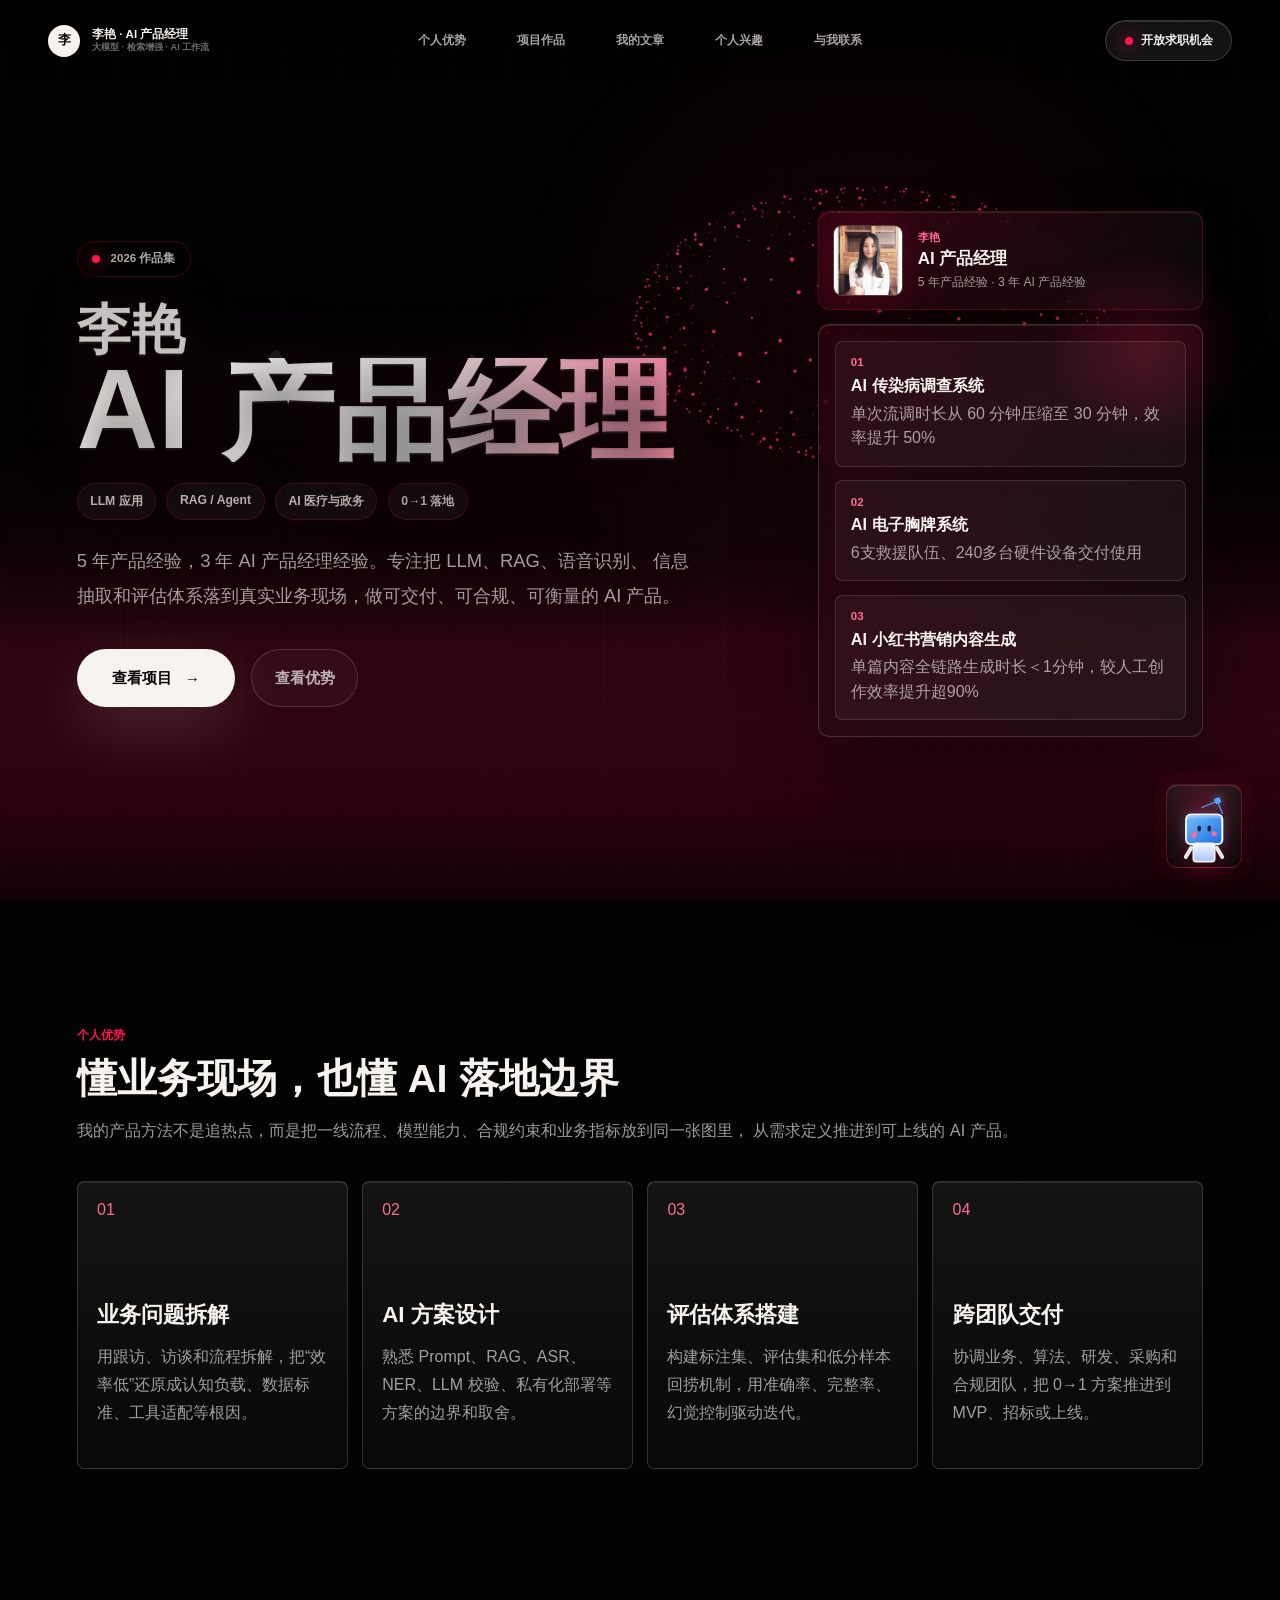
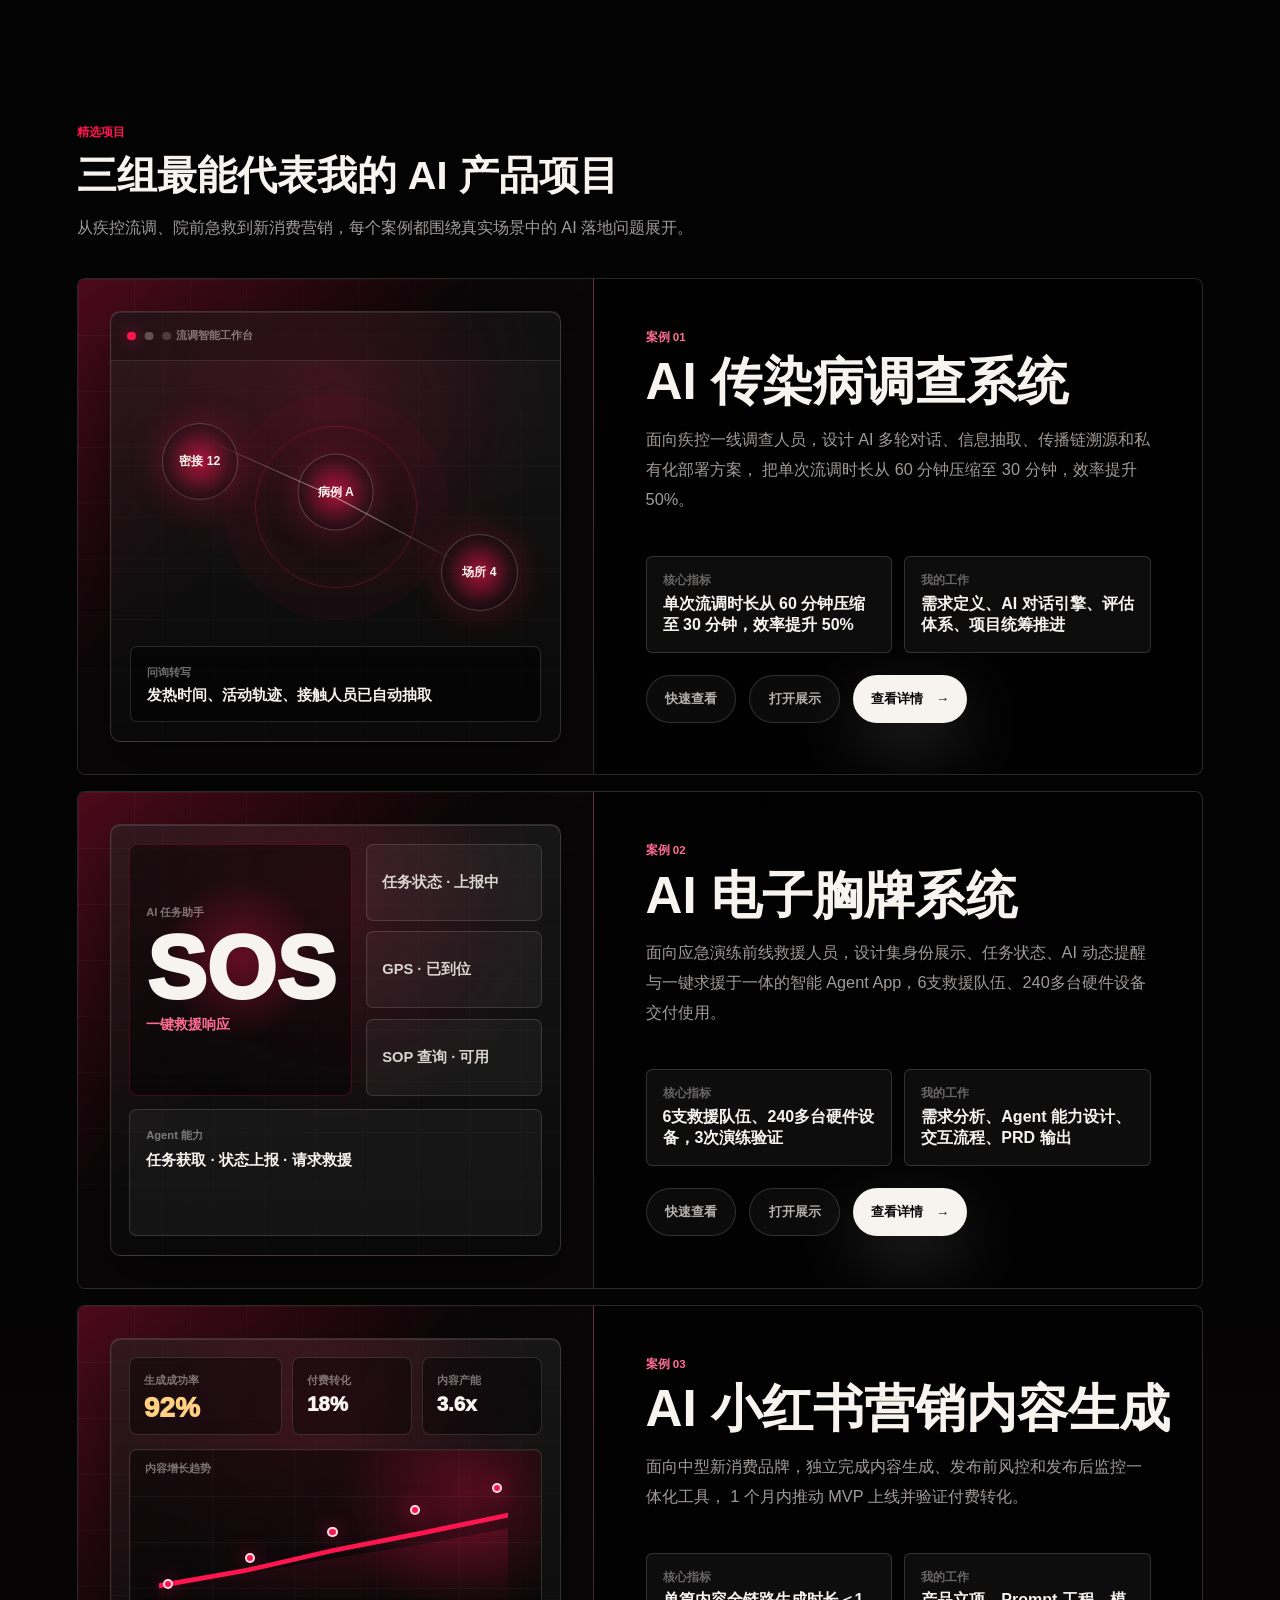
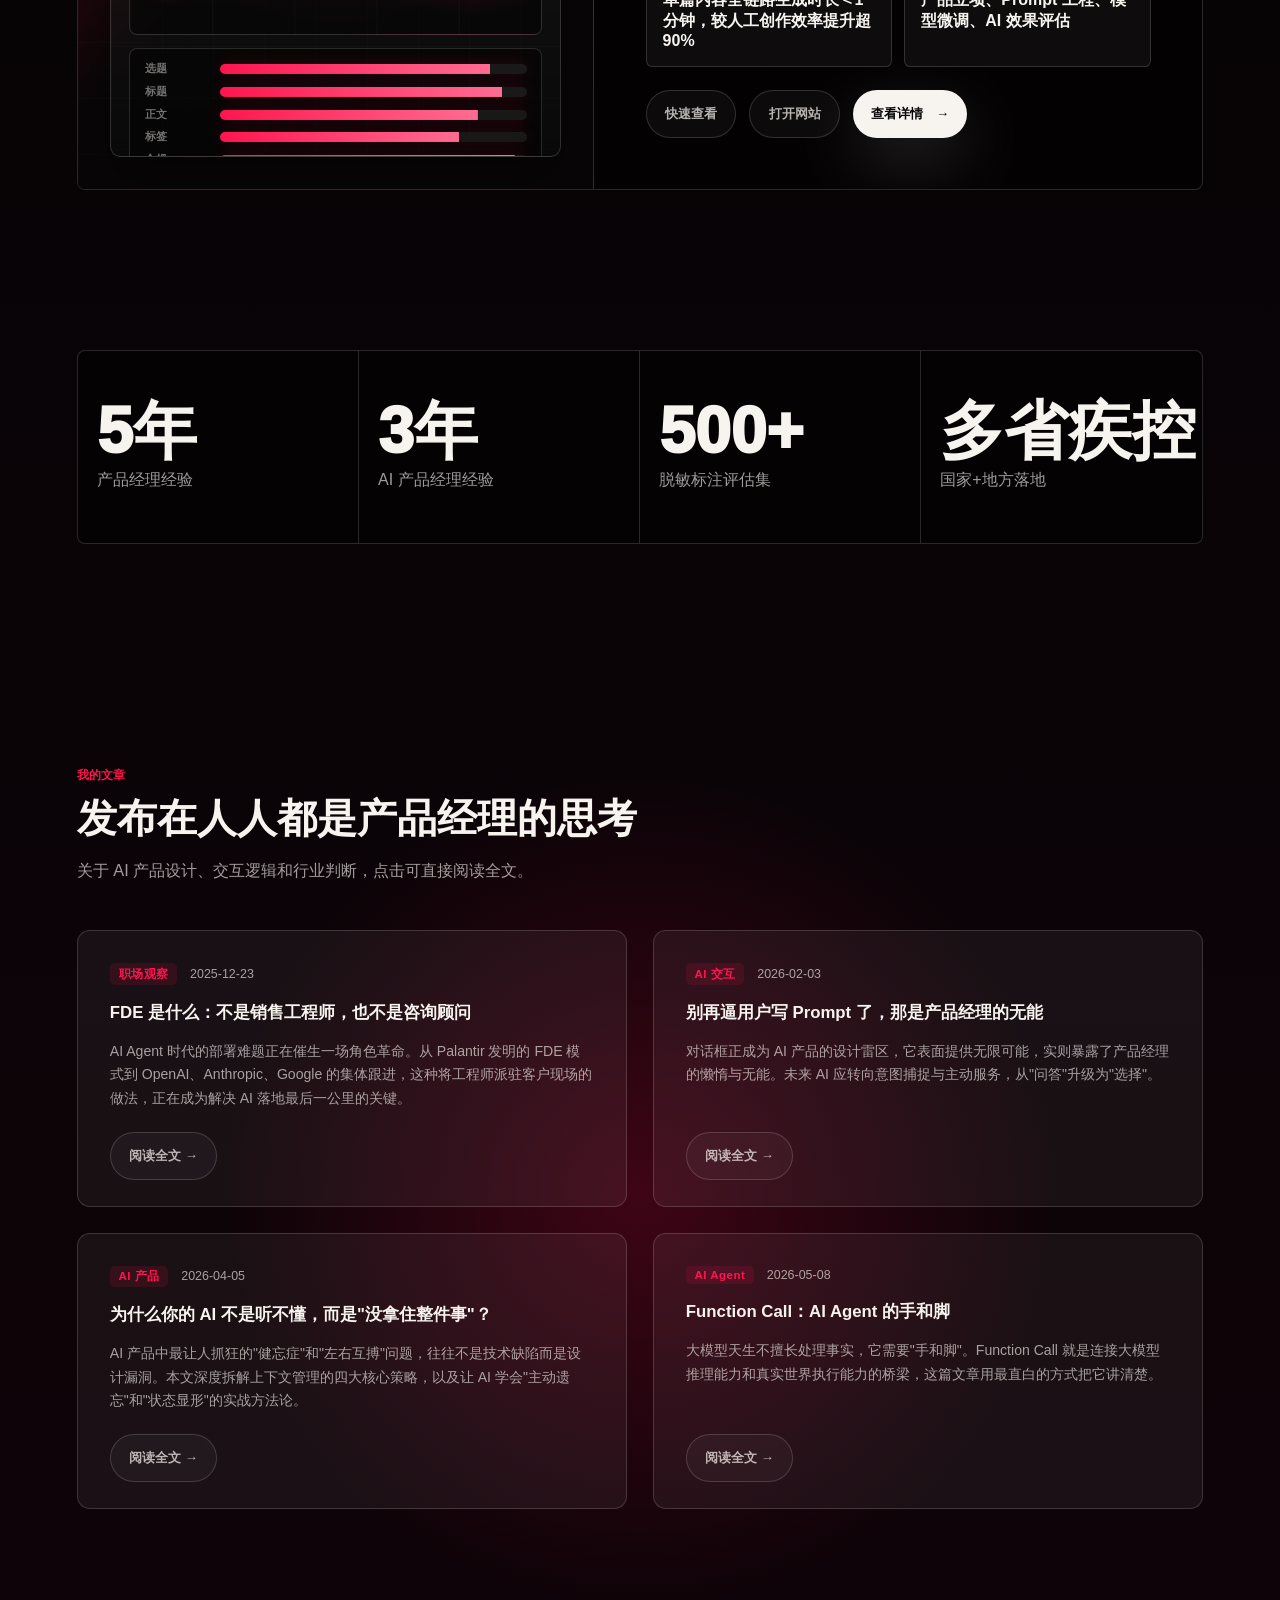
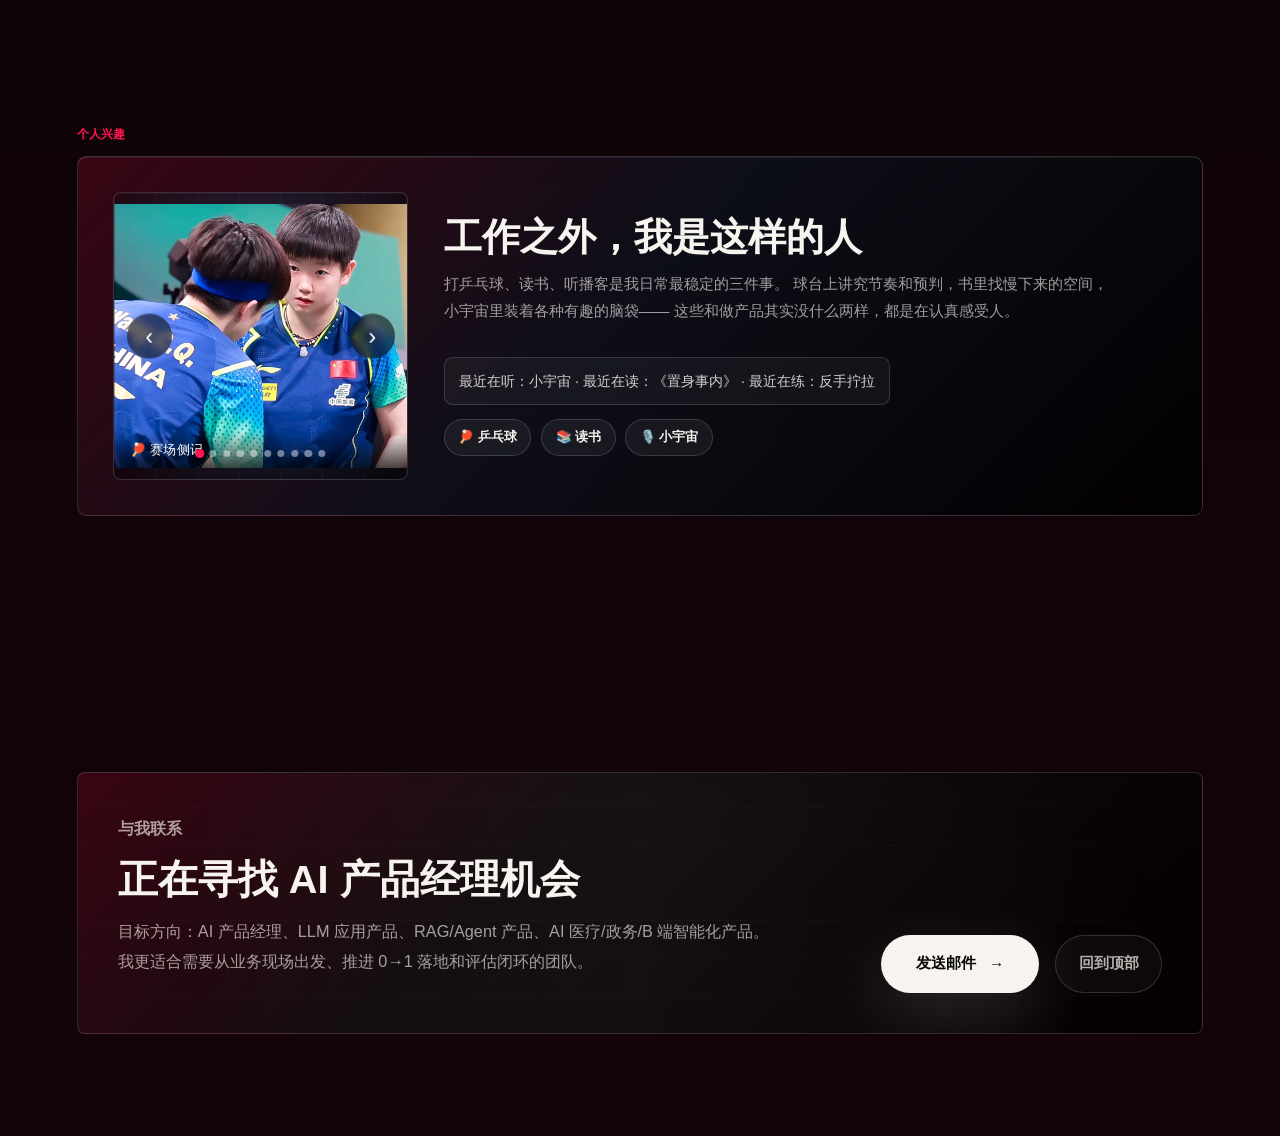
<file: index.html>
<!DOCTYPE html>
<html lang="zh-CN">
  <head>
    <meta charset="UTF-8" />
    <meta name="viewport" content="width=device-width, initial-scale=1.0" />
    <title>李艳 · AI 产品经理作品集</title>
    <meta
      name="description"
      content="李艳 AI 产品经理作品集：LLM 应用、RAG、AI 医疗与政务场景、AIGC 营销工具、产品评估体系。"
    />
    <link rel="stylesheet" href="./styles.css" />
  </head>
  <body>
    <canvas id="particle-field" aria-hidden="true"></canvas>
    <div class="grain" aria-hidden="true"></div>

    <header class="site-header">
      <a class="brand" href="#top" aria-label="返回顶部">
        <span class="brand-mark">李</span>
        <span>
          <strong>李艳 · AI 产品经理</strong>
          <small>大模型 · 检索增强 · AI 工作流</small>
        </span>
      </a>

      <nav class="main-nav" aria-label="主导航">
        <a href="#profile">个人优势</a>
        <a href="#work">项目作品</a>
        <a href="#writing">我的文章</a>
        <a href="#interest">个人兴趣</a>
        <a href="#contact">与我联系</a>
      </nav>

      <button class="availability" type="button" data-contact-modal onclick="openContactModal()">
        <span></span>
        开放求职机会
      </button>
    </header>

    <main id="top">
      <section class="hero" aria-labelledby="hero-title">
        <div class="hero-core">
          <p class="eyebrow"><span></span> 2026 作品集</p>
          <h1 id="hero-title">
            <span>李艳</span>
            <span>AI 产品经理</span>
          </h1>
          <div class="hero-tags" aria-label="核心方向">
            <span>LLM 应用</span>
            <span>RAG / Agent</span>
            <span>AI 医疗与政务</span>
            <span>0→1 落地</span>
          </div>
          <p class="hero-copy">
            5 年产品经验，3 年 AI 产品经理经验。专注把 LLM、RAG、语音识别、
            信息抽取和评估体系落到真实业务现场，做可交付、可合规、可衡量的 AI 产品。
          </p>
          <div class="hero-actions">
            <a class="primary-cta" href="#work">
              查看项目
              <span aria-hidden="true">→</span>
            </a>
            <a class="ghost-cta" href="#profile">查看优势</a>
          </div>
        </div>

        <div class="hero-showcase">
          <aside class="hero-person" aria-label="李艳头像与身份">
            <img src="./assets/liyan-avatar.jpg" alt="李艳头像" />
            <div>
              <span>李艳</span>
              <strong>AI 产品经理</strong>
              <p>5 年产品经验 · 3 年 AI 产品经验</p>
            </div>
          </aside>

          <div class="hero-proof" aria-label="首页项目摘要">
            <div>
              <span>01</span>
              <strong>AI 传染病调查系统</strong>
              <p>单次流调时长从 60 分钟压缩至 30 分钟，效率提升 50%</p>
            </div>
            <div>
              <span>02</span>
              <strong>AI 电子胸牌系统</strong>
              <p>6支救援队伍、240多台硬件设备交付使用</p>
            </div>
            <div>
              <span>03</span>
              <strong>AI 小红书营销内容生成</strong>
              <p>单篇内容全链路生成时长＜1分钟，较人工创作效率提升超90%</p>
            </div>
          </div>
        </div>

        <aside class="hero-panel" aria-label="职业亮点">
          <div class="panel-line">
            <span>方向</span>
            <strong>AI 产品经理 / LLM 应用产品</strong>
          </div>
          <div class="panel-line">
            <span>方法</span>
            <strong>从业务现场到模型评估闭环</strong>
          </div>
          <div class="panel-line">
            <span>价值</span>
            <strong>效率提升 · 合规落地 · 商业验证</strong>
          </div>
        </aside>

      </section>

      <section id="profile" class="section profile-section">
        <div class="section-kicker">个人优势</div>
        <div class="section-head">
          <h2>懂业务现场，也懂 AI 落地边界</h2>
          <p>
            我的产品方法不是追热点，而是把一线流程、模型能力、合规约束和业务指标放到同一张图里，
            从需求定义推进到可上线的 AI 产品。
          </p>
        </div>

        <div class="profile-grid">
          <article class="profile-card reveal">
            <span>01</span>
            <h3>业务问题拆解</h3>
            <p>用跟访、访谈和流程拆解，把“效率低”还原成认知负载、数据标准、工具适配等根因。</p>
          </article>
          <article class="profile-card reveal">
            <span>02</span>
            <h3>AI 方案设计</h3>
            <p>熟悉 Prompt、RAG、ASR、NER、LLM 校验、私有化部署等方案的边界和取舍。</p>
          </article>
          <article class="profile-card reveal">
            <span>03</span>
            <h3>评估体系搭建</h3>
            <p>构建标注集、评估集和低分样本回捞机制，用准确率、完整率、幻觉控制驱动迭代。</p>
          </article>
          <article class="profile-card reveal">
            <span>04</span>
            <h3>跨团队交付</h3>
            <p>协调业务、算法、研发、采购和合规团队，把 0→1 方案推进到 MVP、招标或上线。</p>
          </article>
        </div>
      </section>

      <section id="work" class="section work-section">
        <div class="section-kicker">精选项目</div>
        <div class="section-head">
          <h2>三组最能代表我的 AI 产品项目</h2>
          <p>
            从疾控流调、院前急救到新消费营销，每个案例都围绕真实场景中的 AI 落地问题展开。
          </p>
        </div>

        <div class="work-list">
          <article class="work-item reveal" data-case-card="agent">
            <div class="work-visual visual-agent">
              <div class="case-screen case-screen-agent">
                <div class="case-screen-top">
                  <span></span>
                  <strong>流调智能工作台</strong>
                </div>
                <div class="agent-map">
                  <span class="agent-node node-main">病例 A</span>
                  <span class="agent-node node-b">密接 12</span>
                  <span class="agent-node node-c">场所 4</span>
                  <span class="agent-line line-a"></span>
                  <span class="agent-line line-b"></span>
                </div>
                <div class="agent-transcript">
                  <span>问询转写</span>
                  <strong>发热时间、活动轨迹、接触人员已自动抽取</strong>
                </div>
              </div>
            </div>
            <div class="work-copy">
              <p class="work-index">案例 01</p>
              <h3>AI 传染病调查系统</h3>
              <p>
                面向疾控一线调查人员，设计 AI 多轮对话、信息抽取、传播链溯源和私有化部署方案，
                把单次流调时长从 60 分钟压缩至 30 分钟，效率提升 50%。
              </p>
              <dl>
                <div>
                  <dt>核心指标</dt>
                  <dd>单次流调时长从 60 分钟压缩至 30 分钟，效率提升 50%</dd>
                </div>
                <div>
                  <dt>我的工作</dt>
                  <dd>需求定义、AI 对话引擎、评估体系、项目统筹推进</dd>
                </div>
              </dl>
              <div class="work-actions">
                <button class="ghost-cta mini-cta" type="button" data-case-modal="agent" onclick="openCaseModal('agent')">快速查看</button>
                <a class="ghost-cta mini-cta" href="./demos/ai-liudiao.html" target="_blank" rel="noreferrer">
                  打开展示
                </a>
                <a class="primary-cta mini-cta" href="./cases/agent.html">
                  查看详情
                  <span aria-hidden="true">→</span>
                </a>
              </div>
            </div>
          </article>

          <article class="work-item reveal" data-case-card="rag">
            <div class="work-visual visual-rag">
              <div class="case-screen case-screen-triage">
                <div class="triage-priority">
                  <span>AI 任务助手</span>
                  <strong>SOS</strong>
                  <small>一键救援响应</small>
                </div>
                <div class="triage-vitals">
                  <span>任务状态 · 上报中</span>
                  <span>GPS · 已到位</span>
                  <span>SOP 查询 · 可用</span>
                </div>
                <div class="triage-rules">
                  <span>Agent 能力</span>
                  <strong>任务获取 · 状态上报 · 请求救援</strong>
                </div>
              </div>
            </div>
            <div class="work-copy">
              <p class="work-index">案例 02</p>
              <h3>AI 电子胸牌系统</h3>
              <p>
                面向应急演练前线救援人员，设计集身份展示、任务状态、AI 动态提醒与一键求援于一体的智能 Agent App，6支救援队伍、240多台硬件设备交付使用。
              </p>
              <dl>
                <div>
                  <dt>核心指标</dt>
                  <dd>6支救援队伍、240多台硬件设备，3次演练验证</dd>
                </div>
                <div>
                  <dt>我的工作</dt>
                  <dd>需求分析、Agent 能力设计、交互流程、PRD 输出</dd>
                </div>
              </dl>
              <div class="work-actions">
                <button class="ghost-cta mini-cta" type="button" data-case-modal="rag" onclick="openCaseModal('rag')">快速查看</button>
                <a class="ghost-cta mini-cta" href="./demos/ai-badge.html" target="_blank" rel="noreferrer">
                  打开展示
                </a>
                <a class="primary-cta mini-cta" href="./cases/rag.html">
                  查看详情
                  <span aria-hidden="true">→</span>
                </a>
              </div>
            </div>
          </article>

          <article class="work-item reveal" data-case-card="growth">
            <div class="work-visual visual-growth">
              <div class="case-screen case-screen-growth">
                <div class="growth-metrics">
                  <div>
                    <span>生成成功率</span>
                    <strong>92%</strong>
                  </div>
                  <div>
                    <span>付费转化</span>
                    <strong>18%</strong>
                  </div>
                  <div>
                    <span>内容产能</span>
                    <strong>3.6x</strong>
                  </div>
                </div>
                <div class="growth-chart" aria-hidden="true">
                  <span class="chart-line"></span>
                  <i style="--x: 8%; --y: 70%"></i>
                  <i style="--x: 28%; --y: 56%"></i>
                  <i style="--x: 48%; --y: 42%"></i>
                  <i style="--x: 68%; --y: 30%"></i>
                  <i style="--x: 88%; --y: 18%"></i>
                </div>
                <div class="growth-funnel">
                  <div>
                    <span>选题</span>
                    <strong style="--w: 88%"></strong>
                  </div>
                  <div>
                    <span>标题</span>
                    <strong style="--w: 92%"></strong>
                  </div>
                  <div>
                    <span>正文</span>
                    <strong style="--w: 84%"></strong>
                  </div>
                  <div>
                    <span>标签</span>
                    <strong style="--w: 78%"></strong>
                  </div>
                  <div>
                    <span>合规</span>
                    <strong style="--w: 96%"></strong>
                  </div>
                </div>
              </div>
            </div>
            <div class="work-copy">
              <p class="work-index">案例 03</p>
              <h3>AI 小红书营销内容生成</h3>
              <p>
                面向中型新消费品牌，独立完成内容生成、发布前风控和发布后监控一体化工具，
                1 个月内推动 MVP 上线并验证付费转化。
              </p>
              <dl>
                <div>
                  <dt>核心指标</dt>
                  <dd>单篇内容全链路生成时长＜1分钟，较人工创作效率提升超90%</dd>
                </div>
                <div>
                  <dt>我的工作</dt>
                  <dd>产品立项、Prompt 工程、模型微调、AI 效果评估</dd>
                </div>
              </dl>
              <div class="work-actions">
                <button class="ghost-cta mini-cta" type="button" data-case-modal="growth" onclick="openCaseModal('growth')">快速查看</button>
                <a class="ghost-cta mini-cta" href="https://www.honjing8.top/" target="_blank" rel="noreferrer">
                  打开网站
                </a>
                <a class="primary-cta mini-cta" href="./cases/growth.html">
                  查看详情
                  <span aria-hidden="true">→</span>
                </a>
              </div>
            </div>
          </article>
        </div>
      </section>

      <section class="section signal-section">
        <div class="signal-board reveal">
          <div>
            <span>5年</span>
            <p>产品经理经验</p>
          </div>
          <div>
            <span>3年</span>
            <p>AI 产品经理经验</p>
          </div>
          <div>
            <span>500+</span>
            <p>脱敏标注评估集</p>
          </div>
          <div>
            <span style="white-space:nowrap">多省疾控</span>
            <p>国家+地方落地</p>
          </div>
        </div>
      </section>

      <section id="writing" class="section writing-section">
        <div class="section-kicker">我的文章</div>
        <div class="section-head">
          <h2>发布在人人都是产品经理的思考</h2>
          <p>关于 AI 产品设计、交互逻辑和行业判断，点击可直接阅读全文。</p>
        </div>
        <div class="writing-list">
          <article class="writing-card" data-article="article1">
            <div class="writing-meta">
              <span class="writing-tag">职场观察</span>
              <span class="writing-date">2025-12-23</span>
            </div>
            <h3>FDE 是什么：不是销售工程师，也不是咨询顾问</h3>
            <p>AI Agent 时代的部署难题正在催生一场角色革命。从 Palantir 发明的 FDE 模式到 OpenAI、Anthropic、Google 的集体跟进，这种将工程师派驻客户现场的做法，正在成为解决 AI 落地最后一公里的关键。</p>
            <button class="ghost-cta mini-cta" type="button" data-open-article="article1">阅读全文 →</button>
          </article>

          <article class="writing-card" data-article="article2">
            <div class="writing-meta">
              <span class="writing-tag">AI 交互</span>
              <span class="writing-date">2026-02-03</span>
            </div>
            <h3>别再逼用户写 Prompt 了，那是产品经理的无能</h3>
            <p>对话框正成为 AI 产品的设计雷区，它表面提供无限可能，实则暴露了产品经理的懒惰与无能。未来 AI 应转向意图捕捉与主动服务，从"问答"升级为"选择"。</p>
            <button class="ghost-cta mini-cta" type="button" data-open-article="article2">阅读全文 →</button>
          </article>

          <article class="writing-card" data-article="article3">
            <div class="writing-meta">
              <span class="writing-tag">AI 产品</span>
              <span class="writing-date">2026-04-05</span>
            </div>
            <h3>为什么你的 AI 不是听不懂，而是"没拿住整件事"？</h3>
            <p>AI 产品中最让人抓狂的"健忘症"和"左右互搏"问题，往往不是技术缺陷而是设计漏洞。本文深度拆解上下文管理的四大核心策略，以及让 AI 学会"主动遗忘"和"状态显形"的实战方法论。</p>
            <button class="ghost-cta mini-cta" type="button" data-open-article="article3">阅读全文 →</button>
          </article>

          <article class="writing-card" data-article="article4">
            <div class="writing-meta">
              <span class="writing-tag">AI Agent</span>
              <span class="writing-date">2026-05-08</span>
            </div>
            <h3>Function Call：AI Agent 的手和脚</h3>
            <p>大模型天生不擅长处理事实，它需要"手和脚"。Function Call 就是连接大模型推理能力和真实世界执行能力的桥梁，这篇文章用最直白的方式把它讲清楚。</p>
            <button class="ghost-cta mini-cta" type="button" data-open-article="article4">阅读全文 →</button>
          </article>
        </div>
      </section>

      <!-- 文章弹窗 -->
      <div class="modal-layer" id="article-modal" aria-hidden="true">
        <div class="modal-backdrop" data-close-article-modal></div>
        <section class="case-modal article-modal-inner" role="dialog" aria-modal="true" aria-labelledby="article-modal-title">
          <button class="modal-close" type="button" aria-label="关闭" data-close-article-modal>×</button>
          <p class="section-kicker" id="article-modal-tag"></p>
          <h2 id="article-modal-title"></h2>
          <div class="article-modal-body" id="article-modal-body"></div>
        </section>
      </div>

      <section id="interest" class="section assistant-section">
        <div class="section-kicker">个人兴趣</div>
        <div class="assistant-shell reveal">
          <div class="assistant-visual interest-media-wrap">
            <div class="interest-carousel-inner">
              <div class="carousel-track" id="carousel-track">
                <div class="carousel-slide"><img src="./assets/interest/tt1.jpg" alt="乒乓球赛事" loading="lazy" style="object-position: top center"><div class="slide-caption">🏓 赛场侧记</div></div>
                <div class="carousel-slide"><img src="./assets/interest/tt2.jpg" alt="乒乓球赛事" loading="lazy" style="object-position: top center"><div class="slide-caption">🏓 精彩对决</div></div>
                <div class="carousel-slide"><img src="./assets/interest/tt3.jpg" alt="乒乓球赛场" loading="lazy" style="object-position: top center"><div class="slide-caption">🏓 赛场现场</div></div>
                <div class="carousel-slide"><img src="./assets/interest/tt4.jpg" alt="乒乓球颁奖" loading="lazy" style="object-position: top center"><div class="slide-caption">🏆 澳门2026颁奖</div></div>
                <div class="carousel-slide"><img src="./assets/interest/tt5.jpg" alt="乒乓球" loading="lazy" style="object-position: top center"><div class="slide-caption">🏓 赛场之外</div></div>
                <div class="carousel-slide"><img src="./assets/interest/life1.jpg" alt="灯塔" loading="lazy"><div class="slide-caption">🌊 海边灯塔</div></div>
                <div class="carousel-slide"><img src="./assets/interest/life2.jpg" alt="海边" loading="lazy" style="object-position: center 30%"><div class="slide-caption">🌊 海边记忆</div></div>
                <div class="carousel-slide"><img src="./assets/interest/life3.jpg" alt="旅行" loading="lazy" style="object-position: center center"><div class="slide-caption">✈️ 旅途中</div></div>
                <div class="carousel-slide carousel-slide-video"><video src="./assets/interest/video1.mp4" controls preload="none" playsinline poster="./assets/interest/video1_poster.jpg"></video><div class="slide-caption">🎥 旅行片段</div></div>
                <div class="carousel-slide carousel-slide-video"><video src="./assets/interest/video2.mp4" controls preload="none" playsinline poster="./assets/interest/video2_poster.jpg"></video><div class="slide-caption">🎥 生活日常</div></div>
              </div>
              <button class="carousel-btn carousel-prev" id="carousel-prev" aria-label="上一张">‹</button>
              <button class="carousel-btn carousel-next" id="carousel-next" aria-label="下一张">›</button>
              <div class="carousel-dots" id="carousel-dots"></div>
            </div>
          </div>
          <div class="assistant-copy">
            <h2>工作之外，我是这样的人</h2>
            <p>
              打乒乓球、读书、听播客是我日常最稳定的三件事。
              球台上讲究节奏和预判，书里找慢下来的空间，小宇宙里装着各种有趣的脑袋——
              这些和做产品其实没什么两样，都是在认真感受人。
            </p>
            <div class="assistant-chat" id="assistant-chat" aria-live="polite">
              <div class="chat-line bot">最近在听：小宇宙 · 最近在读：《置身事内》 · 最近在练：反手拧拉</div>
            </div>
            <div class="assistant-prompts" aria-label="兴趣快捷问题">
              <button type="button" data-assistant-q="fit">🏓 乒乓球</button>
              <button type="button" data-assistant-q="projects">📚 读书</button>
              <button type="button" data-assistant-q="stack">🎙️ 小宇宙</button>
            </div>
          </div>
        </div>
      </section>

      <section id="contact" class="section contact-section">
        <div class="contact-shell reveal">
          <div>
            <p class="section-kicker">与我联系</p>
            <h2>正在寻找 AI 产品经理机会</h2>
            <p>
              目标方向：AI 产品经理、LLM 应用产品、RAG/Agent 产品、AI 医疗/政务/B 端智能化产品。
              我更适合需要从业务现场出发、推进 0→1 落地和评估闭环的团队。
            </p>
          </div>
          <div class="contact-actions">
            <button class="primary-cta" type="button" data-contact-modal onclick="openContactModal()">
              发送邮件
              <span aria-hidden="true">→</span>
            </button>
            <a class="ghost-cta" href="#top">回到顶部</a>
          </div>
        </div>
      </section>
    </main>

    <div class="modal-layer" id="case-modal" aria-hidden="true">
      <div class="modal-backdrop" data-close-modal></div>
      <section class="case-modal" role="dialog" aria-modal="true" aria-labelledby="case-modal-title">
        <button class="modal-close" type="button" aria-label="关闭" data-close-modal>×</button>
        <p class="section-kicker" id="case-modal-kicker">案例 01</p>
          <h2 id="case-modal-title">AI 传染病调查系统</h2>
        <p id="case-modal-desc"></p>
        <div class="modal-metrics" id="case-modal-metrics"></div>
        <div class="modal-flow" id="case-modal-flow"></div>
        <div class="modal-actions">
          <a class="primary-cta" id="case-modal-link" href="./cases/agent.html">
            查看详情页
            <span aria-hidden="true">→</span>
          </a>
          <button class="ghost-cta" type="button" data-close-modal>关闭</button>
        </div>
      </section>
    </div>

    <div class="modal-layer" id="contact-modal" aria-hidden="true">
      <div class="modal-backdrop" data-close-modal></div>
      <section class="case-modal contact-modal" role="dialog" aria-modal="true" aria-labelledby="contact-modal-title">
        <button class="modal-close" type="button" aria-label="关闭" data-close-modal>×</button>
        <p class="section-kicker">联系方式</p>
          <h2 id="contact-modal-title">AI 产品经理机会沟通</h2>
          <p>
          目标方向：LLM 应用产品、RAG/Agent、AI 医疗、政务数字化、B 端智能化和 AIGC 工具。
          可以直接把 JD、团队方向或面试邀约发到邮箱。
        </p>
        <div class="modal-metrics">
          <div>
            <span>邮箱</span>
            <strong>1836883018@qq.com</strong>
          </div>
          <div>
            <span>电话</span>
            <strong>182 6217 9881</strong>
          </div>
          <div>
            <span>网站</span>
            <strong>liyanai.com</strong>
          </div>
        </div>
        <div class="modal-actions">
          <a class="primary-cta" href="mailto:1836883018@qq.com">
            发送邮件
            <span aria-hidden="true">→</span>
          </a>
          <button class="ghost-cta" type="button" data-close-modal>关闭</button>
        </div>
      </section>
    </div>

    <section class="ai-version-widget" id="ai-version-widget" aria-label="AI 版我问答助手">
      <button class="ai-version-toggle" type="button" aria-label="打开 AI 版我" aria-expanded="false">
        <span class="robot-bot ai-toggle-bot" aria-hidden="true">
          <span class="robot-antenna"></span>
          <span class="robot-head">
            <i></i>
            <i></i>
          </span>
          <span class="robot-body"></span>
        </span>
      </button>
      <div class="ai-version-panel" aria-hidden="true">
        <div class="ai-version-header">
          <div class="ai-version-avatar" aria-hidden="true">
            <span class="robot-bot ai-panel-bot">
              <span class="robot-antenna"></span>
              <span class="robot-head">
                <i></i>
                <i></i>
              </span>
              <span class="robot-body"></span>
            </span>
          </div>
          <div>
            <h2>AI 版我</h2>
            <p><span></span> 在线 · 随时回答关于我的问题</p>
          </div>
          <button class="ai-version-close" type="button" aria-label="关闭 AI 版我">×</button>
        </div>
        <div class="ai-version-messages" id="ai-version-messages" aria-live="polite">
          <div class="ai-message bot">
            <p>嗨！我是这位产品经理的 AI 分身。你可以问我关于她的工作经历、擅长的领域、做过的案例，或者直接问“你适合我们团队吗”这类问题。</p>
            <time>刚刚</time>
          </div>
        </div>
        <div class="ai-version-quick" aria-label="快捷问题">
          <button type="button" data-ai-chat-q="strength">最擅长什么</button>
          <button type="button" data-ai-chat-q="hardcase">最难的案例</button>
          <button type="button" data-ai-chat-q="method">设计方法论</button>
          <button type="button" data-ai-chat-q="startup">适合创业公司吗</button>
        </div>
        <form class="ai-version-form" id="ai-version-form">
          <input id="ai-version-input" type="text" autocomplete="off" placeholder="问我任何关于这位产品经理的问题..." />
          <button type="submit" aria-label="发送问题">
            <span aria-hidden="true">➤</span>
          </button>
        </form>
      </div>
    </section>

    <script src="./script.js?v=2"></script>
  
  <script>
  // ── 文章数据（内联兜底，确保 Chrome 下 openArticle 可用）──
  (function() {
    var articleData = {
      article1: {
        tag: "职场观察",
        title: "FDE 是什么：不是销售工程师，也不是咨询顾问",
        body: "<p>AI Agent 时代的部署难题正在催生一场角色革命。从 Palantir 发明的 FDE 模式到 OpenAI、Anthropic、Google 的集体跟进，这种将工程师派驻客户现场的做法，正在成为解决 AI 落地最后一公里的关键。</p><h3>FDE 是什么？</h3><p>FDE（Forward Deployed Engineer，前沿部署工程师）是一种介于工程师与咨询顾问之间的新型角色。他们不坐在总部写代码，而是嵌入客户现场，直接面对真实的业务流程、系统环境和使用者。这个角色最早由 Palantir 系统性地实践，让"交付"从"部署完成"变成了"真正跑起来、业务真的在用"。</p><h3>FDE 和销售工程师的区别</h3><p>销售工程师（SE）的核心任务是"帮客户理解产品、促成成交"，在销售漏斗里。FDE 的核心任务是"在客户现场把产品真正跑起来"，在交付链路里。SE 的成功标准是签单，FDE 的成功标准是业务价值。</p><h3>为什么 AI 时代特别需要 FDE？</h3><p>AI 产品落地比传统软件难得多。难点不在于 API 接不上，而在于：数据质量参差不齐、业务流程不标准、用户不知道怎么用、效果验证缺乏标准。这些问题在客户现场才能看见，在总部是看不见的。</p><h3>对 AI 产品经理的启示</h3><p>交付不等于上线。真正的落地，需要有人深入现场，理解一线痛点，把产品能力翻译成业务语言，并建立可持续的反馈闭环。</p>"
      },
      article2: {
        tag: "AI 交互",
        title: "别再逼用户写 Prompt 了，那是产品经理的无能",
        body: "<p>对话框正成为 AI 产品的设计雷区，它表面提供无限可能，实则暴露了产品经理的懒惰与无能。</p><h3>对话框的陷阱</h3><p>很多 AI 产品的核心交互就是一个输入框，告诉用户"你可以问我任何问题"。这听起来很强大，实际上是把所有认知负担都转移给了用户——这不是赋能，这是甩锅。大多数用户并不是 Prompt 工程师，不知道如何描述自己的需求，不会用结构化语言表达上下文。</p><h3>从"问答"到"选择"</h3><p>更好的设计方向是：让 AI 主动捕捉意图，而不是被动等待指令。预填充常见场景、提供结构化引导、根据上下文主动推荐动作、把"输入"变成"选择"。当用户打开营销文案工具，不应该面对空白输入框，而应该看到"选择产品类型""描述核心卖点""选择目标用户"这样的结构化引导。</p><h3>意图捕捉是产品设计的责任</h3><p>Prompt 设计不应该是用户的作业，而是产品经理的作业。好的 AI 产品，应该把最好的 Prompt 藏在产品交互里，让用户在不知不觉中完成最有效的表达。</p>"
      },
      article3: {
        tag: "AI 产品",
        title: "为什么你的 AI 不是听不懂，而是「没拿住整件事」？",
        body: "<p>AI 产品中最让人抓狂的"健忘症"和"左右互搏"问题，往往不是技术缺陷而是设计漏洞。</p><h3>AI 的"没拿住整件事"是什么感受？</h3><p>用户和 AI 聊了十几轮，突然发现 AI 忘了最开始说的约束条件；或者同一个问题，前后得到了两个矛盾的答案；或者用户改了一个细节，AI 把之前所有设定都重置了。这不是 AI 不聪明，而是上下文管理出了问题。</p><h3>四大上下文管理策略</h3><p><strong>1. 关键信息显式锚定</strong>：把用户最重要的约束和目标，在每一轮对话开始时重新注入到 Prompt 里。<strong>2. 状态显形设计</strong>：让用户随时能看到"AI 现在理解的是什么"。<strong>3. 主动遗忘机制</strong>：过期的、被覆盖的信息应该被清除，而不是无差别地塞进上下文窗口。<strong>4. 多轮状态机设计</strong>：把对话过程拆解成有限的状态节点，每个状态明确知道自己在整件事里处于哪一步。</p><h3>结论</h3><p>上下文管理不是纯技术问题，是产品设计问题。解决它，需要产品经理深度参与对话流程设计，而不仅仅是写一段系统 Prompt 然后祈祷模型自己解决。</p>"
      },
      article4: {
        tag: "AI Agent",
        title: "Function Call：AI Agent 的手和脚",
        body: "<p>大模型天生不擅长处理事实，它需要"手和脚"。Function Call 就是连接大模型推理能力和真实世界执行能力的桥梁。</p><h3>大模型的局限：只有脑子没有手</h3><p>大模型非常擅长推理、生成、归纳，但它做不到实时查天气、调数据库、发邮件、调用企业内部系统。Function Call 的出现，就是给大模型装上了"手和脚"——让它能够识别出"我需要调用某个工具"，把参数整理好，交给外部系统执行，再把结果拿回来继续推理。</p><h3>Function Call 的工作原理</h3><p>四步流程：① 用户提问 → ② 模型判断需要调用哪个函数、传什么参数 → ③ 外部系统执行函数并返回结果 → ④ 模型基于结果生成最终回答。关键在于第②步：模型根据系统 Prompt 里定义的函数描述来判断，函数描述写得好不好直接决定 Agent 能不能用对工具。</p><h3>对 AI Agent 产品设计的意义</h3><p>Function Call 是 AI Agent 能力的基础设施。没有它，Agent 只能"说"，不能"做"。设计 Agent 产品时，最重要的工作之一就是定义好工具集合：哪些场景需要哪些工具，工具的描述是否足够清晰，工具调用的边界和权限是否合理。</p>"
      }
    };

    function openLayer(layer) {
      if (!layer) return;
      layer.classList.add('is-open');
      layer.setAttribute('aria-hidden', 'false');
      document.body.classList.add('modal-open');
      var btn = layer.querySelector('.modal-close');
      if (btn) btn.focus();
    }

    function closeArticleModal() {
      var layer = document.querySelector('#article-modal');
      if (!layer) return;
      layer.classList.remove('is-open');
      layer.setAttribute('aria-hidden', 'true');
      document.body.classList.remove('modal-open');
    }

    window.openArticle = function(key) {
      var data = articleData[key];
      var layer = document.querySelector('#article-modal');
      if (!data || !layer) return;
      document.querySelector('#article-modal-tag').textContent = data.tag;
      document.querySelector('#article-modal-title').textContent = data.title;
      document.querySelector('#article-modal-body').innerHTML = data.body;
      openLayer(layer);
    };

    // 绑定按钮（覆盖旧的监听器）
    document.addEventListener('DOMContentLoaded', function() {
      document.querySelectorAll('[data-open-article]').forEach(function(btn) {
        btn.addEventListener('click', function() {
          window.openArticle(btn.dataset.openArticle);
        });
      });
      document.querySelectorAll('[data-close-article-modal]').forEach(function(el) {
        el.addEventListener('click', closeArticleModal);
      });
    });

    // 也立即绑定一次（防止 DOMContentLoaded 已触发）
    document.querySelectorAll('[data-open-article]').forEach(function(btn) {
      btn.addEventListener('click', function() {
        window.openArticle(btn.dataset.openArticle);
      });
    });
    document.querySelectorAll('[data-close-article-modal]').forEach(function(el) {
      el.addEventListener('click', closeArticleModal);
    });
  })();
  </script>

</body>
</html>
</file>
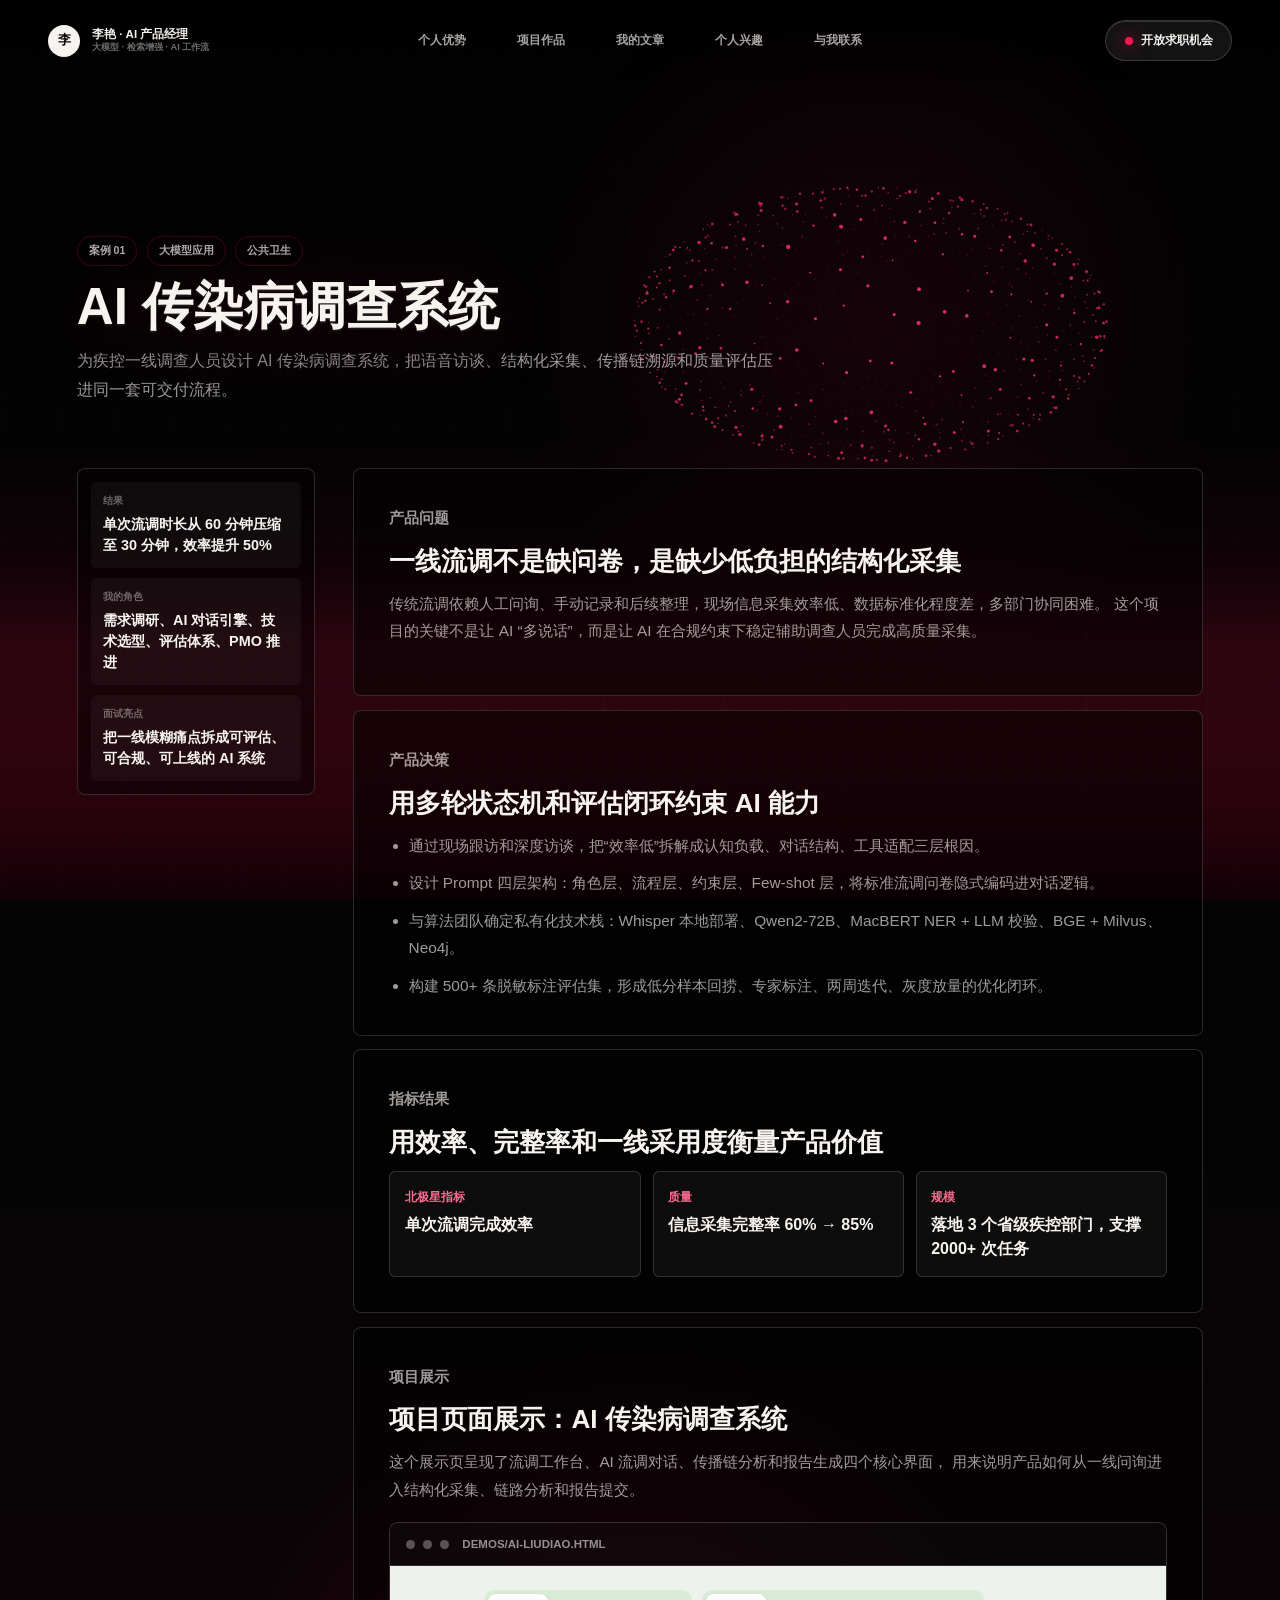
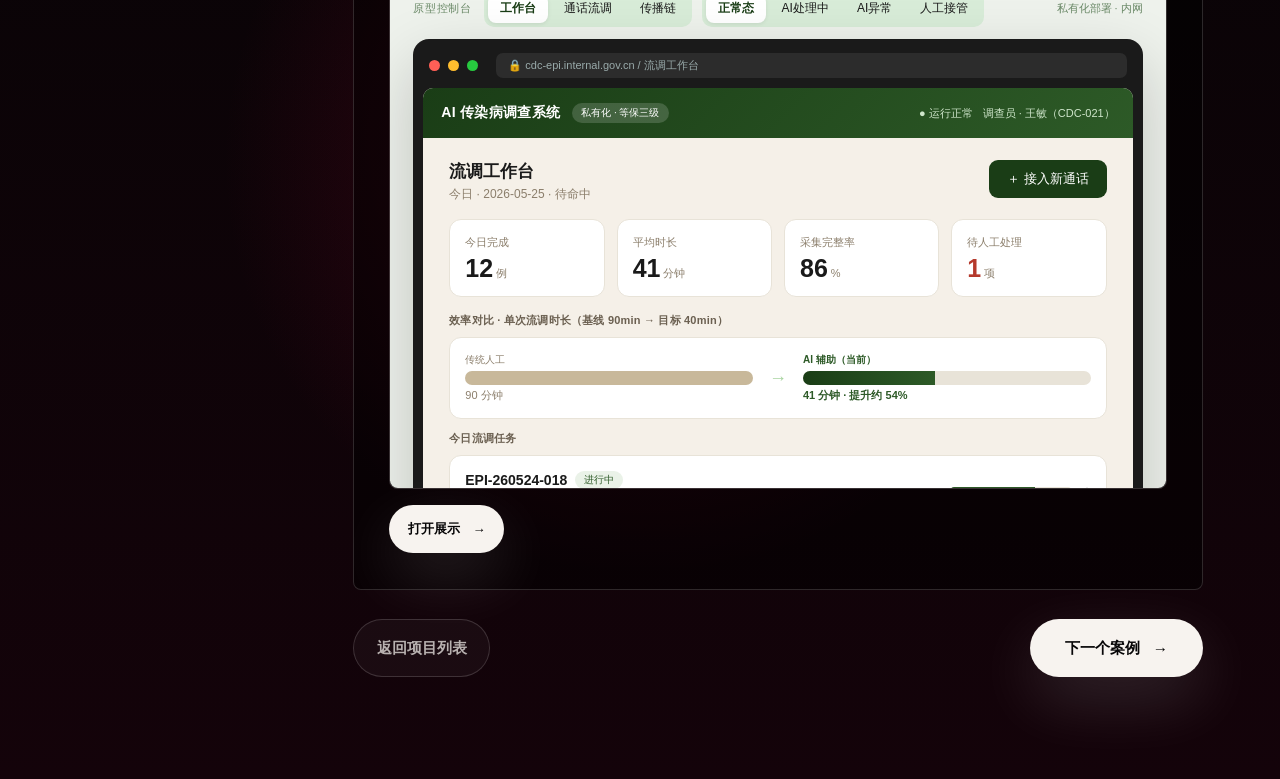
<file: cases/agent.html>
<!DOCTYPE html>
<html lang="zh-CN">
  <head>
    <meta charset="UTF-8" />
    <meta name="viewport" content="width=device-width, initial-scale=1.0" />
    <title>Case 01 · AI 传染病调查系统</title>
    <meta name="description" content="李艳 AI 产品经理作品集案例：AI 传染病调查系统的对话引擎、信息抽取、评估体系和合规落地。" />
    <link rel="stylesheet" href="../styles.css" />
  </head>
  <body class="detail-page">
    <canvas id="particle-field" aria-hidden="true"></canvas>
    <div class="grain" aria-hidden="true"></div>

    <header class="site-header">
      <a class="brand" href="../index.html#top" aria-label="返回首页">
        <span class="brand-mark">李</span>
        <span>
          <strong>李艳 · AI 产品经理</strong>
          <small>大模型 · 检索增强 · AI 工作流</small>
        </span>
      </a>
      <nav class="main-nav" aria-label="主导航">
        <a href="../index.html#profile">个人优势</a>
        <a href="../index.html#work">项目作品</a>
        <a href="../index.html#writing">我的文章</a>
        <a href="../index.html#interest">个人兴趣</a>
        <a href="../index.html#contact">与我联系</a>
      </nav>
      <a class="availability" href="mailto:1836883018@qq.com">
        <span></span>
        开放求职机会
      </a>
    </header>

    <main>
      <section class="detail-hero">
        <div class="detail-hero-inner reveal">
          <div class="detail-meta">
            <span>案例 01</span>
            <span>大模型应用</span>
            <span>公共卫生</span>
          </div>
          <h1>AI 传染病调查系统</h1>
          <p>
            为疾控一线调查人员设计 AI 传染病调查系统，把语音访谈、结构化采集、传播链溯源和质量评估压进同一套可交付流程。
          </p>
        </div>
      </section>

      <section class="detail-shell">
        <aside class="detail-side reveal">
          <div>
            <span>结果</span>
            <strong>单次流调时长从 60 分钟压缩至 30 分钟，效率提升 50%</strong>
          </div>
          <div>
            <span>我的角色</span>
            <strong>需求调研、AI 对话引擎、技术选型、评估体系、PMO 推进</strong>
          </div>
          <div>
            <span>面试亮点</span>
            <strong>把一线模糊痛点拆成可评估、可合规、可上线的 AI 系统</strong>
          </div>
        </aside>

        <div class="detail-content">
          <article class="detail-section reveal">
            <p class="section-kicker">产品问题</p>
            <h2>一线流调不是缺问卷，是缺少低负担的结构化采集</h2>
            <p>
              传统流调依赖人工问询、手动记录和后续整理，现场信息采集效率低、数据标准化程度差，多部门协同困难。
              这个项目的关键不是让 AI “多说话”，而是让 AI 在合规约束下稳定辅助调查人员完成高质量采集。
            </p>
          </article>

          <article class="detail-section reveal">
            <p class="section-kicker">产品决策</p>
            <h2>用多轮状态机和评估闭环约束 AI 能力</h2>
            <ul>
              <li>通过现场跟访和深度访谈，把“效率低”拆解成认知负载、对话结构、工具适配三层根因。</li>
              <li>设计 Prompt 四层架构：角色层、流程层、约束层、Few-shot 层，将标准流调问卷隐式编码进对话逻辑。</li>
              <li>与算法团队确定私有化技术栈：Whisper 本地部署、Qwen2-72B、MacBERT NER + LLM 校验、BGE + Milvus、Neo4j。</li>
              <li>构建 500+ 条脱敏标注评估集，形成低分样本回捞、专家标注、两周迭代、灰度放量的优化闭环。</li>
            </ul>
          </article>

          <article class="detail-section reveal">
            <p class="section-kicker">指标结果</p>
            <h2>用效率、完整率和一线采用度衡量产品价值</h2>
            <div class="detail-grid">
              <div>
                <span>北极星指标</span>
                <strong>单次流调完成效率</strong>
              </div>
              <div>
                <span>质量</span>
                <strong>信息采集完整率 60% → 85%</strong>
              </div>
              <div>
                <span>规模</span>
                <strong>落地 3 个省级疾控部门，支撑 2000+ 次任务</strong>
              </div>
            </div>
          </article>

          <article class="detail-section reveal">
            <p class="section-kicker">项目展示</p>
            <h2>项目页面展示：AI 传染病调查系统</h2>
            <p>
              这个展示页呈现了流调工作台、AI 流调对话、传播链分析和报告生成四个核心界面，
              用来说明产品如何从一线问询进入结构化采集、链路分析和报告提交。
            </p>
            <div class="demo-frame-shell">
              <div class="demo-frame-top">
                <span></span><span></span><span></span>
                <strong>demos/ai-liudiao.html</strong>
              </div>
              <iframe class="demo-frame" src="../demos/ai-liudiao.html" title="AI 传染病调查系统页面展示"></iframe>
            </div>
            <div class="demo-actions">
              <a class="primary-cta mini-cta" href="../demos/ai-liudiao.html" target="_blank" rel="noreferrer">
                打开展示
                <span aria-hidden="true">→</span>
              </a>
            </div>
          </article>

          <div class="detail-nav">
            <a class="ghost-cta" href="../index.html#work">返回项目列表</a>
            <a class="primary-cta" href="./rag.html">
              下一个案例
              <span aria-hidden="true">→</span>
            </a>
          </div>
        </div>
      </section>
    </main>

    <script src="../script.js"></script>
  </body>
</html>
</file>
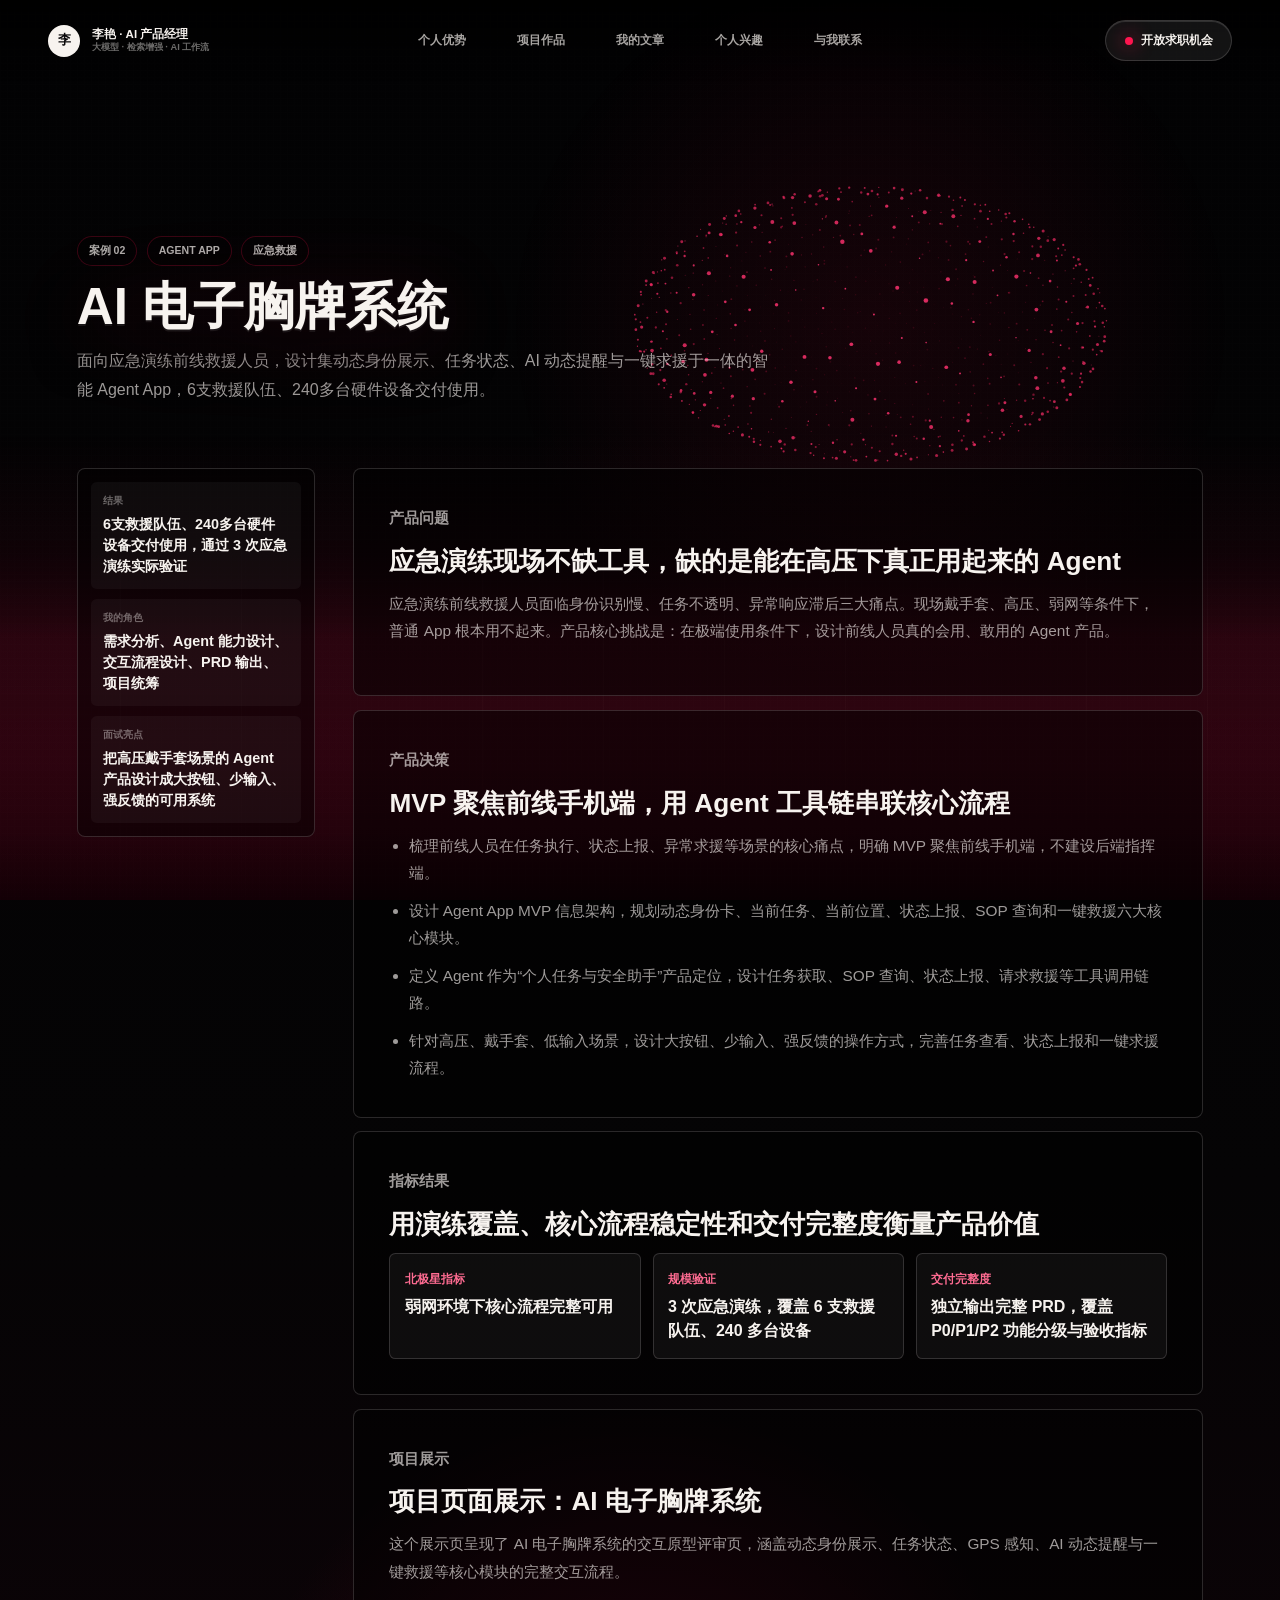
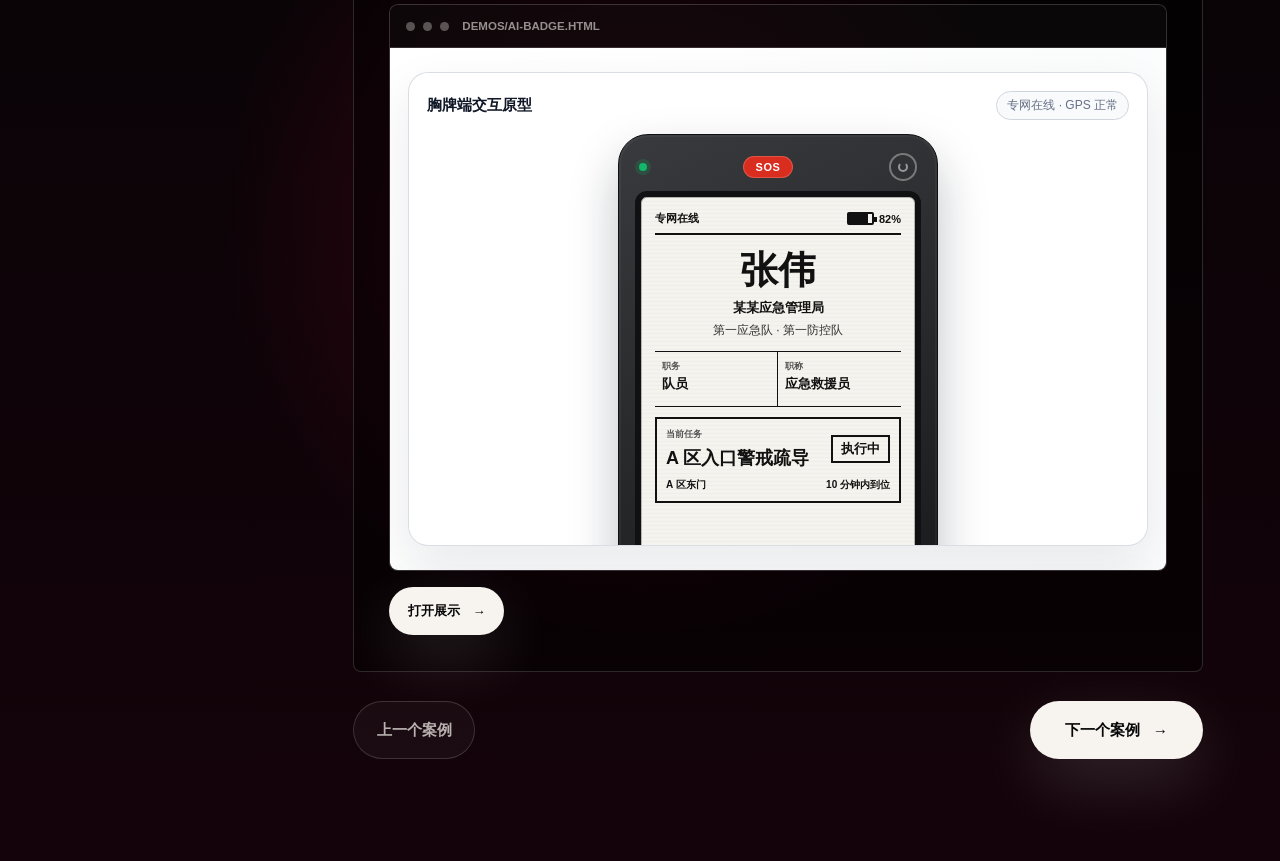
<file: cases/rag.html>
<!DOCTYPE html>
<html lang="zh-CN">
  <head>
    <meta charset="UTF-8" />
    <meta name="viewport" content="width=device-width, initial-scale=1.0" />
    <title>Case 02 · AI 电子胸牌系统</title>
    <meta name="description" content="李艳 AI 产品经理作品集案例：AI 电子胸牌系统的 Agent App 设计、任务管理、一键救援与应急演练验证。" />
    <link rel="stylesheet" href="../styles.css" />
  </head>
  <body class="detail-page">
    <canvas id="particle-field" aria-hidden="true"></canvas>
    <div class="grain" aria-hidden="true"></div>

    <header class="site-header">
      <a class="brand" href="../index.html#top" aria-label="返回首页">
        <span class="brand-mark">李</span>
        <span>
          <strong>李艳 · AI 产品经理</strong>
          <small>大模型 · 检索增强 · AI 工作流</small>
        </span>
      </a>
      <nav class="main-nav" aria-label="主导航">
        <a href="../index.html#profile">个人优势</a>
        <a href="../index.html#work">项目作品</a>
        <a href="../index.html#writing">我的文章</a>
        <a href="../index.html#interest">个人兴趣</a>
        <a href="../index.html#contact">与我联系</a>
      </nav>
      <a class="availability" href="mailto:1836883018@qq.com">
        <span></span>
        开放求职机会
      </a>
    </header>

    <main>
      <section class="detail-hero">
        <div class="detail-hero-inner reveal">
          <div class="detail-meta">
            <span>案例 02</span>
            <span>Agent App</span>
            <span>应急救援</span>
          </div>
          <h1>AI 电子胸牌系统</h1>
          <p>
            面向应急演练前线救援人员，设计集动态身份展示、任务状态、AI 动态提醒与一键求援于一体的智能 Agent App，6支救援队伍、240多台硬件设备交付使用。
          </p>
        </div>
      </section>

      <section class="detail-shell">
        <aside class="detail-side reveal">
          <div>
            <span>结果</span>
            <strong>6支救援队伍、240多台硬件设备交付使用，通过 3 次应急演练实际验证</strong>
          </div>
          <div>
            <span>我的角色</span>
            <strong>需求分析、Agent 能力设计、交互流程设计、PRD 输出、项目统筹</strong>
          </div>
          <div>
            <span>面试亮点</span>
            <strong>把高压戴手套场景的 Agent 产品设计成大按钮、少输入、强反馈的可用系统</strong>
          </div>
        </aside>

        <div class="detail-content">
          <article class="detail-section reveal">
            <p class="section-kicker">产品问题</p>
            <h2>应急演练现场不缺工具，缺的是能在高压下真正用起来的 Agent</h2>
            <p>
              应急演练前线救援人员面临身份识别慢、任务不透明、异常响应滞后三大痛点。现场戴手套、高压、弱网等条件下，
              普通 App 根本用不起来。产品核心挑战是：在极端使用条件下，设计前线人员真的会用、敢用的 Agent 产品。
            </p>
          </article>

          <article class="detail-section reveal">
            <p class="section-kicker">产品决策</p>
            <h2>MVP 聚焦前线手机端，用 Agent 工具链串联核心流程</h2>
            <ul>
              <li>梳理前线人员在任务执行、状态上报、异常求援等场景的核心痛点，明确 MVP 聚焦前线手机端，不建设后端指挥端。</li>
              <li>设计 Agent App MVP 信息架构，规划动态身份卡、当前任务、当前位置、状态上报、SOP 查询和一键救援六大核心模块。</li>
              <li>定义 Agent 作为“个人任务与安全助手”产品定位，设计任务获取、SOP 查询、状态上报、请求救援等工具调用链路。</li>
              <li>针对高压、戴手套、低输入场景，设计大按钮、少输入、强反馈的操作方式，完善任务查看、状态上报和一键求援流程。</li>
            </ul>
          </article>

          <article class="detail-section reveal">
            <p class="section-kicker">指标结果</p>
            <h2>用演练覆盖、核心流程稳定性和交付完整度衡量产品价值</h2>
            <div class="detail-grid">
              <div>
                <span>北极星指标</span>
                <strong>弱网环境下核心流程完整可用</strong>
              </div>
              <div>
                <span>规模验证</span>
                <strong>3 次应急演练，覆盖 6 支救援队伍、240 多台设备</strong>
              </div>
              <div>
                <span>交付完整度</span>
                <strong>独立输出完整 PRD，覆盖 P0/P1/P2 功能分级与验收指标</strong>
              </div>
            </div>
          </article>

          <article class="detail-section reveal">
            <p class="section-kicker">项目展示</p>
            <h2>项目页面展示：AI 电子胸牌系统</h2>
            <p>
              这个展示页呈现了 AI 电子胸牌系统的交互原型评审页，涵盖动态身份展示、任务状态、GPS 感知、AI 动态提醒与一键救援等核心模块的完整交互流程。
            </p>
            <div class="demo-frame-shell">
              <div class="demo-frame-top">
                <span></span><span></span><span></span>
                <strong>demos/ai-badge.html</strong>
              </div>
              <iframe class="demo-frame" src="../demos/ai-badge.html" title="AI 电子胸牌系统交互原型评审页"></iframe>
            </div>
            <div class="demo-actions">
              <a class="primary-cta mini-cta" href="../demos/ai-badge.html" target="_blank" rel="noreferrer">
                打开展示
                <span aria-hidden="true">→</span>
              </a>
            </div>
          </article>

          <div class="detail-nav">
            <a class="ghost-cta" href="./agent.html">上一个案例</a>
            <a class="primary-cta" href="./growth.html">
              下一个案例
              <span aria-hidden="true">→</span>
            </a>
          </div>
        </div>
      </section>
    </main>

    <script src="../script.js"></script>
  </body>
</html>
</file>
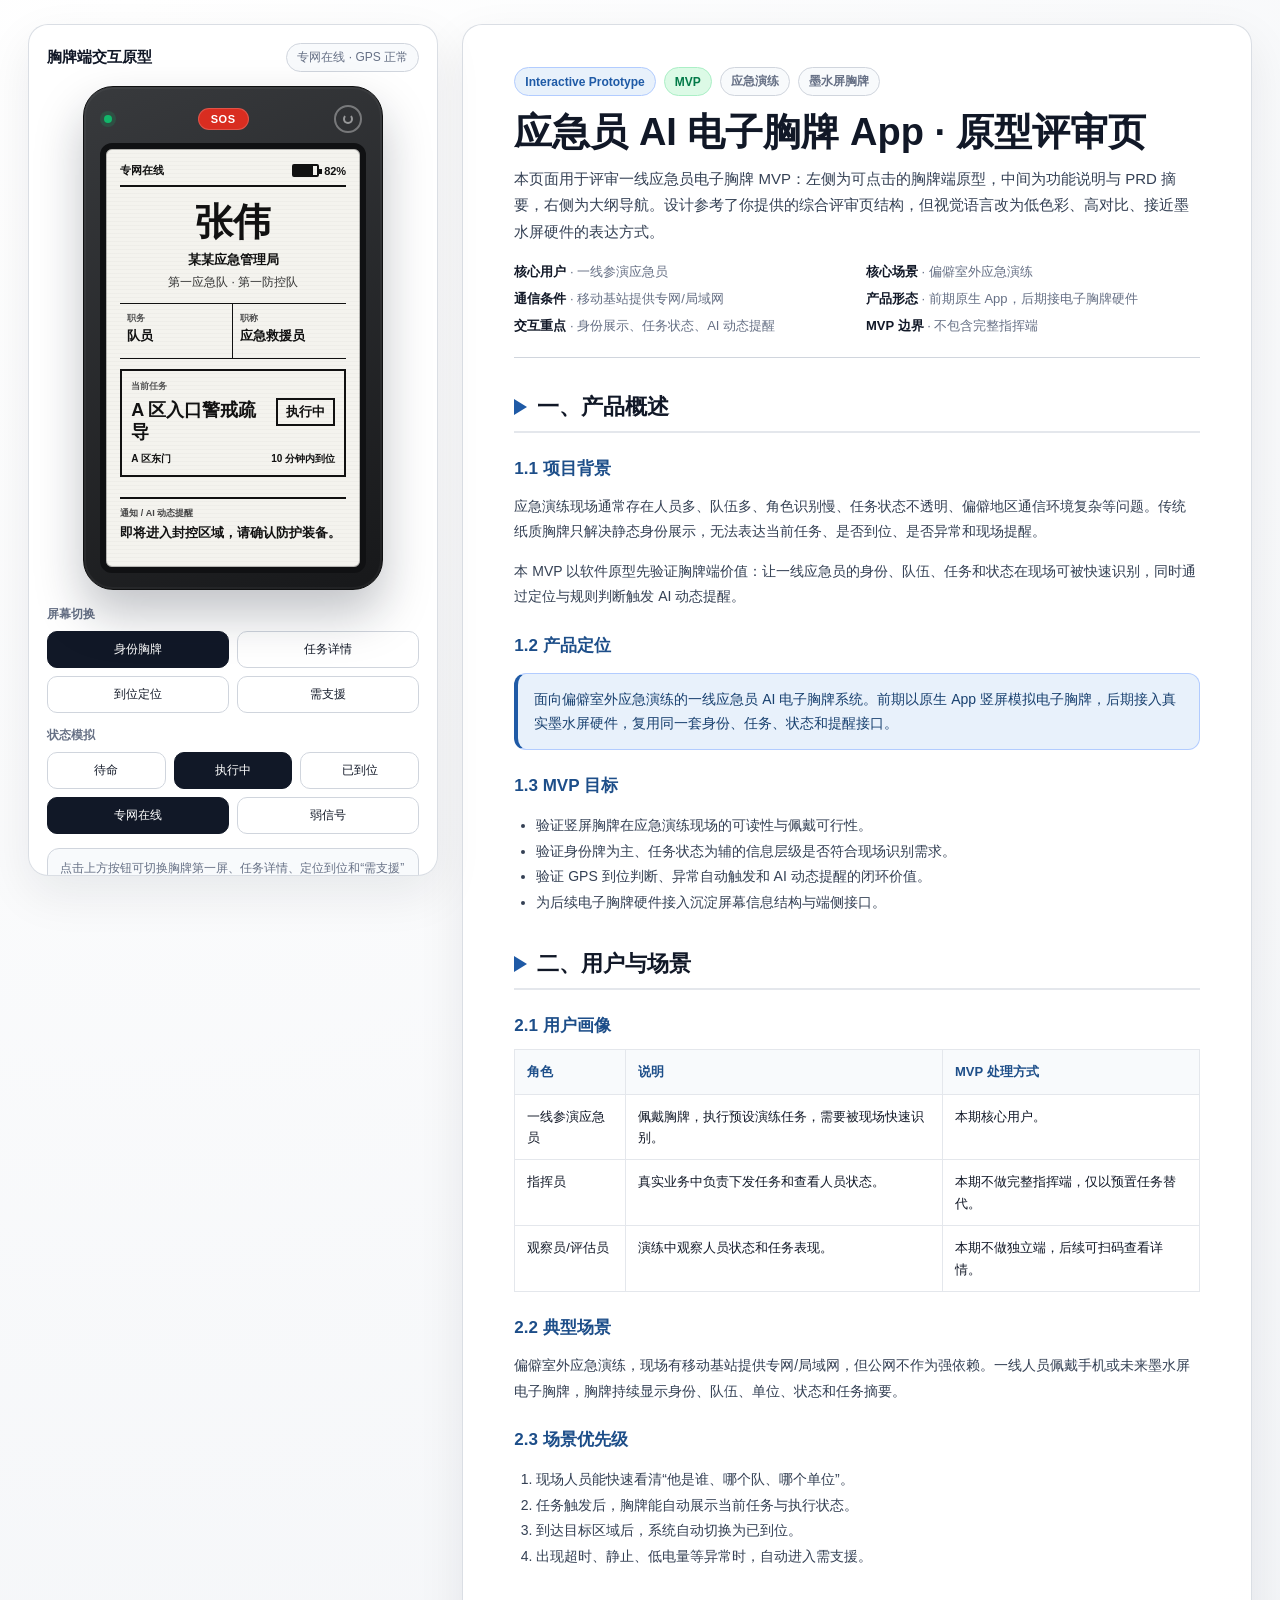
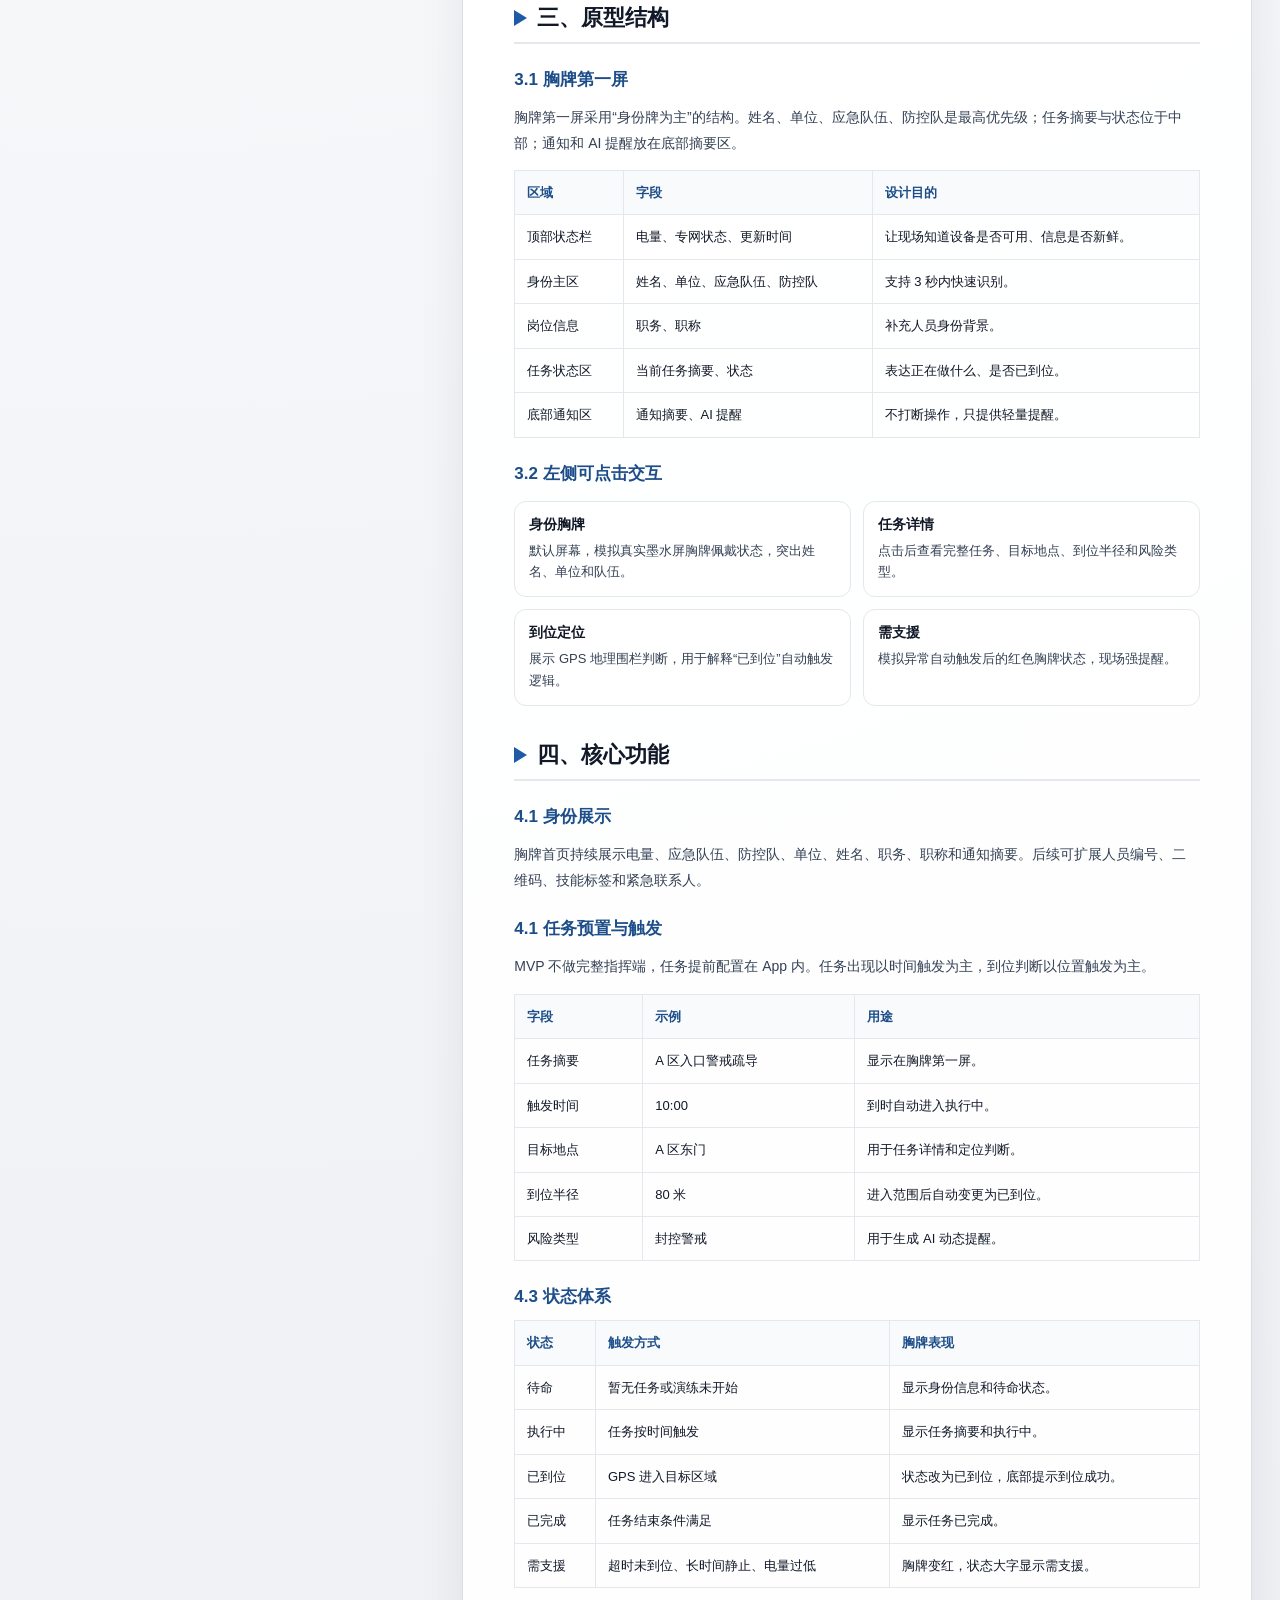
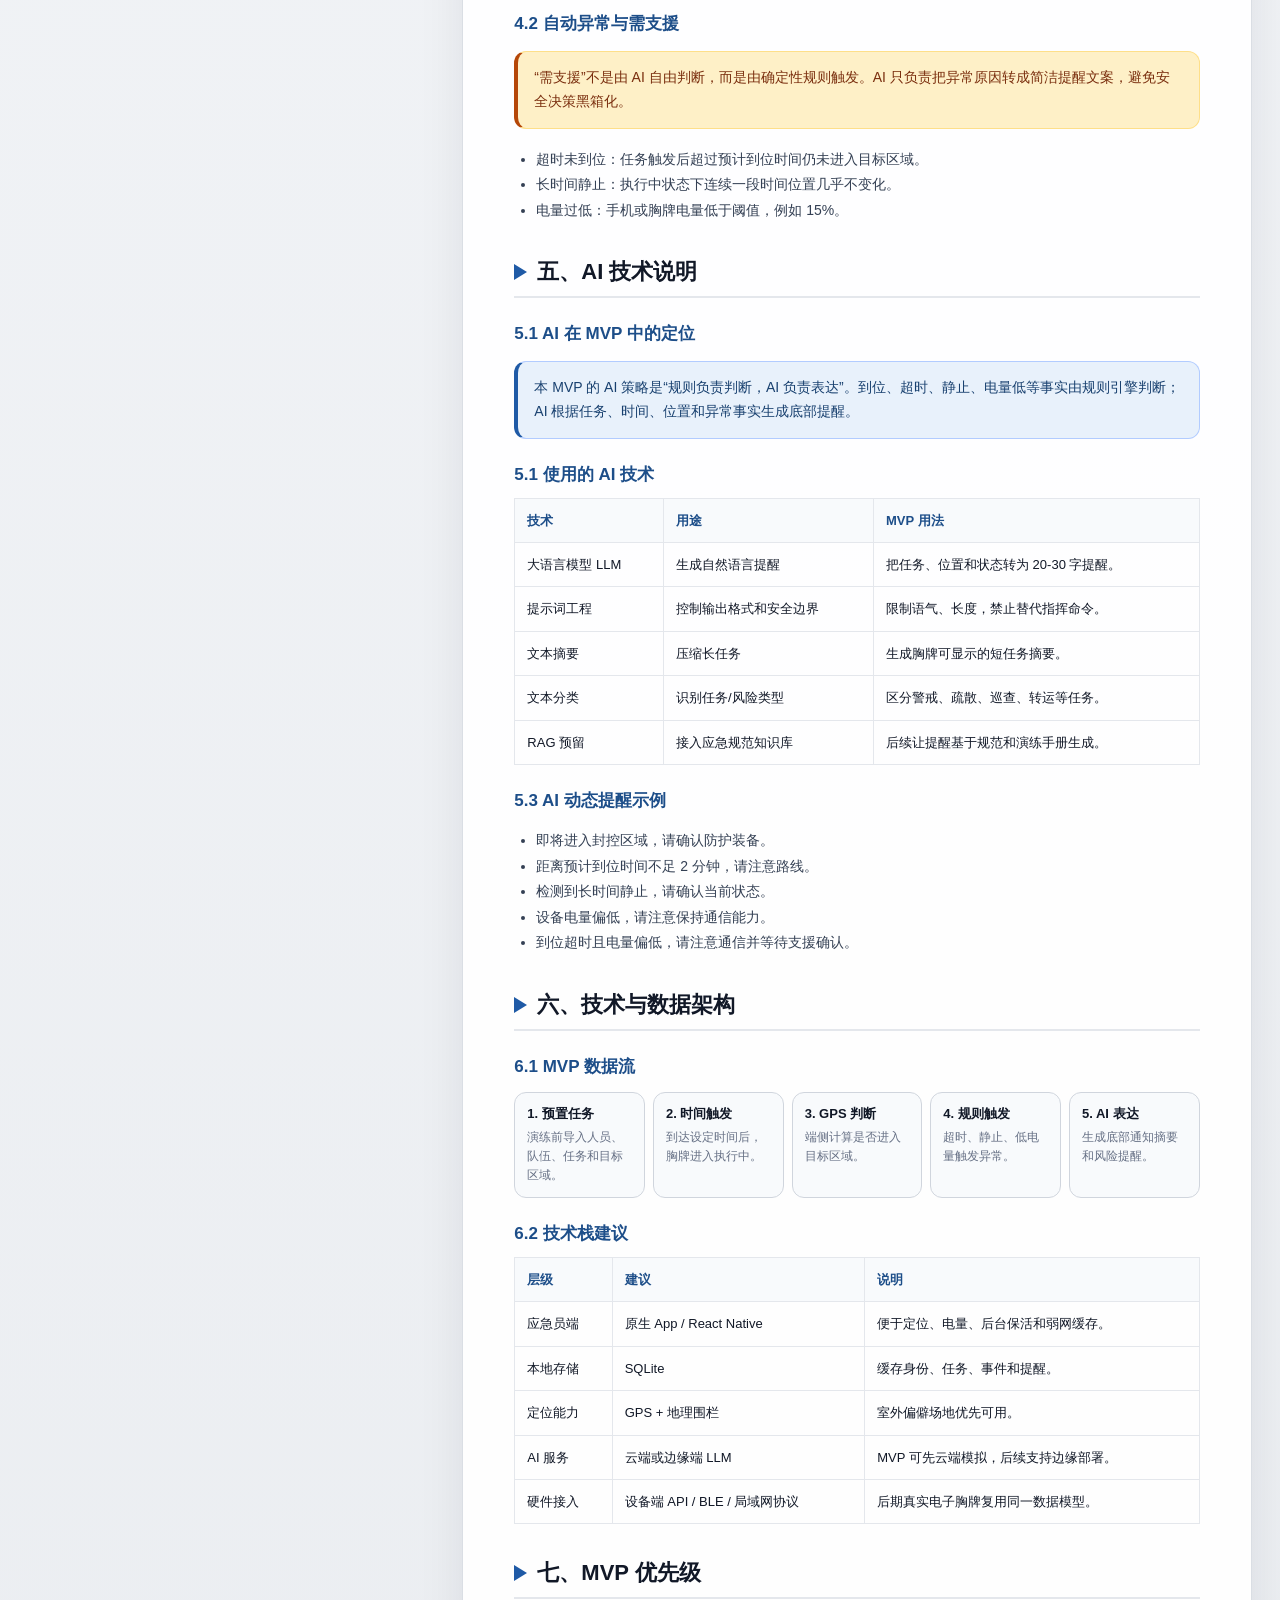
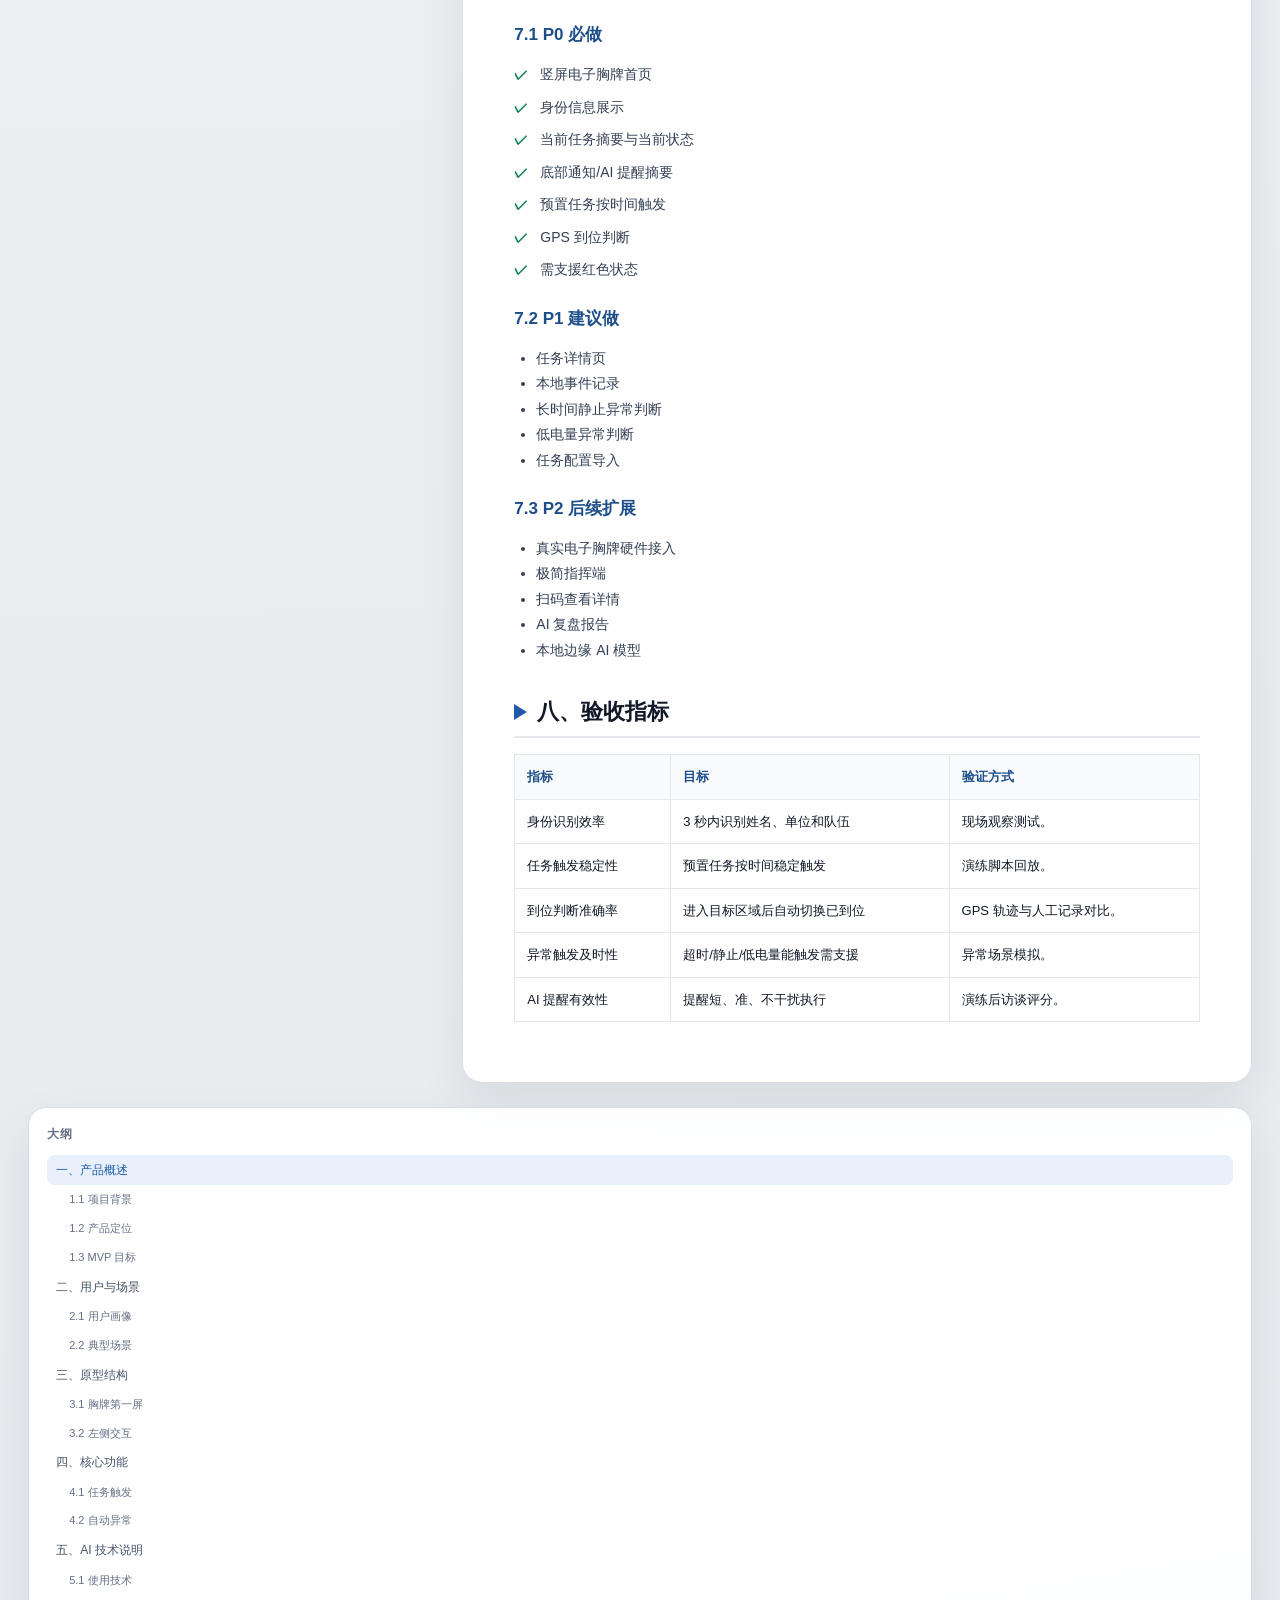
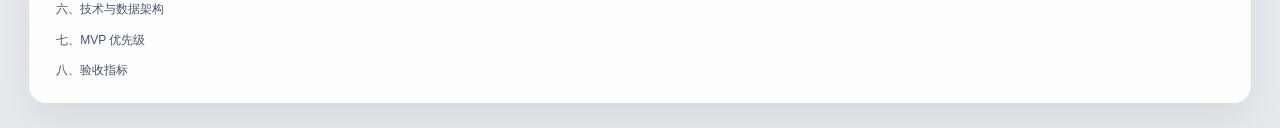
<file: demos/ai-badge.html>
<!DOCTYPE html>
<html lang="zh-CN">
<head>
<meta charset="UTF-8" />
<meta name="viewport" content="width=device-width, initial-scale=1.0" />
<title>应急员 AI 电子胸牌 · 交互原型评审页 · MVP</title>
<style>
  :root {
    --page: #f2f4f7;
    --paper: #ffffff;
    --ink: #111827;
    --muted: #667085;
    --line: #d0d5dd;
    --soft: #f8fafc;
    --blue: #1f5aa6;
    --blue-weak: #e8f1fb;
    --red: #b42318;
    --red-weak: #fee4e2;
    --amber: #b54708;
    --amber-weak: #fef0c7;
    --green: #027a48;
    --green-weak: #dcfae6;
    --device: #202225;
  }

  * { box-sizing: border-box; }
  html { scroll-behavior: smooth; }
  body {
    margin: 0;
    background: radial-gradient(circle at 10% 0%, #ffffff 0%, var(--page) 34%, #e7eaee 100%);
    color: var(--ink);
    font-family: -apple-system, BlinkMacSystemFont, "PingFang SC", "Microsoft YaHei", "Segoe UI", sans-serif;
  }
  button, select { font: inherit; }

  .review-shell {
    max-width: 1780px;
    margin: 0 auto;
    padding: 24px clamp(18px, 2.2vw, 40px);
    display: grid;
    grid-template-columns: 430px minmax(0, 1fr) 240px;
    gap: 24px;
    align-items: start;
  }

  .prototype-panel,
  .doc-content,
  .toc {
    background: rgba(255,255,255,0.92);
    border: 1px solid rgba(208,213,221,0.78);
    box-shadow: 0 18px 48px rgba(16,24,40,0.08);
  }

  .prototype-panel {
    position: sticky;
    top: 24px;
    min-height: calc(100vh - 48px);
    max-height: calc(100vh - 48px);
    overflow-y: auto;
    border-radius: 20px;
    padding: 18px;
  }

  .panel-kicker {
    display: flex;
    justify-content: space-between;
    align-items: center;
    gap: 10px;
    margin-bottom: 14px;
  }
  .panel-kicker strong { font-size: 15px; }
  .network-pill {
    border: 1px solid var(--line);
    background: var(--soft);
    border-radius: 999px;
    padding: 5px 10px;
    font-size: 12px;
    color: var(--muted);
  }

  .device-frame {
    width: 300px;
    margin: 0 auto;
    background: linear-gradient(155deg, #383a3d, #17181a);
    border-radius: 30px;
    padding: 18px 16px 16px;
    border: 1px solid #0f1011;
    box-shadow: inset 0 0 0 2px rgba(255,255,255,0.04), 0 24px 48px rgba(17,24,39,0.26);
    position: relative;
  }
  .device-top {
    display: flex;
    align-items: center;
    justify-content: space-between;
    gap: 10px;
    margin-bottom: 10px;
    padding: 0 4px;
  }
  .device-led {
    width: 8px;
    height: 8px;
    border-radius: 50%;
    background: #12b76a;
    box-shadow: 0 0 0 4px rgba(18,183,106,0.18);
  }
  .device-led.warn {
    background: #f79009;
    box-shadow: 0 0 0 4px rgba(247,144,9,0.2);
  }
  .device-led.danger {
    background: #f04438;
    box-shadow: 0 0 0 5px rgba(240,68,56,0.24);
  }
  .sos-button {
    border: 1px solid rgba(255,255,255,0.18);
    background: #d92d20;
    color: #fff;
    border-radius: 999px;
    padding: 4px 12px;
    font-size: 11px;
    font-weight: 800;
    letter-spacing: 0.05em;
  }
  .power-dot {
    width: 28px;
    height: 28px;
    border-radius: 50%;
    border: 2px solid rgba(255,255,255,0.35);
    position: relative;
  }
  .power-dot::after {
    content: "";
    position: absolute;
    inset: 7px;
    border: 2px solid rgba(255,255,255,0.5);
    border-top-color: transparent;
    border-radius: 50%;
  }

  .eink-screen {
    height: 430px;
    border-radius: 12px;
    background:
      linear-gradient(rgba(17,24,39,0.025) 1px, transparent 1px),
      #f4f3ee;
    background-size: 100% 4px;
    border: 6px solid #101113;
    box-shadow: inset 0 0 0 1px rgba(0,0,0,0.25);
    overflow: hidden;
    position: relative;
  }
  .eink-screen.danger { background: linear-gradient(rgba(180,35,24,0.035) 1px, transparent 1px), #fff1ef; background-size: 100% 4px; }
  .screen-page {
    height: 100%;
    padding: 14px 14px 12px;
    display: flex;
    flex-direction: column;
    color: #111;
  }
  .screen-top {
    display: flex;
    justify-content: space-between;
    align-items: center;
    border-bottom: 2px solid #111;
    padding-bottom: 7px;
    font-size: 11px;
    font-weight: 700;
  }
  .battery {
    display: inline-flex;
    align-items: center;
    gap: 5px;
  }
  .battery-icon {
    width: 27px;
    height: 13px;
    border: 2px solid #111;
    border-radius: 2px;
    position: relative;
  }
  .battery-icon::after {
    content: "";
    position: absolute;
    right: -5px;
    top: 3px;
    width: 3px;
    height: 5px;
    background: #111;
  }
  .battery-level {
    display: block;
    height: 100%;
    background: #111;
  }
  .identity-block {
    text-align: center;
    padding: 16px 0 12px;
    border-bottom: 1.5px solid #111;
  }
  .name {
    font-size: 38px;
    line-height: 1.05;
    font-weight: 900;
    letter-spacing: 0;
  }
  .unit {
    margin-top: 8px;
    font-size: 13px;
    font-weight: 800;
  }
  .team {
    margin-top: 5px;
    font-size: 12px;
    color: #333;
  }
  .role-grid {
    display: grid;
    grid-template-columns: 1fr 1fr;
    border-bottom: 1.5px solid #111;
  }
  .role-cell {
    padding: 8px 7px;
    min-height: 54px;
    border-right: 1.5px solid #111;
  }
  .role-cell:last-child { border-right: 0; }
  .screen-label {
    font-size: 9px;
    color: #555;
    margin-bottom: 3px;
    font-weight: 700;
  }
  .screen-value {
    font-size: 13px;
    font-weight: 900;
    line-height: 1.25;
  }
  .task-card {
    margin-top: 10px;
    border: 2px solid #111;
    padding: 9px;
  }
  .task-row {
    display: flex;
    justify-content: space-between;
    gap: 8px;
    align-items: center;
  }
  .status-stamp {
    border: 2px solid #111;
    padding: 3px 8px;
    font-size: 13px;
    font-weight: 900;
    white-space: nowrap;
  }
  .status-stamp.danger {
    border-color: var(--red);
    color: var(--red);
    transform: rotate(-2deg);
  }
  .task-title {
    margin-top: 7px;
    font-size: 18px;
    line-height: 1.22;
    font-weight: 900;
  }
  .task-meta {
    display: flex;
    justify-content: space-between;
    gap: 8px;
    margin-top: 8px;
    font-size: 10px;
    font-weight: 800;
  }
  .notice {
    margin-top: auto;
    border-top: 2px solid #111;
    padding-top: 8px;
    min-height: 58px;
  }
  .notice-title {
    font-size: 9px;
    font-weight: 900;
    color: #444;
    margin-bottom: 4px;
  }
  .notice-text {
    font-size: 13px;
    line-height: 1.35;
    font-weight: 800;
  }
  .qrcode {
    width: 72px;
    height: 72px;
    background:
      linear-gradient(90deg, #111 10px, transparent 10px 14px, #111 14px 18px, transparent 18px 26px, #111 26px 34px, transparent 34px 42px, #111 42px 46px, transparent 46px),
      linear-gradient(#111 10px, transparent 10px 14px, #111 14px 18px, transparent 18px 26px, #111 26px 34px, transparent 34px 42px, #111 42px 46px, transparent 46px);
    background-blend-mode: multiply;
    border: 4px solid #111;
  }
  .detail-list {
    margin-top: 12px;
    display: grid;
    gap: 8px;
  }
  .detail-item {
    display: grid;
    grid-template-columns: 72px 1fr;
    border-bottom: 1px solid #111;
    padding-bottom: 7px;
    font-size: 13px;
  }
  .detail-item strong { font-weight: 900; }
  .screen-map {
    height: 132px;
    margin-top: 10px;
    border: 2px solid #111;
    position: relative;
    background:
      linear-gradient(90deg, transparent 47%, #111 48%, transparent 49%),
      linear-gradient(transparent 48%, #111 49%, transparent 50%),
      repeating-linear-gradient(45deg, rgba(0,0,0,0.08) 0 7px, transparent 7px 18px),
      #f4f3ee;
  }
  .target-ring {
    position: absolute;
    width: 76px;
    height: 76px;
    border: 3px solid #111;
    border-radius: 50%;
    left: 118px;
    top: 25px;
  }
  .person-dot {
    position: absolute;
    width: 14px;
    height: 14px;
    border-radius: 50%;
    background: #111;
    left: var(--x);
    top: var(--y);
  }

  .control-area { margin-top: 16px; }
  .control-title {
    font-size: 12px;
    color: var(--muted);
    font-weight: 700;
    margin: 14px 0 8px;
  }
  .control-grid {
    display: grid;
    grid-template-columns: 1fr 1fr;
    gap: 8px;
  }
  .control-grid.three { grid-template-columns: repeat(3, 1fr); }
  .control-btn {
    border: 1px solid var(--line);
    background: var(--paper);
    border-radius: 10px;
    padding: 9px 6px;
    color: var(--ink);
    font-size: 12px;
    cursor: pointer;
    transition: 0.15s ease;
  }
  .control-btn:hover { border-color: var(--blue); box-shadow: 0 0 0 3px var(--blue-weak); }
  .control-btn.active {
    background: var(--ink);
    color: #fff;
    border-color: var(--ink);
  }
  .control-btn.danger.active {
    background: var(--red);
    border-color: var(--red);
  }
  .prototype-note {
    margin-top: 14px;
    padding: 10px 12px;
    background: var(--soft);
    border: 1px solid var(--line);
    border-radius: 12px;
    color: var(--muted);
    font-size: 12px;
    line-height: 1.55;
  }

  .doc-content {
    border-radius: 20px;
    padding: 42px clamp(32px, 4vw, 64px);
    min-width: 0;
  }
  .doc-header {
    border-bottom: 1px solid var(--line);
    padding-bottom: 22px;
    margin-bottom: 26px;
  }
  .pills {
    display: flex;
    flex-wrap: wrap;
    gap: 8px;
    margin-bottom: 14px;
  }
  .pill {
    display: inline-flex;
    align-items: center;
    border: 1px solid var(--line);
    background: var(--soft);
    border-radius: 999px;
    padding: 5px 10px;
    font-size: 12px;
    color: var(--muted);
    font-weight: 700;
  }
  .pill.blue { color: var(--blue); background: var(--blue-weak); border-color: #b2ccff; }
  .pill.green { color: var(--green); background: var(--green-weak); border-color: #abefc6; }
  .pill.red { color: var(--red); background: var(--red-weak); border-color: #fecdca; }
  h1 {
    font-size: clamp(28px, 3vw, 38px);
    line-height: 1.16;
    margin: 0 0 12px;
    letter-spacing: 0;
  }
  .desc {
    color: #344054;
    font-size: 15px;
    line-height: 1.75;
    max-width: 900px;
  }
  .doc-meta {
    margin-top: 18px;
    display: grid;
    grid-template-columns: repeat(2, minmax(0, 1fr));
    gap: 9px 18px;
    color: var(--muted);
    font-size: 13px;
  }
  .doc-meta b { color: var(--ink); }
  .section-title {
    display: flex;
    align-items: center;
    gap: 10px;
    margin: 34px 0 16px;
    padding-bottom: 9px;
    border-bottom: 2px solid #e4e7ec;
    font-size: 22px;
  }
  .section-title::before {
    content: "";
    width: 0;
    height: 0;
    border-top: 8px solid transparent;
    border-bottom: 8px solid transparent;
    border-left: 13px solid var(--blue);
  }
  h3 {
    margin: 24px 0 10px;
    color: #1d4e89;
    font-size: 17px;
  }
  h4 {
    margin: 18px 0 8px;
    color: #344054;
    font-size: 14px;
  }
  p, li {
    color: #344054;
    font-size: 14px;
    line-height: 1.82;
  }
  ul, ol { padding-left: 22px; }
  .lead-callout {
    margin: 16px 0 18px;
    background: var(--blue-weak);
    border: 1px solid #b2ccff;
    border-left: 4px solid var(--blue);
    border-radius: 12px;
    padding: 14px 16px;
    color: #18406f;
    font-size: 14px;
    line-height: 1.7;
  }
  .warning-callout {
    background: var(--amber-weak);
    border-color: #fedf89;
    border-left-color: var(--amber);
    color: #7a2e0e;
  }
  table {
    width: 100%;
    border-collapse: collapse;
    margin: 12px 0 18px;
    font-size: 13px;
  }
  th, td {
    border: 1px solid #e4e7ec;
    padding: 11px 12px;
    text-align: left;
    vertical-align: top;
    line-height: 1.65;
  }
  th {
    background: #f8fafc;
    color: #1d4e89;
    font-weight: 800;
  }
  .feature-grid {
    display: grid;
    grid-template-columns: repeat(2, minmax(0, 1fr));
    gap: 12px;
    margin: 16px 0 18px;
  }
  .feature-card {
    border: 1px solid #e4e7ec;
    background: #fff;
    border-radius: 12px;
    padding: 14px;
  }
  .feature-card strong {
    display: block;
    margin-bottom: 6px;
    font-size: 14px;
  }
  .feature-card p {
    margin: 0;
    font-size: 13px;
    line-height: 1.65;
  }
  .flow {
    display: grid;
    grid-template-columns: repeat(5, 1fr);
    gap: 8px;
    margin: 14px 0;
  }
  .flow-step {
    min-height: 88px;
    border: 1px solid var(--line);
    background: var(--soft);
    border-radius: 12px;
    padding: 12px;
    position: relative;
  }
  .flow-step b { display: block; font-size: 13px; margin-bottom: 4px; }
  .flow-step span { color: var(--muted); font-size: 12px; line-height: 1.45; }
  .checklist { list-style: none; padding-left: 0; }
  .checklist li {
    position: relative;
    padding-left: 26px;
    margin: 7px 0;
  }
  .checklist li::before {
    content: "✓";
    position: absolute;
    left: 0;
    top: 0;
    color: var(--green);
    font-weight: 900;
  }

  .toc {
    position: sticky;
    top: 24px;
    max-height: calc(100vh - 48px);
    overflow-y: auto;
    border-radius: 18px;
    padding: 18px;
  }
  .toc h4 {
    margin: 0 0 12px;
    color: var(--muted);
    font-size: 12px;
    letter-spacing: 0.06em;
    text-transform: uppercase;
  }
  .toc a {
    display: block;
    color: #475467;
    text-decoration: none;
    border-radius: 8px;
    padding: 7px 9px;
    font-size: 12px;
    line-height: 1.35;
  }
  .toc a:hover,
  .toc a.active {
    color: var(--blue);
    background: var(--blue-weak);
  }
  .toc .sub {
    padding-left: 22px;
    color: var(--muted);
    font-size: 11px;
  }

  @media (max-width: 1280px) {
    .review-shell { grid-template-columns: 410px minmax(0, 1fr); }
    .toc { position: relative; top: 0; max-height: none; grid-column: 1 / -1; }
  }
  @media (max-width: 980px) {
    .review-shell { grid-template-columns: 1fr; }
    .prototype-panel { position: relative; top: 0; min-height: auto; }
    .doc-meta, .feature-grid, .flow { grid-template-columns: 1fr; }
    .device-frame { width: min(320px, 100%); }
    .doc-content { padding: 30px 22px; }
  }
</style>
</head>
<body>
<main class="review-shell">
  <section class="prototype-panel" aria-label="左侧交互原型">
    <div class="panel-kicker">
      <strong>胸牌端交互原型</strong>
      <span class="network-pill" id="networkPill">专网在线 · GPS 正常</span>
    </div>

    <div class="device-frame">
      <div class="device-top">
        <span class="device-led" id="deviceLed"></span>
        <button class="sos-button" type="button" data-view="support">SOS</button>
        <span class="power-dot"></span>
      </div>
      <div class="eink-screen" id="einkScreen"></div>
    </div>

    <div class="control-area">
      <div class="control-title">屏幕切换</div>
      <div class="control-grid">
        <button class="control-btn active" type="button" data-view="badge">身份胸牌</button>
        <button class="control-btn" type="button" data-view="task">任务详情</button>
        <button class="control-btn" type="button" data-view="location">到位定位</button>
        <button class="control-btn danger" type="button" data-view="support">需支援</button>
      </div>

      <div class="control-title">状态模拟</div>
      <div class="control-grid three">
        <button class="control-btn" type="button" data-status="standby">待命</button>
        <button class="control-btn active" type="button" data-status="active">执行中</button>
        <button class="control-btn" type="button" data-status="arrived">已到位</button>
      </div>
      <div class="control-grid" style="margin-top:8px;">
        <button class="control-btn" type="button" data-signal="normal">专网在线</button>
        <button class="control-btn" type="button" data-signal="weak">弱信号</button>
      </div>
    </div>

    <div class="prototype-note">
      点击上方按钮可切换胸牌第一屏、任务详情、定位到位和“需支援”状态。MVP 重点验证竖屏墨水屏信息层级，而不是完整指挥端。
    </div>
  </section>

  <article class="doc-content">
    <header class="doc-header">
      <div class="pills">
        <span class="pill blue">Interactive Prototype</span>
        <span class="pill green">MVP</span>
        <span class="pill">应急演练</span>
        <span class="pill">墨水屏胸牌</span>
      </div>
      <h1>应急员 AI 电子胸牌 App · 原型评审页</h1>
      <div class="desc">
        本页面用于评审一线应急员电子胸牌 MVP：左侧为可点击的胸牌端原型，中间为功能说明与 PRD 摘要，右侧为大纲导航。设计参考了你提供的综合评审页结构，但视觉语言改为低色彩、高对比、接近墨水屏硬件的表达方式。
      </div>
      <div class="doc-meta">
        <div><b>核心用户</b> · 一线参演应急员</div>
        <div><b>核心场景</b> · 偏僻室外应急演练</div>
        <div><b>通信条件</b> · 移动基站提供专网/局域网</div>
        <div><b>产品形态</b> · 前期原生 App，后期接电子胸牌硬件</div>
        <div><b>交互重点</b> · 身份展示、任务状态、AI 动态提醒</div>
        <div><b>MVP 边界</b> · 不包含完整指挥端</div>
      </div>
    </header>

    <section id="overview">
      <h2 class="section-title">一、产品概述</h2>
      <h3 id="overview-bg">1.1 项目背景</h3>
      <p>应急演练现场通常存在人员多、队伍多、角色识别慢、任务状态不透明、偏僻地区通信环境复杂等问题。传统纸质胸牌只解决静态身份展示，无法表达当前任务、是否到位、是否异常和现场提醒。</p>
      <p>本 MVP 以软件原型先验证胸牌端价值：让一线应急员的身份、队伍、任务和状态在现场可被快速识别，同时通过定位与规则判断触发 AI 动态提醒。</p>

      <h3 id="overview-position">1.2 产品定位</h3>
      <div class="lead-callout">
        面向偏僻室外应急演练的一线应急员 AI 电子胸牌系统。前期以原生 App 竖屏模拟电子胸牌，后期接入真实墨水屏硬件，复用同一套身份、任务、状态和提醒接口。
      </div>

      <h3 id="overview-goal">1.3 MVP 目标</h3>
      <ul>
        <li>验证竖屏胸牌在应急演练现场的可读性与佩戴可行性。</li>
        <li>验证身份牌为主、任务状态为辅的信息层级是否符合现场识别需求。</li>
        <li>验证 GPS 到位判断、异常自动触发和 AI 动态提醒的闭环价值。</li>
        <li>为后续电子胸牌硬件接入沉淀屏幕信息结构与端侧接口。</li>
      </ul>
    </section>

    <section id="users">
      <h2 class="section-title">二、用户与场景</h2>
      <h3 id="users-role">2.1 用户画像</h3>
      <table>
        <thead><tr><th>角色</th><th>说明</th><th>MVP 处理方式</th></tr></thead>
        <tbody>
          <tr><td>一线参演应急员</td><td>佩戴胸牌，执行预设演练任务，需要被现场快速识别。</td><td>本期核心用户。</td></tr>
          <tr><td>指挥员</td><td>真实业务中负责下发任务和查看人员状态。</td><td>本期不做完整指挥端，仅以预置任务替代。</td></tr>
          <tr><td>观察员/评估员</td><td>演练中观察人员状态和任务表现。</td><td>本期不做独立端，后续可扫码查看详情。</td></tr>
        </tbody>
      </table>

      <h3 id="users-scene">2.2 典型场景</h3>
      <p>偏僻室外应急演练，现场有移动基站提供专网/局域网，但公网不作为强依赖。一线人员佩戴手机或未来墨水屏电子胸牌，胸牌持续显示身份、队伍、单位、状态和任务摘要。</p>

      <h3 id="users-priority">2.3 场景优先级</h3>
      <ol>
        <li>现场人员能快速看清“他是谁、哪个队、哪个单位”。</li>
        <li>任务触发后，胸牌能自动展示当前任务与执行状态。</li>
        <li>到达目标区域后，系统自动切换为已到位。</li>
        <li>出现超时、静止、低电量等异常时，自动进入需支援。</li>
      </ol>
    </section>

    <section id="prototype">
      <h2 class="section-title">三、原型结构</h2>
      <h3 id="prototype-screen">3.1 胸牌第一屏</h3>
      <p>胸牌第一屏采用“身份牌为主”的结构。姓名、单位、应急队伍、防控队是最高优先级；任务摘要与状态位于中部；通知和 AI 提醒放在底部摘要区。</p>
      <table>
        <thead><tr><th>区域</th><th>字段</th><th>设计目的</th></tr></thead>
        <tbody>
          <tr><td>顶部状态栏</td><td>电量、专网状态、更新时间</td><td>让现场知道设备是否可用、信息是否新鲜。</td></tr>
          <tr><td>身份主区</td><td>姓名、单位、应急队伍、防控队</td><td>支持 3 秒内快速识别。</td></tr>
          <tr><td>岗位信息</td><td>职务、职称</td><td>补充人员身份背景。</td></tr>
          <tr><td>任务状态区</td><td>当前任务摘要、状态</td><td>表达正在做什么、是否已到位。</td></tr>
          <tr><td>底部通知区</td><td>通知摘要、AI 提醒</td><td>不打断操作，只提供轻量提醒。</td></tr>
        </tbody>
      </table>

      <h3 id="prototype-interaction">3.2 左侧可点击交互</h3>
      <div class="feature-grid">
        <div class="feature-card">
          <strong>身份胸牌</strong>
          <p>默认屏幕，模拟真实墨水屏胸牌佩戴状态，突出姓名、单位和队伍。</p>
        </div>
        <div class="feature-card">
          <strong>任务详情</strong>
          <p>点击后查看完整任务、目标地点、到位半径和风险类型。</p>
        </div>
        <div class="feature-card">
          <strong>到位定位</strong>
          <p>展示 GPS 地理围栏判断，用于解释“已到位”自动触发逻辑。</p>
        </div>
        <div class="feature-card">
          <strong>需支援</strong>
          <p>模拟异常自动触发后的红色胸牌状态，现场强提醒。</p>
        </div>
      </div>
    </section>

    <section id="functions">
      <h2 class="section-title">四、核心功能</h2>
      <h3 id="functions-identity">4.1 身份展示</h3>
      <p>胸牌首页持续展示电量、应急队伍、防控队、单位、姓名、职务、职称和通知摘要。后续可扩展人员编号、二维码、技能标签和紧急联系人。</p>

      <h3 id="functions-task">4.1 任务预置与触发</h3>
      <p>MVP 不做完整指挥端，任务提前配置在 App 内。任务出现以时间触发为主，到位判断以位置触发为主。</p>
      <table>
        <thead><tr><th>字段</th><th>示例</th><th>用途</th></tr></thead>
        <tbody>
          <tr><td>任务摘要</td><td>A 区入口警戒疏导</td><td>显示在胸牌第一屏。</td></tr>
          <tr><td>触发时间</td><td>10:00</td><td>到时自动进入执行中。</td></tr>
          <tr><td>目标地点</td><td>A 区东门</td><td>用于任务详情和定位判断。</td></tr>
          <tr><td>到位半径</td><td>80 米</td><td>进入范围后自动变更为已到位。</td></tr>
          <tr><td>风险类型</td><td>封控警戒</td><td>用于生成 AI 动态提醒。</td></tr>
        </tbody>
      </table>

      <h3 id="functions-status">4.3 状态体系</h3>
      <table>
        <thead><tr><th>状态</th><th>触发方式</th><th>胸牌表现</th></tr></thead>
        <tbody>
          <tr><td>待命</td><td>暂无任务或演练未开始</td><td>显示身份信息和待命状态。</td></tr>
          <tr><td>执行中</td><td>任务按时间触发</td><td>显示任务摘要和执行中。</td></tr>
          <tr><td>已到位</td><td>GPS 进入目标区域</td><td>状态改为已到位，底部提示到位成功。</td></tr>
          <tr><td>已完成</td><td>任务结束条件满足</td><td>显示任务已完成。</td></tr>
          <tr><td>需支援</td><td>超时未到位、长时间静止、电量过低</td><td>胸牌变红，状态大字显示需支援。</td></tr>
        </tbody>
      </table>

      <h3 id="functions-alert">4.2 自动异常与需支援</h3>
      <div class="lead-callout warning-callout">
        “需支援”不是由 AI 自由判断，而是由确定性规则触发。AI 只负责把异常原因转成简洁提醒文案，避免安全决策黑箱化。
      </div>
      <ul>
        <li>超时未到位：任务触发后超过预计到位时间仍未进入目标区域。</li>
        <li>长时间静止：执行中状态下连续一段时间位置几乎不变化。</li>
        <li>电量过低：手机或胸牌电量低于阈值，例如 15%。</li>
      </ul>
    </section>

    <section id="ai">
      <h2 class="section-title">五、AI 技术说明</h2>
      <h3 id="ai-position">5.1 AI 在 MVP 中的定位</h3>
      <div class="lead-callout">
        本 MVP 的 AI 策略是“规则负责判断，AI 负责表达”。到位、超时、静止、电量低等事实由规则引擎判断；AI 根据任务、时间、位置和异常事实生成底部提醒。
      </div>

      <h3 id="ai-tech">5.1 使用的 AI 技术</h3>
      <table>
        <thead><tr><th>技术</th><th>用途</th><th>MVP 用法</th></tr></thead>
        <tbody>
          <tr><td>大语言模型 LLM</td><td>生成自然语言提醒</td><td>把任务、位置和状态转为 20-30 字提醒。</td></tr>
          <tr><td>提示词工程</td><td>控制输出格式和安全边界</td><td>限制语气、长度，禁止替代指挥命令。</td></tr>
          <tr><td>文本摘要</td><td>压缩长任务</td><td>生成胸牌可显示的短任务摘要。</td></tr>
          <tr><td>文本分类</td><td>识别任务/风险类型</td><td>区分警戒、疏散、巡查、转运等任务。</td></tr>
          <tr><td>RAG 预留</td><td>接入应急规范知识库</td><td>后续让提醒基于规范和演练手册生成。</td></tr>
        </tbody>
      </table>

      <h3 id="ai-examples">5.3 AI 动态提醒示例</h3>
      <ul>
        <li>即将进入封控区域，请确认防护装备。</li>
        <li>距离预计到位时间不足 2 分钟，请注意路线。</li>
        <li>检测到长时间静止，请确认当前状态。</li>
        <li>设备电量偏低，请注意保持通信能力。</li>
        <li>到位超时且电量偏低，请注意通信并等待支援确认。</li>
      </ul>
    </section>

    <section id="architecture">
      <h2 class="section-title">六、技术与数据架构</h2>
      <h3 id="architecture-flow">6.1 MVP 数据流</h3>
      <div class="flow">
        <div class="flow-step"><b>1. 预置任务</b><span>演练前导入人员、队伍、任务和目标区域。</span></div>
        <div class="flow-step"><b>2. 时间触发</b><span>到达设定时间后，胸牌进入执行中。</span></div>
        <div class="flow-step"><b>3. GPS 判断</b><span>端侧计算是否进入目标区域。</span></div>
        <div class="flow-step"><b>4. 规则触发</b><span>超时、静止、低电量触发异常。</span></div>
        <div class="flow-step"><b>5. AI 表达</b><span>生成底部通知摘要和风险提醒。</span></div>
      </div>

      <h3 id="architecture-stack">6.2 技术栈建议</h3>
      <table>
        <thead><tr><th>层级</th><th>建议</th><th>说明</th></tr></thead>
        <tbody>
          <tr><td>应急员端</td><td>原生 App / React Native</td><td>便于定位、电量、后台保活和弱网缓存。</td></tr>
          <tr><td>本地存储</td><td>SQLite</td><td>缓存身份、任务、事件和提醒。</td></tr>
          <tr><td>定位能力</td><td>GPS + 地理围栏</td><td>室外偏僻场地优先可用。</td></tr>
          <tr><td>AI 服务</td><td>云端或边缘端 LLM</td><td>MVP 可先云端模拟，后续支持边缘部署。</td></tr>
          <tr><td>硬件接入</td><td>设备端 API / BLE / 局域网协议</td><td>后期真实电子胸牌复用同一数据模型。</td></tr>
        </tbody>
      </table>
    </section>

    <section id="mvp">
      <h2 class="section-title">七、MVP 优先级</h2>
      <h3 id="mvp-p0">7.1 P0 必做</h3>
      <ul class="checklist">
        <li>竖屏电子胸牌首页</li>
        <li>身份信息展示</li>
        <li>当前任务摘要与当前状态</li>
        <li>底部通知/AI 提醒摘要</li>
        <li>预置任务按时间触发</li>
        <li>GPS 到位判断</li>
        <li>需支援红色状态</li>
      </ul>

      <h3 id="mvp-p1">7.2 P1 建议做</h3>
      <ul>
        <li>任务详情页</li>
        <li>本地事件记录</li>
        <li>长时间静止异常判断</li>
        <li>低电量异常判断</li>
        <li>任务配置导入</li>
      </ul>

      <h3 id="mvp-p2">7.3 P2 后续扩展</h3>
      <ul>
        <li>真实电子胸牌硬件接入</li>
        <li>极简指挥端</li>
        <li>扫码查看详情</li>
        <li>AI 复盘报告</li>
        <li>本地边缘 AI 模型</li>
      </ul>
    </section>

    <section id="metrics">
      <h2 class="section-title">八、验收指标</h2>
      <table>
        <thead><tr><th>指标</th><th>目标</th><th>验证方式</th></tr></thead>
        <tbody>
          <tr><td>身份识别效率</td><td>3 秒内识别姓名、单位和队伍</td><td>现场观察测试。</td></tr>
          <tr><td>任务触发稳定性</td><td>预置任务按时间稳定触发</td><td>演练脚本回放。</td></tr>
          <tr><td>到位判断准确率</td><td>进入目标区域后自动切换已到位</td><td>GPS 轨迹与人工记录对比。</td></tr>
          <tr><td>异常触发及时性</td><td>超时/静止/低电量能触发需支援</td><td>异常场景模拟。</td></tr>
          <tr><td>AI 提醒有效性</td><td>提醒短、准、不干扰执行</td><td>演练后访谈评分。</td></tr>
        </tbody>
      </table>
    </section>
  </article>

  <nav class="toc" aria-label="右侧大纲">
    <h4>大纲</h4>
    <a href="#overview">一、产品概述</a>
    <a class="sub" href="#overview-bg">1.1 项目背景</a>
    <a class="sub" href="#overview-position">1.2 产品定位</a>
    <a class="sub" href="#overview-goal">1.3 MVP 目标</a>
    <a href="#users">二、用户与场景</a>
    <a class="sub" href="#users-role">2.1 用户画像</a>
    <a class="sub" href="#users-scene">2.2 典型场景</a>
    <a href="#prototype">三、原型结构</a>
    <a class="sub" href="#prototype-screen">3.1 胸牌第一屏</a>
    <a class="sub" href="#prototype-interaction">3.2 左侧交互</a>
    <a href="#functions">四、核心功能</a>
    <a class="sub" href="#functions-task">4.1 任务触发</a>
    <a class="sub" href="#functions-alert">4.2 自动异常</a>
    <a href="#ai">五、AI 技术说明</a>
    <a class="sub" href="#ai-tech">5.1 使用技术</a>
    <a href="#architecture">六、技术与数据架构</a>
    <a href="#mvp">七、MVP 优先级</a>
    <a href="#metrics">八、验收指标</a>
  </nav>
</main>

<script>
const state = {
  view: 'badge',
  status: 'active',
  signal: 'normal',
  battery: 82,
  task: {
    title: 'A 区入口警戒疏导',
    full: '前往 A 区东门，负责人员疏导与区域警戒，防止无关人员进入封控范围。',
    place: 'A 区东门',
    radius: '80 米',
    eta: '10 分钟内到位',
    risk: '封控警戒'
  }
};

const statusMap = {
  standby: { label: '待命', notice: '当前暂无任务，请保持胸牌亮屏并等待演练触发。' },
  active: { label: '执行中', notice: '即将进入封控区域，请确认防护装备。' },
  arrived: { label: '已到位', notice: '已进入 A 区东门 80 米范围，到位状态已自动更新。' },
  support: { label: '需支援', notice: '到位超时且位置长时间静止，请等待支援确认。' }
};

function batteryWidth() {
  return Math.max(12, Math.min(100, state.battery)) + '%';
}

function topBar() {
  const signal = state.signal === 'weak' ? '专网弱信号' : '专网在线';
  return `
    <div class="screen-top">
      <span>${signal}</span>
      <span class="battery"><span class="battery-icon"><i class="battery-level" style="width:${batteryWidth()}"></i></span>${state.battery}%</span>
    </div>
  `;
}

function renderBadge() {
  const s = state.view === 'support' ? statusMap.support : statusMap[state.status];
  return `
    <div class="screen-page">
      ${topBar()}
      <div class="identity-block">
        <div class="name">张伟</div>
        <div class="unit">某某应急管理局</div>
        <div class="team">第一应急队 · 第一防控队</div>
      </div>
      <div class="role-grid">
        <div class="role-cell"><div class="screen-label">职务</div><div class="screen-value">队员</div></div>
        <div class="role-cell"><div class="screen-label">职称</div><div class="screen-value">应急救援员</div></div>
      </div>
      <div class="task-card">
        <div class="task-row">
          <div>
            <div class="screen-label">当前任务</div>
            <div class="task-title">${state.task.title}</div>
          </div>
          <div class="status-stamp ${state.view === 'support' ? 'danger' : ''}">${s.label}</div>
        </div>
        <div class="task-meta">
          <span>${state.task.place}</span>
          <span>${state.task.eta}</span>
        </div>
      </div>
      <div class="notice">
        <div class="notice-title">通知 / AI 动态提醒</div>
        <div class="notice-text">${s.notice}</div>
      </div>
    </div>
  `;
}

function renderTask() {
  return `
    <div class="screen-page">
      ${topBar()}
      <div style="padding:14px 0 8px;border-bottom:2px solid #111;">
        <div class="screen-label">任务详情</div>
        <div class="task-title">${state.task.title}</div>
      </div>
      <div class="detail-list">
        <div class="detail-item"><strong>说明</strong><span>${state.task.full}</span></div>
        <div class="detail-item"><strong>地点</strong><span>${state.task.place}</span></div>
        <div class="detail-item"><strong>范围</strong><span>目标点 ${state.task.radius}</span></div>
        <div class="detail-item"><strong>时限</strong><span>${state.task.eta}</span></div>
        <div class="detail-item"><strong>风险</strong><span>${state.task.risk}</span></div>
      </div>
      <div style="margin-top:auto;display:flex;justify-content:space-between;align-items:end;gap:12px;">
        <div>
          <div class="screen-label">扫码核验</div>
          <div style="font-size:12px;font-weight:800;line-height:1.45;">查看人员档案<br>与任务详情</div>
        </div>
        <div class="qrcode"></div>
      </div>
    </div>
  `;
}

function renderLocation() {
  const arrived = state.status === 'arrived';
  return `
    <div class="screen-page">
      ${topBar()}
      <div style="padding:14px 0 6px;">
        <div class="screen-label">GPS 到位判断</div>
        <div class="task-title">${arrived ? '已进入目标区域' : '正在前往目标区域'}</div>
      </div>
      <div class="screen-map">
        <div class="target-ring"></div>
        <div class="person-dot" style="--x:${arrived ? '150px' : '66px'};--y:${arrived ? '56px' : '84px'};"></div>
      </div>
      <div class="detail-list">
        <div class="detail-item"><strong>目标</strong><span>A 区东门</span></div>
        <div class="detail-item"><strong>半径</strong><span>80 米</span></div>
        <div class="detail-item"><strong>距离</strong><span>${arrived ? '32 米' : '186 米'}</span></div>
        <div class="detail-item"><strong>状态</strong><span>${arrived ? '自动切换为已到位' : '保持执行中'}</span></div>
      </div>
      <div class="notice">
        <div class="notice-title">AI 动态提醒</div>
        <div class="notice-text">${arrived ? '已到位，请保持警戒边界并等待下一步通知。' : '距离目标点尚远，请注意路线与通信状态。'}</div>
      </div>
    </div>
  `;
}

function renderSupport() {
  return `
    <div class="screen-page">
      ${topBar()}
      <div style="text-align:center;padding:22px 0 12px;border-bottom:3px solid #b42318;color:#b42318;">
        <div style="font-size:50px;font-weight:950;line-height:1;">需支援</div>
        <div style="font-size:13px;font-weight:900;margin-top:7px;">异常自动触发 · 等待确认</div>
      </div>
      <div class="detail-list" style="margin-top:18px;">
        <div class="detail-item"><strong>人员</strong><span>张伟 · 第一防控队</span></div>
        <div class="detail-item"><strong>任务</strong><span>A 区入口警戒疏导</span></div>
        <div class="detail-item"><strong>原因</strong><span>超时未到位 + 位置长时间静止</span></div>
        <div class="detail-item"><strong>电量</strong><span>12%，可能影响通信</span></div>
      </div>
      <div class="notice" style="border-top-color:#b42318;color:#b42318;">
        <div class="notice-title" style="color:#b42318;">AI 异常解释</div>
        <div class="notice-text">到位超时且电量偏低，请保持原地可见并等待支援确认。</div>
      </div>
    </div>
  `;
}

function render() {
  const screen = document.getElementById('einkScreen');
  const led = document.getElementById('deviceLed');
  const network = document.getElementById('networkPill');
  const support = state.view === 'support';
  screen.classList.toggle('danger', support);
  led.className = 'device-led' + (support ? ' danger' : state.signal === 'weak' ? ' warn' : '');
  network.textContent = state.signal === 'weak' ? '专网弱信号 · GPS 正常' : '专网在线 · GPS 正常';
  if (support) {
    screen.innerHTML = renderSupport();
  } else if (state.view === 'task') {
    screen.innerHTML = renderTask();
  } else if (state.view === 'location') {
    screen.innerHTML = renderLocation();
  } else {
    screen.innerHTML = renderBadge();
  }
}

function setActive(selector, attr, value) {
  document.querySelectorAll(selector).forEach(btn => {
    btn.classList.toggle('active', btn.dataset[attr] === value);
  });
}

document.querySelectorAll('[data-view]').forEach(btn => {
  btn.addEventListener('click', () => {
    state.view = btn.dataset.view;
    if (state.view === 'support') {
      state.battery = 12;
    } else if (state.battery < 20) {
      state.battery = 82;
    }
    setActive('[data-view]', 'view', state.view);
    render();
  });
});

document.querySelectorAll('[data-status]').forEach(btn => {
  btn.addEventListener('click', () => {
    state.status = btn.dataset.status;
    if (state.view === 'support') state.view = 'badge';
    setActive('[data-status]', 'status', state.status);
    setActive('[data-view]', 'view', state.view);
    render();
  });
});

document.querySelectorAll('[data-signal]').forEach(btn => {
  btn.addEventListener('click', () => {
    state.signal = btn.dataset.signal;
    setActive('[data-signal]', 'signal', state.signal);
    render();
  });
});

const tocLinks = Array.from(document.querySelectorAll('.toc a'));
const sections = tocLinks
  .map(a => document.querySelector(a.getAttribute('href')))
  .filter(Boolean);

window.addEventListener('scroll', () => {
  let current = sections[0];
  for (const section of sections) {
    if (section.getBoundingClientRect().top < 140) current = section;
  }
  tocLinks.forEach(a => a.classList.toggle('active', a.getAttribute('href') === '#' + current.id));
});

render();
setActive('[data-signal]', 'signal', state.signal);
</script>
</body>
</html>
</file>
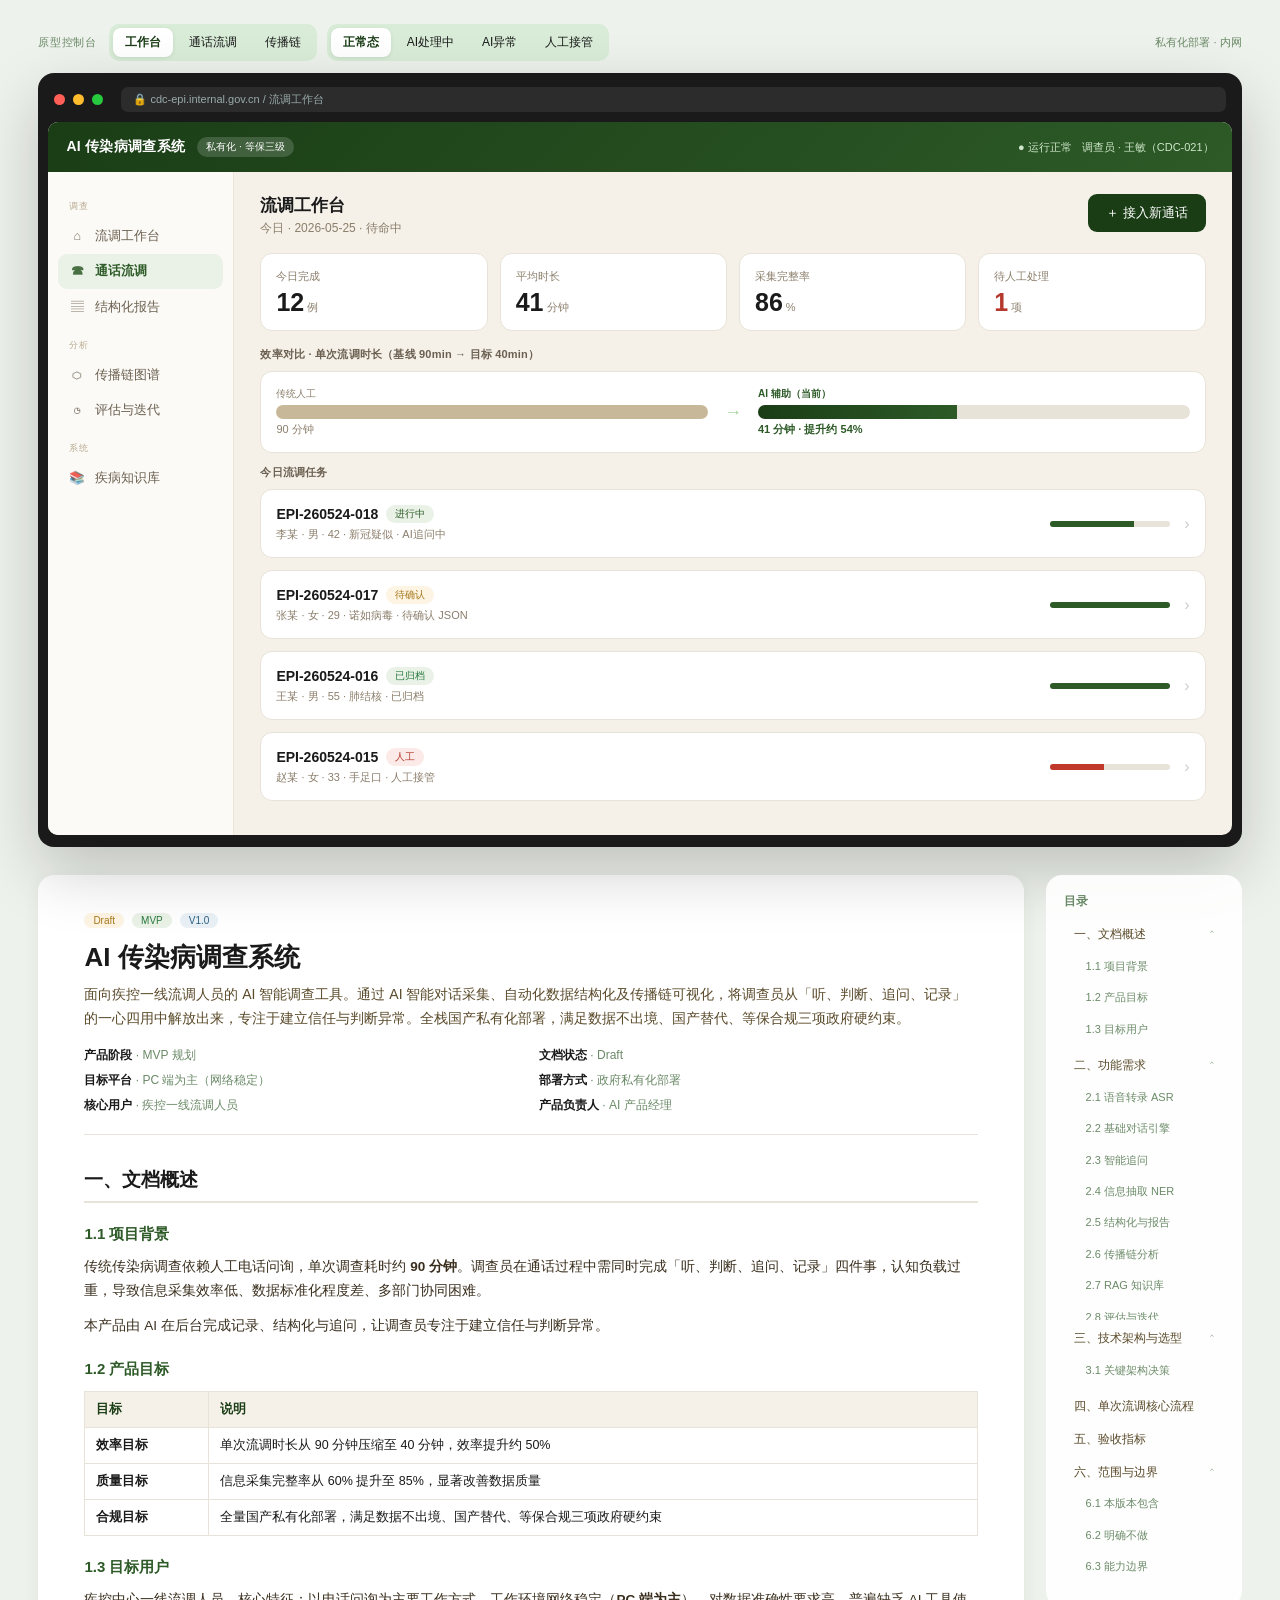
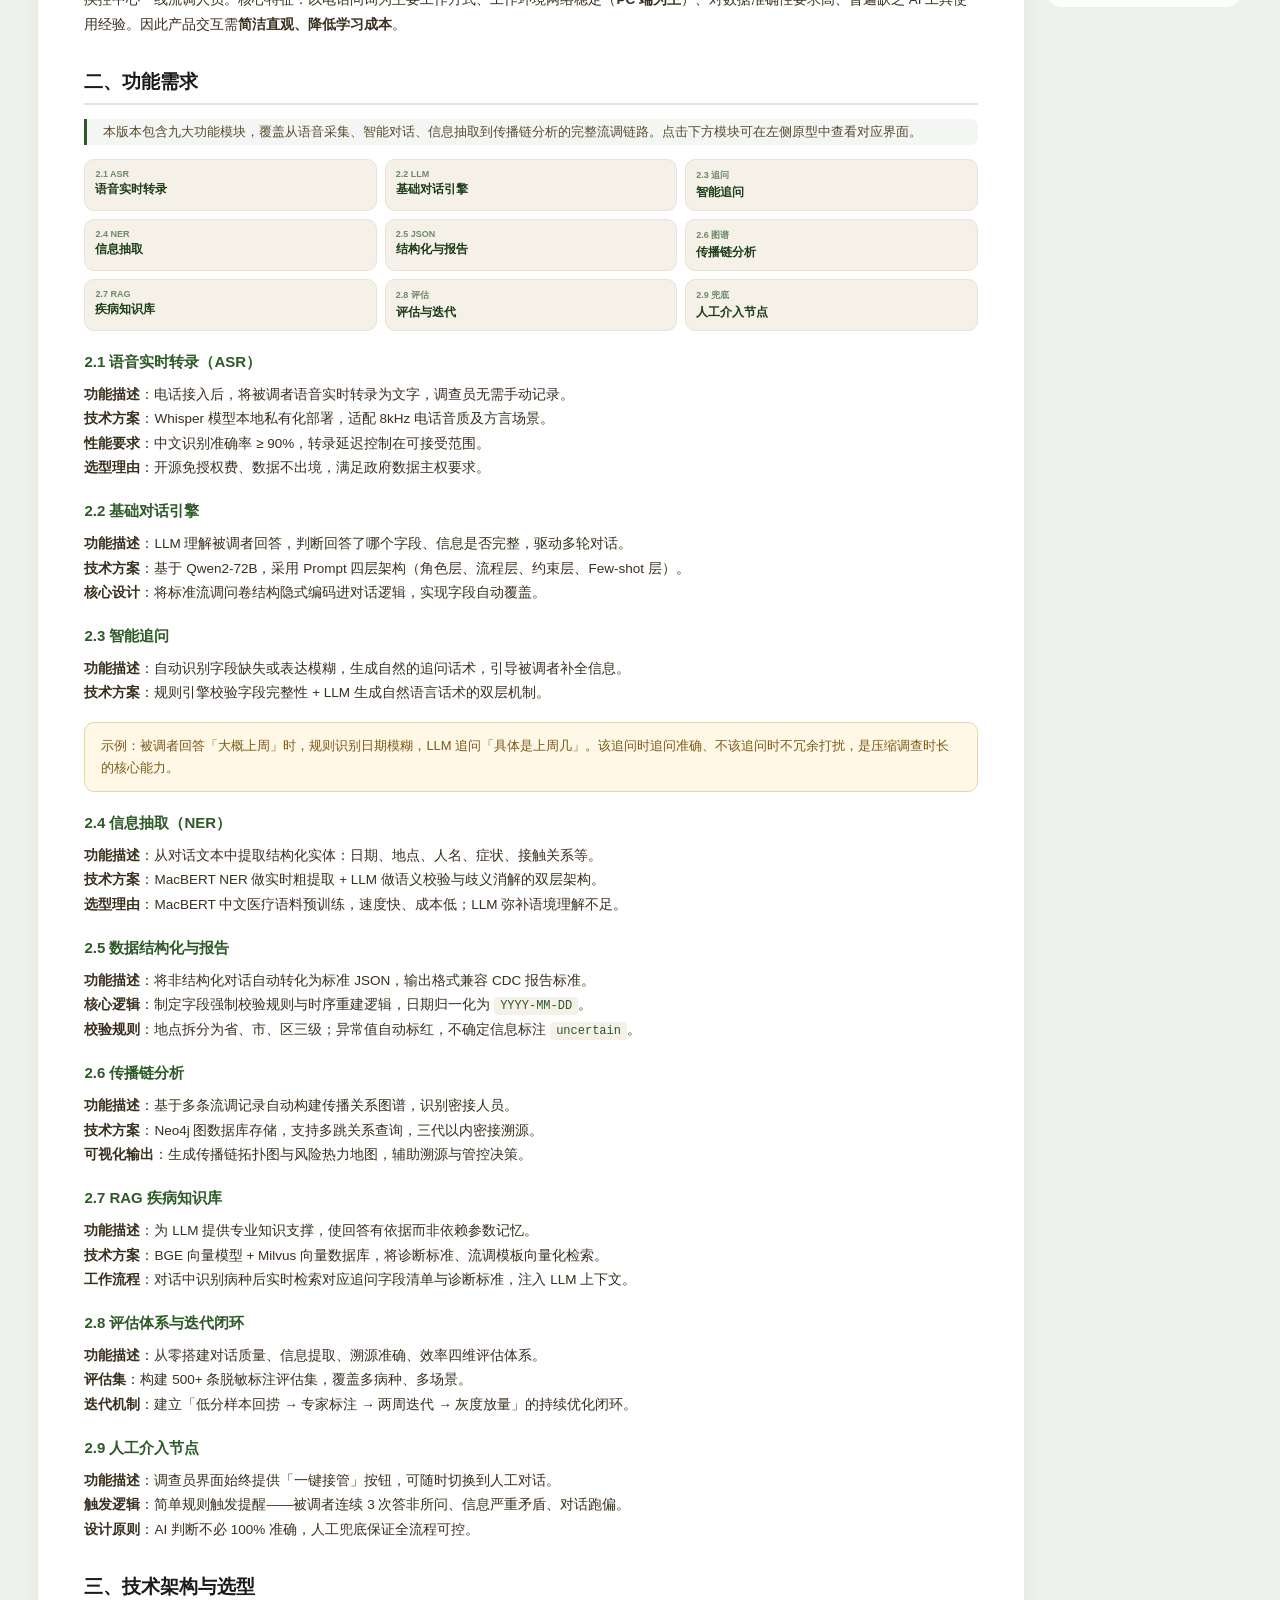
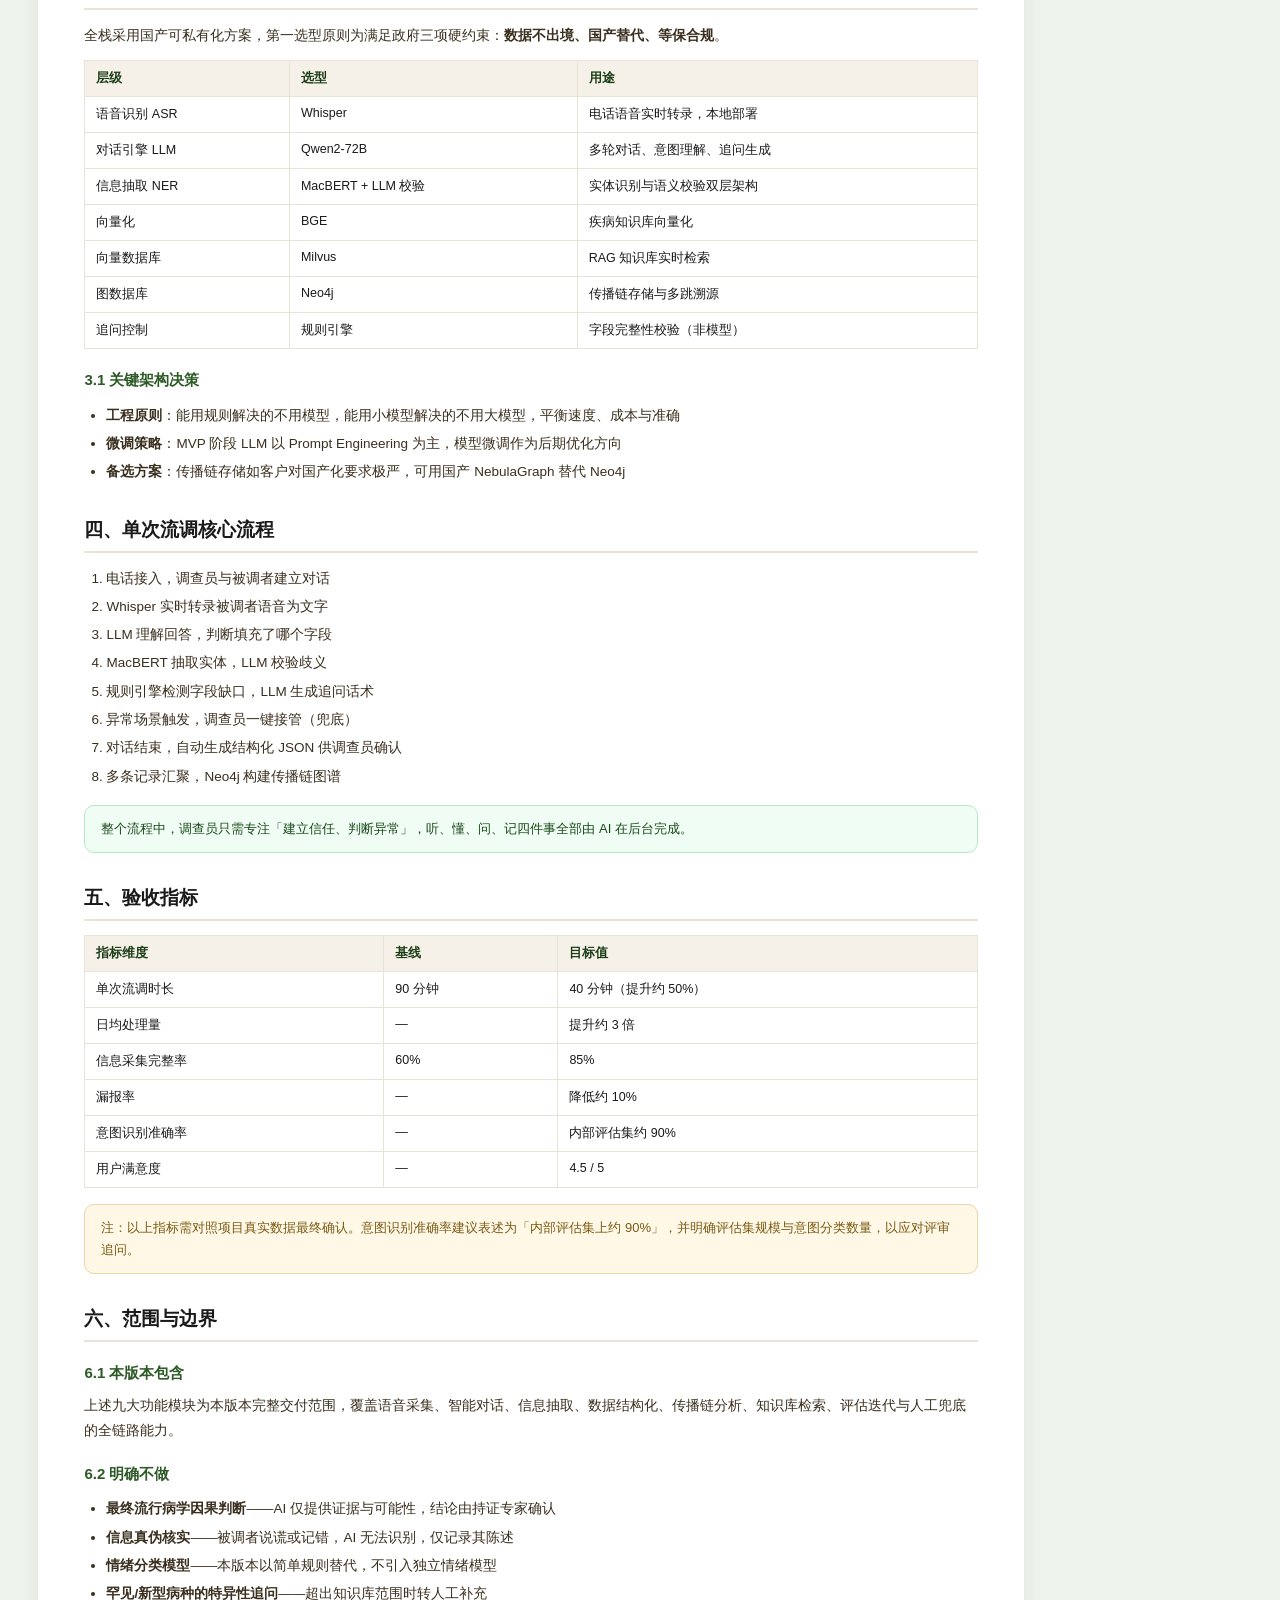
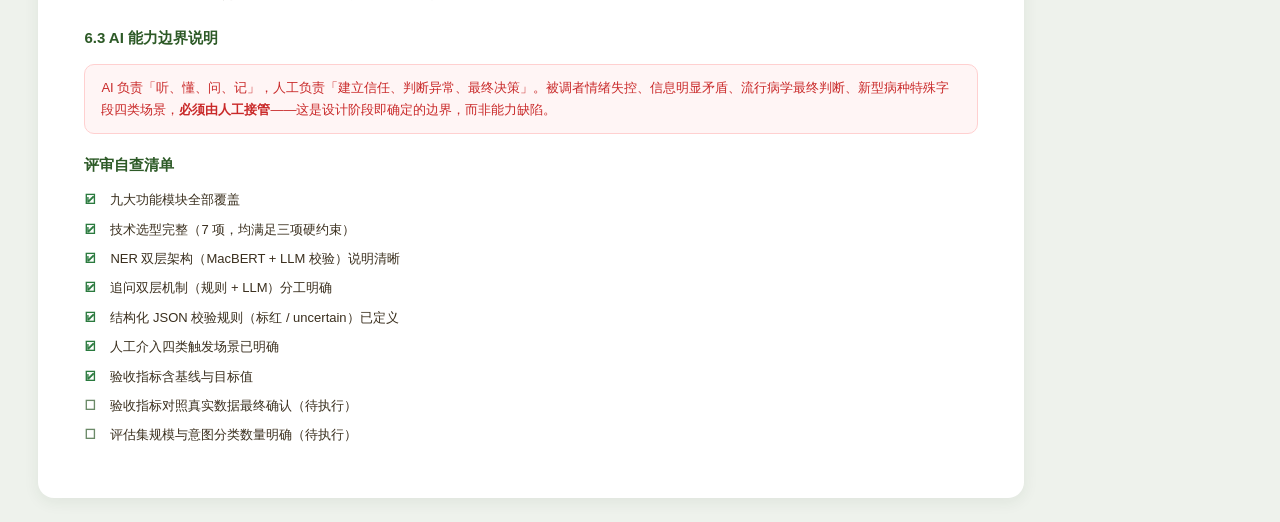
<file: demos/ai-liudiao.html>
<!DOCTYPE html>
<html lang="zh-CN">
<head>
<meta charset="UTF-8" />
<meta name="viewport" content="width=device-width, initial-scale=1.0" />
<title>AI 传染病调查系统 · 综合评审页 · MVP</title>
<style>
  :root { --bg: #eef2ec; --ink: #1a3d16; --muted: #6b8a68; --accent: #2d5a27; --cream: #f5f0e8; }
  * { box-sizing: border-box; }
  body { background: var(--bg); font-family: -apple-system, BlinkMacSystemFont, "PingFang SC", "Microsoft YaHei", sans-serif; color: #1a1a1a; margin: 0; }

  /* 页面外壳：左原型 + 右文档 */
  .review-shell { display: grid; grid-template-columns: minmax(0, 1.15fr) minmax(0, 0.85fr); gap: 28px; padding: 24px clamp(20px, 3vw, 44px); min-height: 100vh; align-items: start; max-width: 1880px; margin: 0 auto; }

  /* ===== 左栏：桌面端工作台原型 ===== */
  .app-panel { position: sticky; top: 24px; max-height: calc(100vh - 48px); display: flex; flex-direction: column; }
  .app-toolbar { display: flex; align-items: center; gap: 10px; flex-wrap: wrap; margin-bottom: 12px; }
  .app-toolbar .tb-label { font-size: 11px; color: var(--muted); text-transform: uppercase; letter-spacing: 0.06em; margin-right: 2px; }
  .seg { display: inline-flex; gap: 4px; background: #d8ecd8; padding: 4px; border-radius: 10px; }
  .seg button { padding: 6px 12px; font-size: 12px; border-radius: 8px; cursor: pointer; border: none; background: transparent; font-family: inherit; color: #1a1a1a; white-space: nowrap; }
  .seg button.active { background: #fff; box-shadow: 0 1px 4px rgba(0,0,0,0.08); color: var(--ink); font-weight: 600; }
  .tb-spacer { flex: 1; }
  .tb-net { font-size: 11px; color: var(--muted); }

  /* 桌面浏览器外框 */
  .desktop { background: #1a1a1a; border-radius: 16px; padding: 10px 10px 12px; box-shadow: 0 24px 64px rgba(0,0,0,0.20); flex: 1; min-height: 0; display: flex; flex-direction: column; }
  .desktop-bar { display: flex; align-items: center; gap: 8px; padding: 4px 6px 10px; flex-shrink: 0; }
  .dot-mac { width: 11px; height: 11px; border-radius: 50%; }
  .dot-r { background: #ff5f56; } .dot-y { background: #ffbd2e; } .dot-g { background: #27c93f; }
  .desktop-url { flex: 1; margin-left: 10px; background: #2c2c2c; color: #9aa; font-size: 11px; border-radius: 7px; padding: 5px 12px; }
  .screen { flex: 1; min-height: 0; background: var(--cream); border-radius: 10px; overflow: hidden; position: relative; display: flex; flex-direction: column; }

  /* 应用内布局：顶栏 + 侧边导航 + 内容区 */
  .app-topbar { height: 50px; flex-shrink: 0; background: linear-gradient(135deg,#1a3d16 0%,#2d5a27 100%); color: #fff; display: flex; align-items: center; padding: 0 18px; gap: 12px; }
  .app-logo { font-size: 14px; font-weight: 600; letter-spacing: .3px; }
  .app-topbar .pill { font-size: 10px; background: rgba(255,255,255,0.16); padding: 3px 9px; border-radius: 20px; font-weight: 400; }
  .app-topbar-right { margin-left: auto; display: flex; align-items: center; gap: 10px; font-size: 11px; color: #cfe6cb; }
  .app-main { flex: 1; min-height: 0; display: grid; grid-template-columns: 186px minmax(0,1fr); }
  .app-side { background: #fcfaf6; border-right: 0.5px solid #ece5d8; padding: 14px 10px; overflow-y: auto; }
  .side-item { display: flex; align-items: center; gap: 10px; padding: 9px 11px; border-radius: 9px; font-size: 12.5px; color: #6b6051; cursor: pointer; margin-bottom: 1px; line-height: 1.3; transition: background .15s, color .15s; }
  .side-item .ic { width: 16px; text-align: center; flex-shrink: 0; opacity: .85; }
  .side-item:hover { background: #f2ede3; color: #3a3024; }
  .side-item.on { background: #eaf2e8; color: var(--accent); font-weight: 600; }
  .side-sep { font-size: 9px; color: #b8ab92; text-transform: uppercase; letter-spacing: .1em; padding: 14px 11px 6px; }
  .app-content { overflow-y: auto; padding: 22px 26px; position: relative; }

  /* 通用组件 */
  .card { background: #fff; border: 0.5px solid #e8e3d8; border-radius: 12px; padding: 15px; margin-bottom: 12px; }
  .card-cream { background: #faf7f1; border: 0.5px solid #ece5d8; border-radius: 12px; padding: 15px; margin-bottom: 12px; }
  .card-title { font-size: 14px; font-weight: 600; color: #1a1a1a; }
  .sec-label { font-size: 11px; font-weight: 600; color: #6b6051; margin: 4px 0 9px; letter-spacing: .2px; }
  .badge { display: inline-block; padding: 2px 9px; font-size: 10px; border-radius: 999px; font-weight: 500; }
  .badge-ai { background: #eaf2e8; color: #2d5a27; }
  .badge-warn { background: #fdf4e3; color: #a87a1e; }
  .badge-error { background: #fbeae7; color: #b5392c; }
  .badge-ok { background: #eaf2e8; color: #2a7a3e; }
  .badge-gray { background: #f2efe8; color: #6b6051; }
  .badge-blue { background: #e9f1f6; color: #2e6285; }
  .field { margin-bottom: 12px; }
  .field label { display: block; font-size: 12px; color: #6b6051; margin-bottom: 4px; }
  .field input, .field textarea, .field select { width: 100%; padding: 9px 10px; font-size: 13px; border: 0.5px solid #e0dbd0; border-radius: 9px; background: #fff; font-family: inherit; color: #1a1a1a; }
  .field input.error, .field textarea.error { border-color: #d8a59c; background: #fdf6f4; }
  .field-hint { font-size: 11px; color: #b5392c; margin-top: 4px; }
  .primary-btn { padding: 10px 18px; background: var(--ink); color: #fff; font-size: 13px; font-weight: 500; border-radius: 9px; cursor: pointer; border: none; font-family: inherit; transition: background .15s; }
  .primary-btn:hover { background: #143010; }
  .btn-sec { background: #f2ede3; color: #2d5a27; border: none; border-radius: 9px; padding: 10px 16px; font-size: 12px; font-weight: 500; cursor: pointer; font-family: inherit; }
  .btn-sec:hover { background: #eae3d6; }
  .skeleton { background: linear-gradient(90deg, #ece7dc 0%, #f7f3ec 50%, #ece7dc 100%); background-size: 200% 100%; animation: shimmer 1.4s infinite; border-radius: 6px; }
  @keyframes shimmer { 0% { background-position: -200% 0; } 100% { background-position: 200% 0; } }
  .empty-state { text-align: center; padding: 40px 24px; color: var(--muted); }
  .empty-state .icon { font-size: 44px; margin-bottom: 12px; }
  .error-banner { background: #fdf6f4; border: 0.5px solid #ecc9c1; color: #b5392c; padding: 12px 14px; border-radius: 10px; margin-bottom: 12px; font-size: 13px; line-height: 1.55; }
  .warn-banner { background: #fdf8ef; border: 0.5px solid #ebd9b3; color: #8a6518; padding: 11px 14px; border-radius: 10px; margin-bottom: 12px; font-size: 12px; line-height: 1.55; }
  .toast { position: absolute; bottom: 22px; left: 50%; transform: translateX(-50%); background: rgba(26,61,22,0.94); color: #fff; padding: 10px 18px; border-radius: 12px; font-size: 13px; z-index: 100; opacity: 0; transition: opacity 0.2s; max-width: 80%; text-align: center; }
  .toast.show { opacity: 1; }

  /* 页面标题条 */
  .page-bar { display: flex; justify-content: space-between; align-items: center; margin-bottom: 16px; }
  .page-h1 { font-size: 16px; font-weight: 600; color: #1a1a1a; }
  .page-h2 { font-size: 11px; color: #8b7e6b; margin-top: 3px; }
  .col-head { font-size: 12px; font-weight: 600; color: #4a4031; margin-bottom: 10px; }
  .col-sub { font-weight: 400; color: #a99c84; font-size: 11px; }

  /* 对话气泡 */
  .chat-wrap { display: flex; flex-direction: column; gap: 12px; }
  .bubble { max-width: 88%; padding: 10px 13px; border-radius: 14px; font-size: 13px; line-height: 1.6; }
  .bubble-them { background: #fff; border: 0.5px solid #e8e3d8; align-self: flex-start; border-bottom-left-radius: 4px; }
  .bubble-ai { background: var(--ink); color: #fff; align-self: flex-end; border-bottom-right-radius: 4px; }
  .bubble-meta { font-size: 9px; margin-bottom: 5px; opacity: .75; }
  .bubble-ai .bubble-meta { color: #a8d4a0; }
  .bubble-them .bubble-meta { color: #8b7e6b; }
  .field-tag { display: inline-block; background: #d8ecd8; color: #1a4a1a; font-size: 9px; font-weight: 600; padding: 2px 8px; border-radius: 20px; margin-top: 7px; }

  /* 通话状态条（计时器固定不重叠） */
  .callbar { display: flex; align-items: center; gap: 12px; background: #fff; border: 0.5px solid #e8e3d8; border-radius: 12px; padding: 10px 14px; margin-bottom: 16px; }
  .callbar-rec { color: #8b7e6b; font-size: 13px; flex-shrink: 0; }
  .callbar-live .callbar-rec { color: #c0392b; }
  .callbar-wave { flex: 1; min-width: 0; display: flex; align-items: center; gap: 3px; height: 26px; overflow: hidden; }
  .wv { width: 3px; background: #cdbfa8; border-radius: 2px; flex-shrink: 0; }
  .wv.live { background: #c0392b; animation: wave 0.85s infinite ease-in-out; }
  @keyframes wave { 0%,100% { transform: scaleY(0.45); } 50% { transform: scaleY(1); } }
  .callbar-time { font-size: 12px; font-weight: 700; color: #8b7e6b; flex-shrink: 0; white-space: nowrap; }
  .callbar-live .callbar-time { color: #c0392b; }
  .callbar-eng { font-size: 10px; color: #a99c84; flex-shrink: 0; white-space: nowrap; padding-left: 4px; border-left: 1px solid #e8e3d8; }

  /* 字段抽取网格（两列、清爽） */
  .field-grid { display: grid; grid-template-columns: 1fr 1fr; gap: 8px; margin-bottom: 12px; }
  .fb { background: #fff; border: 0.5px solid #e8e3d8; border-radius: 10px; padding: 8px 11px; }
  .fb-l { display: block; font-size: 10px; color: #8b7e6b; margin-bottom: 3px; }
  .fb-v { font-size: 13px; font-weight: 600; color: #1a1a1a; }
  .fb.unsure { background: #fdf8ef; border-color: #ebd9b3; }
  .fb.unsure .fb-l { color: #b07a14; }

  /* 字段进度卡（深绿，克制） */
  .progress-card { background: var(--ink); border-radius: 12px; padding: 12px 14px; margin-bottom: 12px; }
  .pc-head { display: flex; justify-content: space-between; align-items: center; font-size: 11px; color: #a8d4a0; margin-bottom: 8px; }
  .pc-head b { color: #fff; font-size: 13px; }
  .pc-track { height: 6px; background: rgba(255,255,255,0.15); border-radius: 4px; overflow: hidden; }
  .pc-track span { display: block; height: 100%; background: #a8d4a0; border-radius: 4px; }
  .pc-note { font-size: 10px; color: rgba(168,212,160,0.7); margin-top: 8px; line-height: 1.5; }

  /* RAG 卡（浅绿，克制） */
  .rag-card { background: #f3f7f1; border: 0.5px solid #dde9da; border-radius: 12px; padding: 11px 13px; }
  .rag-head { font-size: 10px; font-weight: 700; color: #2d5a27; margin-bottom: 5px; }
  .rag-body { font-size: 11.5px; color: #3d5a37; line-height: 1.6; }

  /* 通用面板 */
  .panel { background: #fff; border: 0.5px solid #e8e3d8; border-radius: 12px; padding: 14px; }

  /* 进度步骤条 */
  .stepper { display: flex; align-items: center; gap: 4px; margin-bottom: 16px; font-size: 10px; }
  .step { flex: 1; text-align: center; color: #b3a68c; display: flex; flex-direction: column; align-items: center; gap: 4px; }
  .step .num { width: 22px; height: 22px; border-radius: 50%; background: #e0dbd0; color: #8b7e6b; display: inline-flex; align-items: center; justify-content: center; font-size: 10px; font-weight: 700; }
  .step .step-t { font-size: 10px; }
  .step.on .num { background: var(--ink); color: #fff; }
  .step.done .num { background: #a8d4a0; color: #1a4a1a; }
  .step.on { color: var(--ink); font-weight: 700; }

  /* 通话两栏布局 */
  .call-grid { display: grid; grid-template-columns: 1fr 1fr; gap: 20px; align-items: start; }
  .call-col { min-width: 0; }

  /* JSON 视图 */
  .json-view { background: #1c2b1a; border-radius: 12px; padding: 14px 16px; font-family: 'SF Mono','Consolas',monospace; font-size: 11.5px; line-height: 1.7; color: #c8d8c4; overflow-x: auto; white-space: pre; }
  .j-key { color: #8fd49a; } .j-str { color: #e6c98a; } .j-num { color: #9ec5ff; }
  .j-flag { background: rgba(192,57,43,0.3); border-radius: 3px; padding: 0 3px; color: #ffb3b3; }
  .j-unsure { background: rgba(212,160,23,0.25); border-radius: 3px; padding: 0 3px; color: #f0d090; }

  /* 底部操作条 */
  .footer-bar { position: sticky; bottom: 0; background: linear-gradient(to top, var(--cream) 70%, rgba(245,240,232,0)); padding: 14px 0 4px; margin-top: 18px; display: flex; gap: 10px; align-items: center; }
  .footer-note { font-size: 11px; color: #8b7e6b; }
  .takeover-btn { background: #fff; border: 1.5px solid #c0392b; color: #c0392b; border-radius: 11px; padding: 10px 16px; font-size: 12px; font-weight: 700; cursor: pointer; font-family: inherit; display: inline-flex; align-items: center; gap: 6px; }
  .takeover-btn:hover { background: #fff0f0; }

  /* 传播链图谱 */
  .graph-stage { background: #fff; border: 0.5px solid #e8e3d8; border-radius: 14px; padding: 8px; margin-bottom: 12px; }
  .legend { display: flex; gap: 14px; font-size: 11px; color: #5a4a2a; margin-bottom: 8px; flex-wrap: wrap; }
  .legend span { display: inline-flex; align-items: center; gap: 5px; }
  .lg-dot { width: 10px; height: 10px; border-radius: 50%; display: inline-block; }

  /* ===== 右栏：PRD 文档 + TOC ===== */
  .doc-panel { display: grid; grid-template-columns: minmax(0, 1fr) 196px; gap: 22px; width: 100%; }
  .doc-content { background: #fff; border-radius: 16px; box-shadow: 0 4px 16px rgba(26,61,22,0.07); padding: 38px 46px; min-width: 0; }
  .doc-header { border-bottom: 1px solid #e8e3d8; padding-bottom: 20px; margin-bottom: 24px; }
  .doc-header .pills { display: flex; gap: 8px; flex-wrap: wrap; margin-bottom: 12px; }
  .doc-header h1 { font-size: 26px; font-weight: 700; margin: 0 0 8px; color: #1a1a1a; }
  .doc-header .desc { color: #5a4a2a; font-size: 14px; line-height: 1.7; }
  .doc-meta { display: grid; grid-template-columns: repeat(2, 1fr); gap: 8px 16px; font-size: 12px; color: var(--muted); margin-top: 16px; }
  .doc-meta div b { color: #1a1a1a; font-weight: 600; }
  .doc-content h2 { font-size: 19px; font-weight: 700; margin: 32px 0 14px; padding-bottom: 8px; border-bottom: 2px solid #e8e3d8; color: #1a1a1a; }
  .doc-content h3 { font-size: 15px; font-weight: 600; margin: 22px 0 10px; color: #2d5a27; }
  .doc-content h4 { font-size: 13.5px; font-weight: 600; margin: 16px 0 8px; color: #1a3d16; }
  .doc-content p { font-size: 13.5px; line-height: 1.8; color: #3a2f1e; margin: 11px 0; }
  .doc-content ul, .doc-content ol { font-size: 13.5px; line-height: 1.8; color: #3a2f1e; padding-left: 22px; }
  .doc-content li { margin: 4px 0; }
  .doc-content table { width: 100%; border-collapse: collapse; margin: 12px 0; font-size: 12.5px; }
  .doc-content table th, .doc-content table td { border: 1px solid #e8e3d8; padding: 9px 11px; text-align: left; vertical-align: top; }
  .doc-content table th { background: #f5f0e8; font-weight: 600; color: #1a3d16; }
  .doc-content blockquote { border-left: 3px solid var(--accent); padding: 4px 16px; color: #5a4a2a; background: rgba(45,90,39,0.05); border-radius: 0 8px 8px 0; margin: 12px 0; font-size: 13px; }
  .doc-content code { background: #f5f0e8; padding: 2px 6px; border-radius: 4px; font-size: 12px; font-family: 'SF Mono', monospace; color: #2d5a27; }
  .doc-content .callout { background: #f0fdf4; border: 1px solid #b8e6c9; padding: 12px 16px; border-radius: 10px; margin: 16px 0; font-size: 13px; color: #1a4a1a; line-height: 1.7; }
  .doc-content .callout.warn { background: #fff5f5; border-color: #ffd0d0; color: #c92929; }
  .doc-content .callout.info { background: #fff8e7; border-color: #e8d6a8; color: #7a5a14; }
  .doc-content .checklist { list-style: none; padding-left: 0; }
  .doc-content .checklist li { padding-left: 26px; position: relative; margin: 6px 0; font-size: 13px; color: #3a2f1e; }
  .doc-content .checklist li::before { content: "☑"; position: absolute; left: 0; color: #2a7a3e; font-weight: 700; }
  .doc-content .checklist li.unchecked::before { content: "☐"; color: var(--muted); }
  .module-map { display: grid; grid-template-columns: repeat(3, 1fr); gap: 8px; margin: 14px 0; }
  .mm { background: #f5f0e8; border: 1px solid #e8e3d8; border-radius: 10px; padding: 9px 10px; cursor: pointer; transition: all .15s; }
  .mm:hover { border-color: var(--accent); background: #ecf3eb; }
  .mm .mm-n { font-size: 9px; color: var(--muted); font-weight: 700; }
  .mm .mm-t { font-size: 12px; font-weight: 600; color: #1a3d16; margin-top: 2px; }

  /* TOC */
  .doc-toc { position: sticky; top: 24px; max-height: calc(100vh - 48px); overflow-y: auto; background: rgba(255,255,255,0.88); backdrop-filter: blur(8px); border-radius: 16px; padding: 18px; align-self: start; }
  .doc-toc h4 { font-size: 12px; color: var(--muted); text-transform: uppercase; letter-spacing: 0.06em; margin: 0 0 10px; }
  .doc-toc ol { padding-left: 0; list-style: none; margin: 0; }
  .doc-toc li { margin: 4px 0; }
  .doc-toc a, .doc-toc button { display: flex; align-items: center; justify-content: space-between; width: 100%; padding: 6px 10px; font-size: 12px; color: #5a4a2a; text-decoration: none; border-radius: 6px; line-height: 1.4; border: 0; background: transparent; cursor: pointer; font-family: inherit; text-align: left; }
  .doc-toc a:hover, .doc-toc button:hover { background: rgba(45,90,39,0.08); color: var(--ink); }
  .doc-toc a.l2 { display: block; padding-left: 22px; font-size: 11px; color: var(--muted); }
  .doc-toc .toc-toggle::after { content: "⌃"; color: var(--muted); font-size: 10px; transition: transform 0.16s ease; }
  .doc-toc .toc-group.collapsed .toc-toggle::after { transform: rotate(180deg); }
  .doc-toc .toc-children { overflow: hidden; max-height: 240px; transition: max-height 0.18s ease, opacity 0.18s ease; }
  .doc-toc .toc-group.collapsed .toc-children { max-height: 0; opacity: 0; }

  @media (max-width: 1500px) { .review-shell { grid-template-columns: 1fr; } .app-panel { position: relative; top: 0; max-height: none; } .desktop { min-height: 760px; } .doc-toc { position: relative; top: 0; max-height: none; } }
  @media (max-width: 900px) { .doc-panel { grid-template-columns: 1fr; } .doc-content { padding: 28px 22px; } .app-main { grid-template-columns: 1fr; } .app-side { display: none; } }
</style>
</head>
<body>

<main class="review-shell">

  <!-- ===== 左栏：桌面端工作台原型 ===== -->
  <section class="app-panel">
    <div class="app-toolbar">
      <span class="tb-label">原型控制台</span>
      <div class="seg" id="ctrl-jump">
        <button data-v="home" class="active">工作台</button>
        <button data-v="call">通话流调</button>
        <button data-v="graph">传播链</button>
      </div>
      <div class="seg" id="ctrl-state">
        <button data-v="normal" class="active">正常态</button>
        <button data-v="loading">AI处理中</button>
        <button data-v="error">AI异常</button>
        <button data-v="takeover">人工接管</button>
      </div>
      <div class="tb-spacer"></div>
      <span class="tb-net">私有化部署 · 内网</span>
    </div>

    <div class="desktop">
      <div class="desktop-bar">
        <span class="dot-mac dot-r"></span><span class="dot-mac dot-y"></span><span class="dot-mac dot-g"></span>
        <div class="desktop-url">🔒 cdc-epi.internal.gov.cn / 流调工作台</div>
      </div>
      <div class="screen" id="screen">
        <div class="toast" id="toast"></div>
      </div>
    </div>
  </section>

  <!-- ===== 右栏：PRD 文档 + TOC ===== -->
  <article class="doc-panel">
    <div class="doc-content">
      <div class="doc-header">
        <div class="pills">
          <span class="badge badge-warn">Draft</span>
          <span class="badge badge-ok">MVP</span>
          <span class="badge badge-blue">V1.0</span>
        </div>
        <h1>AI 传染病调查系统</h1>
        <div class="desc">面向疾控一线流调人员的 AI 智能调查工具。通过 AI 智能对话采集、自动化数据结构化及传播链可视化，将调查员从「听、判断、追问、记录」的一心四用中解放出来，专注于建立信任与判断异常。全栈国产私有化部署，满足数据不出境、国产替代、等保合规三项政府硬约束。</div>
        <div class="doc-meta">
          <div><b>产品阶段</b> · MVP 规划</div>
          <div><b>文档状态</b> · Draft</div>
          <div><b>目标平台</b> · PC 端为主（网络稳定）</div>
          <div><b>部署方式</b> · 政府私有化部署</div>
          <div><b>核心用户</b> · 疾控一线流调人员</div>
          <div><b>产品负责人</b> · AI 产品经理</div>
        </div>
      </div>

      <h2 id="ch1">一、文档概述</h2>
      <h3 id="ch1-1">1.1 项目背景</h3>
      <p>传统传染病调查依赖人工电话问询，单次调查耗时约 <b>90 分钟</b>。调查员在通话过程中需同时完成「听、判断、追问、记录」四件事，认知负载过重，导致信息采集效率低、数据标准化程度差、多部门协同困难。</p>
      <p>本产品由 AI 在后台完成记录、结构化与追问，让调查员专注于建立信任与判断异常。</p>

      <h3 id="ch1-2">1.2 产品目标</h3>
      <table>
        <thead><tr><th>目标</th><th>说明</th></tr></thead>
        <tbody>
          <tr><td><b>效率目标</b></td><td>单次流调时长从 90 分钟压缩至 40 分钟，效率提升约 50%</td></tr>
          <tr><td><b>质量目标</b></td><td>信息采集完整率从 60% 提升至 85%，显著改善数据质量</td></tr>
          <tr><td><b>合规目标</b></td><td>全量国产私有化部署，满足数据不出境、国产替代、等保合规三项政府硬约束</td></tr>
        </tbody>
      </table>

      <h3 id="ch1-3">1.3 目标用户</h3>
      <p>疾控中心一线流调人员。核心特征：以电话问询为主要工作方式、工作环境网络稳定（<b>PC 端为主</b>）、对数据准确性要求高、普遍缺乏 AI 工具使用经验。因此产品交互需<b>简洁直观、降低学习成本</b>。</p>

      <h2 id="ch2">二、功能需求</h2>
      <blockquote>本版本包含九大功能模块，覆盖从语音采集、智能对话、信息抽取到传播链分析的完整流调链路。点击下方模块可在左侧原型中查看对应界面。</blockquote>
      <div class="module-map">
        <div class="mm" data-jump="call"><div class="mm-n">2.1 ASR</div><div class="mm-t">语音实时转录</div></div>
        <div class="mm" data-jump="call"><div class="mm-n">2.2 LLM</div><div class="mm-t">基础对话引擎</div></div>
        <div class="mm" data-jump="call"><div class="mm-n">2.3 追问</div><div class="mm-t">智能追问</div></div>
        <div class="mm" data-jump="call"><div class="mm-n">2.4 NER</div><div class="mm-t">信息抽取</div></div>
        <div class="mm" data-jump="report"><div class="mm-n">2.5 JSON</div><div class="mm-t">结构化与报告</div></div>
        <div class="mm" data-jump="graph"><div class="mm-n">2.6 图谱</div><div class="mm-t">传播链分析</div></div>
        <div class="mm" data-jump="call"><div class="mm-n">2.7 RAG</div><div class="mm-t">疾病知识库</div></div>
        <div class="mm" data-jump="home"><div class="mm-n">2.8 评估</div><div class="mm-t">评估与迭代</div></div>
        <div class="mm" data-jump="takeover"><div class="mm-n">2.9 兜底</div><div class="mm-t">人工介入节点</div></div>
      </div>

      <h3 id="ch2-1">2.1 语音实时转录（ASR）</h3>
      <p><b>功能描述</b>：电话接入后，将被调者语音实时转录为文字，调查员无需手动记录。<br><b>技术方案</b>：Whisper 模型本地私有化部署，适配 8kHz 电话音质及方言场景。<br><b>性能要求</b>：中文识别准确率 ≥ 90%，转录延迟控制在可接受范围。<br><b>选型理由</b>：开源免授权费、数据不出境，满足政府数据主权要求。</p>

      <h3 id="ch2-2">2.2 基础对话引擎</h3>
      <p><b>功能描述</b>：LLM 理解被调者回答，判断回答了哪个字段、信息是否完整，驱动多轮对话。<br><b>技术方案</b>：基于 Qwen2-72B，采用 Prompt 四层架构（角色层、流程层、约束层、Few-shot 层）。<br><b>核心设计</b>：将标准流调问卷结构隐式编码进对话逻辑，实现字段自动覆盖。</p>

      <h3 id="ch2-3">2.3 智能追问</h3>
      <p><b>功能描述</b>：自动识别字段缺失或表达模糊，生成自然的追问话术，引导被调者补全信息。<br><b>技术方案</b>：规则引擎校验字段完整性 + LLM 生成自然语言话术的双层机制。</p>
      <div class="callout info">示例：被调者回答「大概上周」时，规则识别日期模糊，LLM 追问「具体是上周几」。该追问时追问准确、不该追问时不冗余打扰，是压缩调查时长的核心能力。</div>

      <h3 id="ch2-4">2.4 信息抽取（NER）</h3>
      <p><b>功能描述</b>：从对话文本中提取结构化实体：日期、地点、人名、症状、接触关系等。<br><b>技术方案</b>：MacBERT NER 做实时粗提取 + LLM 做语义校验与歧义消解的双层架构。<br><b>选型理由</b>：MacBERT 中文医疗语料预训练，速度快、成本低；LLM 弥补语境理解不足。</p>

      <h3 id="ch2-5">2.5 数据结构化与报告</h3>
      <p><b>功能描述</b>：将非结构化对话自动转化为标准 JSON，输出格式兼容 CDC 报告标准。<br><b>核心逻辑</b>：制定字段强制校验规则与时序重建逻辑，日期归一化为 <code>YYYY-MM-DD</code>。<br><b>校验规则</b>：地点拆分为省、市、区三级；异常值自动标红，不确定信息标注 <code>uncertain</code>。</p>

      <h3 id="ch2-6">2.6 传播链分析</h3>
      <p><b>功能描述</b>：基于多条流调记录自动构建传播关系图谱，识别密接人员。<br><b>技术方案</b>：Neo4j 图数据库存储，支持多跳关系查询，三代以内密接溯源。<br><b>可视化输出</b>：生成传播链拓扑图与风险热力地图，辅助溯源与管控决策。</p>

      <h3 id="ch2-7">2.7 RAG 疾病知识库</h3>
      <p><b>功能描述</b>：为 LLM 提供专业知识支撑，使回答有依据而非依赖参数记忆。<br><b>技术方案</b>：BGE 向量模型 + Milvus 向量数据库，将诊断标准、流调模板向量化检索。<br><b>工作流程</b>：对话中识别病种后实时检索对应追问字段清单与诊断标准，注入 LLM 上下文。</p>

      <h3 id="ch2-8">2.8 评估体系与迭代闭环</h3>
      <p><b>功能描述</b>：从零搭建对话质量、信息提取、溯源准确、效率四维评估体系。<br><b>评估集</b>：构建 500+ 条脱敏标注评估集，覆盖多病种、多场景。<br><b>迭代机制</b>：建立「低分样本回捞 → 专家标注 → 两周迭代 → 灰度放量」的持续优化闭环。</p>

      <h3 id="ch2-9">2.9 人工介入节点</h3>
      <p><b>功能描述</b>：调查员界面始终提供「一键接管」按钮，可随时切换到人工对话。<br><b>触发逻辑</b>：简单规则触发提醒——被调者连续 3 次答非所问、信息严重矛盾、对话跑偏。<br><b>设计原则</b>：AI 判断不必 100% 准确，人工兜底保证全流程可控。</p>

      <h2 id="ch3">三、技术架构与选型</h2>
      <p>全栈采用国产可私有化方案，第一选型原则为满足政府三项硬约束：<b>数据不出境、国产替代、等保合规</b>。</p>
      <table>
        <thead><tr><th>层级</th><th>选型</th><th>用途</th></tr></thead>
        <tbody>
          <tr><td>语音识别 ASR</td><td>Whisper</td><td>电话语音实时转录，本地部署</td></tr>
          <tr><td>对话引擎 LLM</td><td>Qwen2-72B</td><td>多轮对话、意图理解、追问生成</td></tr>
          <tr><td>信息抽取 NER</td><td>MacBERT + LLM 校验</td><td>实体识别与语义校验双层架构</td></tr>
          <tr><td>向量化</td><td>BGE</td><td>疾病知识库向量化</td></tr>
          <tr><td>向量数据库</td><td>Milvus</td><td>RAG 知识库实时检索</td></tr>
          <tr><td>图数据库</td><td>Neo4j</td><td>传播链存储与多跳溯源</td></tr>
          <tr><td>追问控制</td><td>规则引擎</td><td>字段完整性校验（非模型）</td></tr>
        </tbody>
      </table>
      <h3 id="ch3-1">3.1 关键架构决策</h3>
      <ul>
        <li><b>工程原则</b>：能用规则解决的不用模型，能用小模型解决的不用大模型，平衡速度、成本与准确</li>
        <li><b>微调策略</b>：MVP 阶段 LLM 以 Prompt Engineering 为主，模型微调作为后期优化方向</li>
        <li><b>备选方案</b>：传播链存储如客户对国产化要求极严，可用国产 NebulaGraph 替代 Neo4j</li>
      </ul>

      <h2 id="ch4">四、单次流调核心流程</h2>
      <ol>
        <li>电话接入，调查员与被调者建立对话</li>
        <li>Whisper 实时转录被调者语音为文字</li>
        <li>LLM 理解回答，判断填充了哪个字段</li>
        <li>MacBERT 抽取实体，LLM 校验歧义</li>
        <li>规则引擎检测字段缺口，LLM 生成追问话术</li>
        <li>异常场景触发，调查员一键接管（兜底）</li>
        <li>对话结束，自动生成结构化 JSON 供调查员确认</li>
        <li>多条记录汇聚，Neo4j 构建传播链图谱</li>
      </ol>
      <div class="callout">整个流程中，调查员只需专注「建立信任、判断异常」，听、懂、问、记四件事全部由 AI 在后台完成。</div>

      <h2 id="ch5">五、验收指标</h2>
      <table>
        <thead><tr><th>指标维度</th><th>基线</th><th>目标值</th></tr></thead>
        <tbody>
          <tr><td>单次流调时长</td><td>90 分钟</td><td>40 分钟（提升约 50%）</td></tr>
          <tr><td>日均处理量</td><td>—</td><td>提升约 3 倍</td></tr>
          <tr><td>信息采集完整率</td><td>60%</td><td>85%</td></tr>
          <tr><td>漏报率</td><td>—</td><td>降低约 10%</td></tr>
          <tr><td>意图识别准确率</td><td>—</td><td>内部评估集约 90%</td></tr>
          <tr><td>用户满意度</td><td>—</td><td>4.5 / 5</td></tr>
        </tbody>
      </table>
      <div class="callout info">注：以上指标需对照项目真实数据最终确认。意图识别准确率建议表述为「内部评估集上约 90%」，并明确评估集规模与意图分类数量，以应对评审追问。</div>

      <h2 id="ch6">六、范围与边界</h2>
      <h3 id="ch6-1">6.1 本版本包含</h3>
      <p>上述九大功能模块为本版本完整交付范围，覆盖语音采集、智能对话、信息抽取、数据结构化、传播链分析、知识库检索、评估迭代与人工兜底的全链路能力。</p>
      <h3 id="ch6-2">6.2 明确不做</h3>
      <ul>
        <li><b>最终流行病学因果判断</b>——AI 仅提供证据与可能性，结论由持证专家确认</li>
        <li><b>信息真伪核实</b>——被调者说谎或记错，AI 无法识别，仅记录其陈述</li>
        <li><b>情绪分类模型</b>——本版本以简单规则替代，不引入独立情绪模型</li>
        <li><b>罕见/新型病种的特异性追问</b>——超出知识库范围时转人工补充</li>
      </ul>
      <h3 id="ch6-3">6.3 AI 能力边界说明</h3>
      <div class="callout warn">AI 负责「听、懂、问、记」，人工负责「建立信任、判断异常、最终决策」。被调者情绪失控、信息明显矛盾、流行病学最终判断、新型病种特殊字段四类场景，<b>必须由人工接管</b>——这是设计阶段即确定的边界，而非能力缺陷。</div>

      <h3>评审自查清单</h3>
      <ul class="checklist">
        <li>九大功能模块全部覆盖</li>
        <li>技术选型完整（7 项，均满足三项硬约束）</li>
        <li>NER 双层架构（MacBERT + LLM 校验）说明清晰</li>
        <li>追问双层机制（规则 + LLM）分工明确</li>
        <li>结构化 JSON 校验规则（标红 / uncertain）已定义</li>
        <li>人工介入四类触发场景已明确</li>
        <li>验收指标含基线与目标值</li>
        <li class="unchecked">验收指标对照真实数据最终确认（待执行）</li>
        <li class="unchecked">评估集规模与意图分类数量明确（待执行）</li>
      </ul>
    </div>

    <!-- TOC -->
    <nav class="doc-toc">
      <h4>目录</h4>
      <ol>
        <li class="toc-group">
          <button class="toc-toggle" type="button" data-target="ch1" aria-expanded="true">一、文档概述</button>
          <ol class="toc-children">
            <li><a href="#ch1-1" class="l2">1.1 项目背景</a></li>
            <li><a href="#ch1-2" class="l2">1.2 产品目标</a></li>
            <li><a href="#ch1-3" class="l2">1.3 目标用户</a></li>
          </ol>
        </li>
        <li class="toc-group">
          <button class="toc-toggle" type="button" data-target="ch2" aria-expanded="true">二、功能需求</button>
          <ol class="toc-children">
            <li><a href="#ch2-1" class="l2">2.1 语音转录 ASR</a></li>
            <li><a href="#ch2-2" class="l2">2.2 基础对话引擎</a></li>
            <li><a href="#ch2-3" class="l2">2.3 智能追问</a></li>
            <li><a href="#ch2-4" class="l2">2.4 信息抽取 NER</a></li>
            <li><a href="#ch2-5" class="l2">2.5 结构化与报告</a></li>
            <li><a href="#ch2-6" class="l2">2.6 传播链分析</a></li>
            <li><a href="#ch2-7" class="l2">2.7 RAG 知识库</a></li>
            <li><a href="#ch2-8" class="l2">2.8 评估与迭代</a></li>
            <li><a href="#ch2-9" class="l2">2.9 人工介入</a></li>
          </ol>
        </li>
        <li class="toc-group">
          <button class="toc-toggle" type="button" data-target="ch3" aria-expanded="true">三、技术架构与选型</button>
          <ol class="toc-children">
            <li><a href="#ch3-1" class="l2">3.1 关键架构决策</a></li>
          </ol>
        </li>
        <li><a href="#ch4">四、单次流调核心流程</a></li>
        <li><a href="#ch5">五、验收指标</a></li>
        <li class="toc-group">
          <button class="toc-toggle" type="button" data-target="ch6" aria-expanded="true">六、范围与边界</button>
          <ol class="toc-children">
            <li><a href="#ch6-1" class="l2">6.1 本版本包含</a></li>
            <li><a href="#ch6-2" class="l2">6.2 明确不做</a></li>
            <li><a href="#ch6-3" class="l2">6.3 能力边界</a></li>
          </ol>
        </li>
      </ol>
    </nav>
  </article>
</main>

<script>
window.state = {
  route: 'home',          // home | call | report | graph
  errState: 'normal',     // normal | loading | error | takeover
  active: 'call',         // 侧边栏高亮
  callStep: 2,            // 通话内步骤
};

const SIDE = [
  { sep: '调查' },
  { id: 'home',   ic: '⌂', label: '流调工作台' },
  { id: 'call',   ic: '☎', label: '通话流调', active: ['call','report'] },
  { id: 'report', ic: '▤', label: '结构化报告' },
  { sep: '分析' },
  { id: 'graph',  ic: '⬡', label: '传播链图谱' },
  { id: 'eval',   ic: '◷', label: '评估与迭代' },
  { sep: '系统' },
  { id: 'kb',     ic: '📚', label: '疾病知识库' },
];

function showToast(text) {
  const t = document.getElementById('toast');
  t.textContent = text; t.classList.add('show');
  clearTimeout(window._tt);
  window._tt = setTimeout(() => t.classList.remove('show'), 1800);
}

function navigate(route) {
  state.route = route;
  if (route === 'report') state.active = 'report';
  else if (route === 'call') state.active = 'call';
  else state.active = route;
  render();
}

function topbar(title, sub) {
  const NET = state.errState === 'error' ? '<span style="color:#ffd6d6;">⚠ AI 服务异常</span>'
            : state.errState === 'takeover' ? '<span style="color:#ffd6d6;">● 人工接管中</span>'
            : '<span>● 运行正常</span>';
  return `
    <div class="app-topbar">
      <span class="app-logo">AI 传染病调查系统</span>
      <span class="pill">私有化 · 等保三级</span>
      <div class="app-topbar-right">
        ${NET}
        <span>调查员 · 王敏（CDC-021）</span>
      </div>
    </div>`;
}

function sidebar() {
  return `<div class="app-side">` + SIDE.map(s => {
    if (s.sep) return `<div class="side-sep">${s.sep}</div>`;
    const on = (s.active ? s.active.includes(state.active) : state.active === s.id) ? 'on' : '';
    return `<div class="side-item ${on}" data-nav="${s.id}"><span class="ic">${s.ic}</span>${s.label}</div>`;
  }).join('') + `</div>`;
}

function render() {
  const screen = document.getElementById('screen');
  const toast = screen.querySelector('.toast');
  let content = '';
  switch (state.route) {
    case 'home':   content = renderHome(); break;
    case 'call':   content = renderCall(); break;
    case 'report': content = renderReport(); break;
    case 'graph':  content = renderGraph(); break;
    default:       content = renderHome();
  }
  screen.innerHTML = topbar() + `<div class="app-main">${sidebar()}<div class="app-content">${content}</div></div>`;
  screen.appendChild(toast);
}

/* ---------- 工作台主页 ---------- */
function renderHome() {
  const tasks = [
    { id:'EPI-260524-018', name:'李某 · 男 · 42', dis:'新冠疑似', step:'AI追问中', pct:70, st:'doing' },
    { id:'EPI-260524-017', name:'张某 · 女 · 29', dis:'诺如病毒', step:'待确认 JSON', pct:100, st:'review' },
    { id:'EPI-260524-016', name:'王某 · 男 · 55', dis:'肺结核', step:'已归档', pct:100, st:'done' },
    { id:'EPI-260524-015', name:'赵某 · 女 · 33', dis:'手足口', step:'人工接管', pct:45, st:'takeover' },
  ];
  const stBadge = { doing:'<span class="badge badge-ai">进行中</span>', review:'<span class="badge badge-warn">待确认</span>', done:'<span class="badge badge-ok">已归档</span>', takeover:'<span class="badge badge-error">人工</span>' };
  return `
    <div style="display:flex;justify-content:space-between;align-items:flex-start;margin-bottom:16px;">
      <div>
        <div style="font-size:17px;font-weight:600;color:#1a1a1a;">流调工作台</div>
        <div style="font-size:12px;color:#8b7e6b;margin-top:3px;">今日 · 2026-05-25 · 待命中</div>
      </div>
      <button class="primary-btn" data-nav="call">＋ 接入新通话</button>
    </div>

    <!-- 指标卡 -->
    <div style="display:grid;grid-template-columns:repeat(4,1fr);gap:12px;margin-bottom:16px;">
      ${[
        ['今日完成','12','例','#1a1a1a'],
        ['平均时长','41','分钟','#1a1a1a'],
        ['采集完整率','86','%','#1a1a1a'],
        ['待人工处理','1','项','#b5392c'],
      ].map(([l,v,u,c])=>`
        <div class="card" style="margin:0;">
          <div style="font-size:11px;color:#8b7e6b;">${l}</div>
          <div style="font-size:25px;font-weight:600;color:${c};margin-top:6px;line-height:1;">${v}<span style="font-size:11px;font-weight:400;color:#8b7e6b;"> ${u}</span></div>
        </div>`).join('')}
    </div>

    <div class="sec-label">效率对比 · 单次流调时长（基线 90min → 目标 40min）</div>
    <div class="card" style="display:flex;align-items:center;gap:16px;">
      <div style="flex:1;">
        <div style="font-size:10px;color:#8b7e6b;margin-bottom:4px;">传统人工</div>
        <div style="height:14px;background:#e8e3d8;border-radius:7px;overflow:hidden;"><div style="width:100%;height:100%;background:#c8b89a;"></div></div>
        <div style="font-size:11px;color:#8b7e6b;margin-top:3px;">90 分钟</div>
      </div>
      <div style="font-size:18px;color:#a8d4a0;">→</div>
      <div style="flex:1;">
        <div style="font-size:10px;color:#2d5a27;font-weight:600;margin-bottom:4px;">AI 辅助（当前）</div>
        <div style="height:14px;background:#e8e3d8;border-radius:7px;overflow:hidden;"><div style="width:46%;height:100%;background:linear-gradient(90deg,#1a3d16,#2d5a27);"></div></div>
        <div style="font-size:11px;color:#2d5a27;margin-top:3px;font-weight:600;">41 分钟 · 提升约 54%</div>
      </div>
    </div>

    <div class="sec-label" style="margin-top:6px;">今日流调任务</div>
    ${tasks.map(t=>`
      <div class="card" data-nav="${t.st==='review'?'report':'call'}" style="cursor:pointer;display:flex;align-items:center;gap:14px;">
        <div style="flex:1;">
          <div style="display:flex;align-items:center;gap:8px;">
            <span class="card-title">${t.id}</span>${stBadge[t.st]}
          </div>
          <div style="font-size:11px;color:#8b7e6b;margin-top:4px;">${t.name} · ${t.dis} · ${t.step}</div>
        </div>
        <div style="width:120px;">
          <div style="height:6px;background:#e8e3d8;border-radius:4px;overflow:hidden;"><div style="width:${t.pct}%;height:100%;background:${t.st==='takeover'?'#c0392b':'#2d5a27'};"></div></div>
        </div>
        <span style="color:#ccc;">›</span>
      </div>`).join('')}
  `;
}

/* ---------- 通话流调（核心界面，已重构为整洁版） ---------- */
function renderCall() {
  const es = state.errState;
  const live = es !== 'takeover'; // 人工接管时 AI 停止主导

  // 顶部紧凑通话状态条：计时器与录音状态各占固定区域，绝不重叠
  const callStatus = `
    <div class="callbar ${live?'callbar-live':''}">
      <span class="callbar-rec">${live?'●':'■'}</span>
      <div class="callbar-wave">
        ${Array.from({length:18}).map((_,i)=>`<i class="wv ${live?'live':''}" style="height:${live?(7+(i%4)*5):6}px;animation-delay:${i*0.06}s;"></i>`).join('')}
      </div>
      <div class="callbar-time">${live?'通话中 · 02:14':'已挂断'}</div>
      <span class="callbar-eng">Whisper · 8kHz</span>
    </div>`;

  // 左栏：实时转录对话
  const transcript = `
    <div class="col-head">实时转录 · ASR <span class="col-sub">中文识别准确率 ≥ 90%</span></div>
    <div class="chat-wrap">
      <div class="bubble bubble-them">
        <div class="bubble-meta">被调者 · 02:01</div>
        我大概上周开始有点发烧，去过一趟海鲜市场。
        <div class="field-tag">已识别：症状 · 暴露史</div>
      </div>
      <div class="bubble bubble-ai">
        <div class="bubble-meta">AI 追问 · Qwen2-72B + 规则引擎</div>
        具体是上周几开始发烧呢？海鲜市场是哪个区的，方便说下名称吗？
      </div>
      <div class="bubble bubble-them">
        <div class="bubble-meta">被调者 · 02:08</div>
        周三吧，市场在江汉区的，叫…华南那个。
        <div class="field-tag">已识别：日期 · 地点</div>
      </div>
    </div>`;

  // 右栏：抽取结果（随状态变化）
  let extractBlock = '';
  if (es === 'loading') {
    extractBlock = `
      <div class="col-head">字段抽取 · NER <span class="col-sub">MacBERT + LLM 校验</span></div>
      <div class="panel">
        <div style="font-size:11px;color:#8b7e6b;margin-bottom:10px;">AI 正在抽取体征与实体…</div>
        <div class="skeleton" style="height:12px;width:72%;margin-bottom:8px;"></div>
        <div class="skeleton" style="height:12px;width:54%;margin-bottom:8px;"></div>
        <div class="skeleton" style="height:12px;width:64%;"></div>
      </div>`;
  } else if (es === 'error') {
    extractBlock = `
      <div class="col-head">字段抽取 · NER</div>
      <div class="error-banner" style="margin-bottom:10px;">AI 抽取服务暂不可用，已切换降级模式。转录仍在继续，可手动录入字段。</div>
      <button class="btn-sec" style="width:100%;">手动录入字段</button>`;
  } else {
    extractBlock = `
      <div class="col-head">字段抽取 · NER <span class="col-sub">MacBERT + LLM 校验</span></div>
      <div class="field-grid">
        <div class="fb"><span class="fb-l">症状</span><span class="fb-v">发热</span></div>
        <div class="fb"><span class="fb-l">发病日期</span><span class="fb-v">2026-05-21</span></div>
        <div class="fb"><span class="fb-l">省 / 市</span><span class="fb-v">湖北 · 武汉</span></div>
        <div class="fb"><span class="fb-l">区</span><span class="fb-v">江汉区</span></div>
        <div class="fb"><span class="fb-l">暴露场所</span><span class="fb-v">海鲜市场</span></div>
        <div class="fb unsure"><span class="fb-l">场所名称 ⚠</span><span class="fb-v">华南（待确认）</span></div>
      </div>
      <div class="progress-card">
        <div class="pc-head"><span>AI 字段覆盖 · 隐式问卷</span><b>14 / 20</b></div>
        <div class="pc-track"><span style="width:70%"></span></div>
        <div class="pc-note">缺失：密接名单、活动轨迹、疫苗史 — AI 将自动追问补全</div>
      </div>
      <div class="rag-card">
        <div class="rag-head">RAG 知识库注入 · BGE + Milvus</div>
        <div class="rag-body">已识别病种「新冠疑似」，检索到追问字段清单（潜伏期 1–14 天，需采集发病前 14 天轨迹）与诊断标准，已注入 LLM 上下文。</div>
      </div>`;
  }

  const takeoverNotice = es === 'takeover' ? `
    <div class="warn-banner" style="background:#fff0f0;border-color:#ffd0d0;color:#c92929;margin-bottom:14px;">
      <b>人工接管中</b> · 触发原因：被调者连续 3 次答非所问。AI 已暂停自动追问，转录与抽取仍在后台运行。
    </div>` : '';

  return `
    <div class="page-bar">
      <div>
        <div class="page-h1">通话流调 · EPI-260524-018</div>
        <div class="page-h2">李某 · 男 · 42 · 新冠疑似</div>
      </div>
      <div class="seg">
        <button class="${live?'active':''}" data-act="resume">AI 主导</button>
        <button class="${live?'':'active'}" data-act="takeover">人工</button>
      </div>
    </div>

    <div class="stepper">
      ${['接入通话','实时转录','信息抽取','智能追问','生成报告'].map((s,i)=>{
        const cls = i<2?'done':i===2?'on':'';
        return `<div class="step ${cls}"><span class="num">${i<2?'✓':i+1}</span><span class="step-t">${s}</span></div>`;
      }).join('')}
    </div>

    ${takeoverNotice}
    ${callStatus}

    <div class="call-grid">
      <div class="call-col">${transcript}</div>
      <div class="call-col">${extractBlock}</div>
    </div>

    <div class="footer-bar">
      ${es==='takeover'
        ? `<button class="primary-btn" data-act="resume">↩ 交还 AI 继续</button><span class="footer-note">人工主导中</span>`
        : `<button class="takeover-btn" data-act="takeover">✋ 一键接管</button><span class="footer-note">AI 判断不必 100% 准确，人工兜底全程可控</span>`}
      <div style="flex:1"></div>
      <button class="primary-btn" data-nav="report">结束通话 · 生成报告 →</button>
    </div>
  `;
}

/* ---------- 结构化报告 / JSON 确认 ---------- */
function renderReport() {
  return `
    <div style="display:flex;justify-content:space-between;align-items:center;margin-bottom:14px;">
      <div>
        <div style="font-size:16px;font-weight:600;">结构化报告确认 · EPI-260524-018</div>
        <div style="font-size:11px;color:#8b7e6b;margin-top:2px;">兼容 CDC 报告标准 · 调查员确认后归档</div>
      </div>
      <span class="badge badge-warn">待确认</span>
    </div>
    <div class="warn-banner">📋 AI 已自动生成结构化数据。<b>异常值已标红</b>，<b>不确定信息标注 uncertain</b>，请逐项核对后确认归档。</div>
    <div style="display:grid;grid-template-columns:1.1fr 0.9fr;gap:16px;align-items:start;">
      <div>
        <div class="sec-label">标准 JSON 输出</div>
        <div class="json-view"><span class="j-key">"case_id"</span>: <span class="j-str">"EPI-260524-018"</span>,
<span class="j-key">"patient"</span>: {
  <span class="j-key">"name"</span>: <span class="j-str">"李某"</span>, <span class="j-key">"sex"</span>: <span class="j-str">"男"</span>, <span class="j-key">"age"</span>: <span class="j-num">42</span>
},
<span class="j-key">"onset_date"</span>: <span class="j-str">"2026-05-21"</span>,
<span class="j-key">"symptoms"</span>: [<span class="j-str">"发热"</span>],
<span class="j-key">"exposure"</span>: {
  <span class="j-key">"province"</span>: <span class="j-str">"湖北省"</span>,
  <span class="j-key">"city"</span>: <span class="j-str">"武汉市"</span>,
  <span class="j-key">"district"</span>: <span class="j-str">"江汉区"</span>,
  <span class="j-key">"place"</span>: <span class="j-unsure">"华南海鲜市场(uncertain)"</span>
},
<span class="j-key">"temperature"</span>: <span class="j-flag">39.8</span> <span style="color:#6b8a68;">// 异常值</span>,
<span class="j-key">"contacts_count"</span>: <span class="j-num">3</span>,
<span class="j-key">"vaccine_doses"</span>: <span class="j-unsure">null(uncertain)</span></div>
      </div>
      <div>
        <div class="sec-label">校验提示</div>
        <div class="card" style="border-color:#ffd6d6;background:#fff8f8;">
          <div style="font-size:12px;font-weight:600;color:#c0392b;">🔴 异常值 · 1 项</div>
          <div style="font-size:11px;color:#8b7e6b;margin-top:5px;line-height:1.5;">体温 39.8℃ 超出常规范围，已标红，请核对录入是否正确。</div>
        </div>
        <div class="card" style="border-color:#e0c98a;background:#fffbf2;">
          <div style="font-size:12px;font-weight:600;color:#b07a14;">🟡 不确定 · 2 项</div>
          <div style="font-size:11px;color:#8b7e6b;margin-top:5px;line-height:1.5;">场所名称、疫苗剂次标注 uncertain，建议追问确认或保留待核。</div>
        </div>
        <div class="card" style="border-color:#b8e6c9;background:#f4fdf6;">
          <div style="font-size:12px;font-weight:600;color:#2a7a3e;">🟢 已规范化 · 时序 + 三级地址</div>
          <div style="font-size:11px;color:#8b7e6b;margin-top:5px;line-height:1.5;">日期归一化为 YYYY-MM-DD；地点已拆分省/市/区三级。</div>
        </div>
        <div style="display:grid;grid-template-columns:1fr 1fr;gap:8px;margin-top:4px;">
          <button class="btn-sec">编辑字段</button>
          <button class="primary-btn" data-act="archive">确认归档 ✓</button>
        </div>
      </div>
    </div>
  `;
}

/* ---------- 传播链图谱 ---------- */
function renderGraph() {
  return `
    <div style="display:flex;justify-content:space-between;align-items:center;margin-bottom:12px;">
      <div>
        <div style="font-size:16px;font-weight:600;">传播链图谱</div>
        <div style="font-size:11px;color:#8b7e6b;margin-top:2px;">Neo4j 多跳溯源 · 三代以内密接 · 共 9 个关联节点</div>
      </div>
      <div class="seg"><button class="active">拓扑图</button><button data-act="heat">风险热力</button></div>
    </div>
    <div class="legend">
      <span><i class="lg-dot" style="background:#c0392b;"></i>确诊 / 指示病例</span>
      <span><i class="lg-dot" style="background:#d4a017;"></i>密接（一代）</span>
      <span><i class="lg-dot" style="background:#6b8a68;"></i>次密接（二代）</span>
      <span><i class="lg-dot" style="background:#c8c0b0;"></i>待排查</span>
    </div>
    <div class="graph-stage">
      <svg viewBox="0 0 560 320" width="100%" xmlns="http://www.w3.org/2000/svg" style="display:block;">
        <!-- 连线 -->
        <g stroke="#cdbfa8" stroke-width="1.6" fill="none">
          <line x1="280" y1="160" x2="150" y2="80"/>
          <line x1="280" y1="160" x2="150" y2="240"/>
          <line x1="280" y1="160" x2="430" y2="100"/>
          <line x1="280" y1="160" x2="430" y2="220"/>
          <line x1="150" y1="80" x2="60" y2="40"/>
          <line x1="150" y1="80" x2="60" y2="130"/>
          <line x1="430" y1="220" x2="510" y2="270"/>
          <line x1="430" y1="100" x2="510" y2="55"/>
        </g>
        <!-- 节点 -->
        ${[
          [280,160,22,'#c0392b','#fff','指示病例','李某'],
          [150,80,16,'#d4a017','#5a3a00','一代','张某'],
          [150,240,16,'#d4a017','#5a3a00','一代','赵某'],
          [430,100,16,'#d4a017','#5a3a00','一代','陈某'],
          [430,220,16,'#d4a017','#5a3a00','一代','刘某'],
          [60,40,11,'#6b8a68','#fff','二代',''],
          [60,130,11,'#6b8a68','#fff','二代',''],
          [510,270,11,'#c8c0b0','#5a4a2a','待排',''],
          [510,55,11,'#c8c0b0','#5a4a2a','待排',''],
        ].map(([x,y,r,fill,tc,lbl,nm])=>`
          <circle cx="${x}" cy="${y}" r="${r}" fill="${fill}"/>
          <text x="${x}" y="${y+3}" font-size="9" font-weight="700" fill="${tc}" text-anchor="middle">${nm||lbl}</text>
          ${nm?`<text x="${x}" y="${y+r+12}" font-size="8" fill="#8b7e6b" text-anchor="middle">${lbl}</text>`:''}
        `).join('')}
      </svg>
    </div>
    <div style="display:grid;grid-template-columns:repeat(3,1fr);gap:10px;">
      <div class="card-cream" style="margin:0;"><div style="font-size:10px;color:#8b7e6b;">指示病例</div><div style="font-size:22px;font-weight:700;color:#c0392b;">1</div></div>
      <div class="card-cream" style="margin:0;"><div style="font-size:10px;color:#8b7e6b;">一代密接</div><div style="font-size:22px;font-weight:700;color:#d4a017;">4</div></div>
      <div class="card-cream" style="margin:0;"><div style="font-size:10px;color:#8b7e6b;">二代+待排</div><div style="font-size:22px;font-weight:700;color:#2d5a27;">4</div></div>
    </div>
    <div class="rag-box" style="margin-top:12px;">
      <div class="rag-lbl">⬡ 溯源提示 · Neo4j 多跳查询</div>
      <div class="rag-txt">指示病例「李某」与一代密接共同暴露点为江汉区海鲜市场；建议优先排查二代节点，缩短溯源响应时间。</div>
    </div>
  `;
}

/* ---------- 事件绑定 ---------- */
document.getElementById('screen').addEventListener('click', e => {
  const navEl = e.target.closest('[data-nav]');
  const actEl = e.target.closest('[data-act]');
  if (navEl) { navigate(navEl.dataset.nav); return; }
  if (actEl) {
    const a = actEl.dataset.act;
    if (a === 'takeover') { state.errState = 'takeover'; render(); showToast('已切换人工接管'); }
    else if (a === 'resume') { state.errState = 'normal'; render(); showToast('已交还 AI 继续'); }
    else if (a === 'archive') { showToast('报告已确认归档 ✓'); navigate('home'); }
    else if (a === 'heat') showToast('风险热力地图 · 演示态');
  }
});

// 顶部控制台
document.getElementById('ctrl-jump').addEventListener('click', e => {
  const btn = e.target.closest('button'); if (!btn) return;
  document.querySelectorAll('#ctrl-jump button').forEach(b=>b.classList.remove('active'));
  btn.classList.add('active');
  navigate(btn.dataset.v);
});
document.getElementById('ctrl-state').addEventListener('click', e => {
  const btn = e.target.closest('button'); if (!btn) return;
  document.querySelectorAll('#ctrl-state button').forEach(b=>b.classList.remove('active'));
  btn.classList.add('active');
  state.errState = btn.dataset.v;
  if (btn.dataset.v !== 'normal' && state.route !== 'call') navigate('call');
  else render();
});

// 文档内模块卡片跳转
document.querySelectorAll('[data-jump]').forEach(el => {
  el.addEventListener('click', () => {
    const r = el.dataset.jump;
    if (r === 'takeover') { state.errState = 'takeover'; navigate('call'); }
    else navigate(r);
    document.querySelector('.app-panel').scrollIntoView({ behavior:'smooth', block:'start' });
  });
});

// TOC 折叠
document.querySelectorAll('.doc-toc .toc-toggle').forEach(btn => {
  btn.addEventListener('click', () => {
    const group = btn.closest('.toc-group');
    const collapsed = group.classList.toggle('collapsed');
    btn.setAttribute('aria-expanded', String(!collapsed));
    const target = document.getElementById(btn.dataset.target);
    if (target && !collapsed) target.scrollIntoView({ behavior:'smooth', block:'start' });
  });
});

render();
</script>
</body>
</html>
</file>
<file: styles.css>
:root {
  --bg: #030304;
  --ink: #f7f3ef;
  --muted: rgba(247, 243, 239, 0.64);
  --soft: rgba(247, 243, 239, 0.12);
  --line: rgba(247, 243, 239, 0.16);
  --red: #ff154f;
  --red-deep: #8b052b;
  --rose: #ff6c92;
  --green: #a8ffca;
  --amber: #ffd081;
  --blue: #51a7ff;
  --panel: rgba(255, 255, 255, 0.055);
  color-scheme: dark;
}

* {
  box-sizing: border-box;
}

html {
  scroll-behavior: smooth;
}

body {
  margin: 0;
  min-height: 100vh;
  background:
    radial-gradient(circle at 50% 74%, rgba(154, 8, 48, 0.35), transparent 26rem),
    linear-gradient(180deg, #020203 0%, #050405 48%, #14030a 100%);
  color: var(--ink);
  font-family:
    Inter, "SF Pro Display", "PingFang SC", "Microsoft YaHei", Arial, sans-serif;
  letter-spacing: 0;
  overflow-x: hidden;
}

body.modal-open {
  overflow: hidden;
}

body::before {
  content: "";
  position: fixed;
  inset: auto 0 0;
  height: 42vh;
  pointer-events: none;
  background:
    linear-gradient(180deg, transparent, rgba(255, 17, 77, 0.08) 32%, rgba(4, 0, 2, 0.94)),
    repeating-linear-gradient(
      90deg,
      transparent 0 7.5rem,
      rgba(255, 255, 255, 0.025) 7.5rem 7.55rem
    );
  mask-image: linear-gradient(transparent, black 30%);
  z-index: 0;
}

a {
  color: inherit;
  text-decoration: none;
}

button {
  border: 0;
  color: inherit;
  font: inherit;
}

#particle-field {
  position: fixed;
  inset: 0;
  width: 100%;
  height: 100%;
  z-index: 0;
  pointer-events: none;
}

.grain {
  position: fixed;
  inset: 0;
  pointer-events: none;
  opacity: 0.18;
  z-index: 1;
  background-image:
    linear-gradient(rgba(255, 255, 255, 0.03) 1px, transparent 1px),
    linear-gradient(90deg, rgba(255, 255, 255, 0.025) 1px, transparent 1px);
  background-size: 7px 7px;
  mix-blend-mode: overlay;
}

.site-header {
  position: fixed;
  top: 0;
  left: 0;
  right: 0;
  z-index: 10;
  display: grid;
  grid-template-columns: 1fr auto 1fr;
  align-items: center;
  gap: 1rem;
  padding: 1.25rem clamp(1rem, 4vw, 3rem);
  background: linear-gradient(180deg, rgba(0, 0, 0, 0.78), transparent);
}

.brand,
.availability,
.main-nav {
  display: flex;
  align-items: center;
}

.brand {
  justify-self: start;
  gap: 0.75rem;
  min-width: 0;
}

.brand-mark {
  display: grid;
  width: 2rem;
  height: 2rem;
  place-items: center;
  border-radius: 50%;
  background: var(--ink);
  color: #080709;
  font-size: 0.8rem;
  font-weight: 900;
}

.brand strong,
.brand small,
.main-nav a,
.availability,
.eyebrow,
.section-kicker,
.work-index {
  font-size: 0.72rem;
  font-weight: 800;
  text-transform: uppercase;
}

.brand strong,
.brand small {
  display: block;
  line-height: 1;
}

.brand small {
  margin-top: 0.2rem;
  color: rgba(247, 243, 239, 0.44);
  font-size: 0.58rem;
}

.main-nav {
  justify-self: center;
  gap: clamp(1.2rem, 4vw, 3.3rem);
}

.main-nav a {
  color: rgba(247, 243, 239, 0.68);
  transition: color 180ms ease;
}

.main-nav a:hover {
  color: var(--ink);
}

.availability {
  justify-self: end;
  gap: 0.5rem;
  width: fit-content;
  padding: 0.75rem 1.15rem;
  border: 1px solid var(--line);
  border-radius: 999px;
  background: rgba(255, 255, 255, 0.07);
  box-shadow: inset 0 1px 0 rgba(255, 255, 255, 0.12);
  cursor: pointer;
}

.availability span,
.eyebrow span {
  width: 0.5rem;
  height: 0.5rem;
  border-radius: 50%;
  background: var(--red);
  box-shadow: 0 0 1.2rem var(--red);
}

main {
  position: relative;
  z-index: 2;
}

.hero {
  min-height: 100svh;
  display: grid;
  grid-template-columns: minmax(0, 0.95fr) minmax(20rem, 0.55fr);
  align-items: center;
  gap: clamp(2rem, 6vw, 5.5rem);
  padding: 8rem clamp(1rem, 6vw, 6rem) 5rem;
  position: relative;
}

.hero-core {
  width: min(56rem, 100%);
  text-align: left;
  position: relative;
  z-index: 2;
}

.eyebrow {
  display: inline-flex;
  align-items: center;
  gap: 0.65rem;
  margin: 0 0 1.55rem;
  padding: 0.58rem 0.9rem;
  color: rgba(247, 243, 239, 0.7);
  border: 1px solid rgba(255, 21, 79, 0.2);
  border-radius: 999px;
  background: rgba(0, 0, 0, 0.36);
  backdrop-filter: blur(10px);
}

h1,
h2,
h3,
p {
  margin-top: 0;
}

h1 {
  margin-bottom: 1.3rem;
  font-family:
    "SF Pro Display", "PingFang SC", "Microsoft YaHei", Inter, Arial, sans-serif;
  font-size: clamp(3.6rem, 8.8vw, 8rem);
  line-height: 0.92;
  font-weight: 900;
  letter-spacing: 0;
  text-transform: none;
  text-shadow:
    0 0.1rem 0 rgba(255, 255, 255, 0.08),
    0 1.6rem 3rem rgba(0, 0, 0, 0.68);
  filter: drop-shadow(0 0 2.2rem rgba(255, 21, 79, 0.12));
}

h1 span {
  display: block;
}

h1 span:first-child {
  color: rgba(247, 243, 239, 0.78);
  font-size: 0.48em;
  line-height: 1.05;
}

h1 span:last-child {
  background: linear-gradient(90deg, var(--ink), rgba(255, 255, 255, 0.82), var(--rose));
  -webkit-background-clip: text;
  background-clip: text;
  color: transparent;
}

.hero-tags {
  display: flex;
  flex-wrap: wrap;
  gap: 0.65rem;
  margin: 0 0 1.5rem;
}

.hero-tags span {
  padding: 0.58rem 0.78rem;
  border: 1px solid rgba(255, 21, 79, 0.2);
  border-radius: 999px;
  background: rgba(255, 255, 255, 0.045);
  color: rgba(247, 243, 239, 0.74);
  font-size: 0.76rem;
  font-weight: 850;
}

.robot-hero {
  position: absolute;
  right: clamp(1rem, 2.4vw, 2.8rem);
  top: 23%;
  display: grid;
  justify-items: center;
  gap: 1rem;
  z-index: 3;
  transform: scale(0.9);
  transform-origin: top right;
}

.robot-bot {
  position: relative;
  display: block;
  width: 4.4rem;
  height: 5.8rem;
  filter: drop-shadow(0 1rem 1.8rem rgba(81, 167, 255, 0.25));
  animation: botFloat 3.8s ease-in-out infinite;
}

.robot-antenna {
  position: absolute;
  left: 50%;
  top: 0;
  width: 1.7rem;
  height: 1.4rem;
  border-top: 2px solid rgba(81, 167, 255, 0.85);
  border-right: 2px solid rgba(81, 167, 255, 0.85);
  transform: translateX(-4%) rotate(-22deg);
}

.robot-antenna::after {
  content: "";
  position: absolute;
  right: -0.35rem;
  top: -0.35rem;
  width: 0.55rem;
  height: 0.55rem;
  border-radius: 0.15rem;
  background: var(--blue);
  box-shadow: 0 0 0.9rem var(--blue);
}

.robot-head {
  position: absolute;
  left: 50%;
  top: 1rem;
  display: block;
  width: 3.6rem;
  height: 3rem;
  transform: translateX(-50%);
  border: 0.22rem solid rgba(255, 255, 255, 0.9);
  border-radius: 0.55rem;
  background:
    radial-gradient(circle at 20% 75%, var(--rose) 0 0.18rem, transparent 0.2rem),
    linear-gradient(145deg, #72beff, #216ddf);
  box-shadow:
    inset 0 0.25rem 0 rgba(255, 255, 255, 0.22),
    0 0 1.2rem rgba(81, 167, 255, 0.32);
}

.robot-head::before,
.robot-head::after {
  content: "";
  position: absolute;
  top: 0.95rem;
  width: 0.28rem;
  height: 0.56rem;
  border-radius: 999px;
  background: #0b1f3a;
}

.robot-head::before {
  left: 1rem;
}

.robot-head::after {
  right: 1rem;
}

.robot-head i {
  position: absolute;
  bottom: 0.7rem;
  width: 0.45rem;
  height: 0.45rem;
  border-radius: 50%;
  background: var(--rose);
}

.robot-head i:first-child {
  left: 0.45rem;
}

.robot-head i:last-child {
  right: 0.45rem;
}

.robot-body {
  position: absolute;
  left: 50%;
  bottom: 0.18rem;
  width: 2.2rem;
  height: 1.85rem;
  transform: translateX(-50%);
  border: 0.18rem solid rgba(255, 255, 255, 0.86);
  border-radius: 0.35rem;
  background: linear-gradient(180deg, #f4f7ff, #a9c7ff);
}

.robot-body::before,
.robot-body::after {
  content: "";
  position: absolute;
  top: 0.08rem;
  width: 0.38rem;
  height: 1.35rem;
  border-radius: 999px;
  background: rgba(255, 255, 255, 0.9);
}

.robot-body::before {
  left: -0.7rem;
  transform: rotate(30deg);
}

.robot-body::after {
  right: -0.7rem;
  transform: rotate(-30deg);
}

.robot-bubble {
  width: 13.5rem;
  padding: 0.85rem 1rem;
  border: 1px solid rgba(255, 255, 255, 0.16);
  border-radius: 0.5rem;
  background: rgba(0, 0, 0, 0.46);
  backdrop-filter: blur(18px);
}

.robot-bubble span,
.assistant-status {
  color: var(--rose);
  font-size: 0.66rem;
  font-weight: 900;
  text-transform: uppercase;
}

.robot-bubble strong {
  display: block;
  margin-top: 0.4rem;
  font-size: 0.8rem;
  line-height: 1.45;
}

@keyframes botFloat {
  0%,
  100% {
    transform: translateY(0);
  }
  50% {
    transform: translateY(-0.55rem);
  }
}

.hero-copy {
  width: min(39rem, 100%);
  margin: 0 0 2.2rem;
  color: var(--muted);
  font-size: clamp(1rem, 1.55vw, 1.15rem);
  line-height: 1.9;
}

.hero-copy strong {
  color: var(--ink);
}

.hero-actions,
.contact-actions {
  display: flex;
  justify-content: flex-start;
  align-items: center;
  gap: 1rem;
  flex-wrap: wrap;
}

.primary-cta,
.ghost-cta {
  display: inline-flex;
  min-height: 3.6rem;
  align-items: center;
  justify-content: center;
  gap: 0.8rem;
  border-radius: 999px;
  font-size: 0.95rem;
  font-weight: 900;
  cursor: pointer;
  transition:
    transform 180ms ease,
    box-shadow 180ms ease,
    border-color 180ms ease,
    background 180ms ease;
}

.primary-cta {
  padding: 0 2.2rem;
  background: var(--ink);
  color: #070607;
  box-shadow: 0 1.4rem 4rem rgba(255, 255, 255, 0.14);
}

.ghost-cta {
  padding: 0 1.4rem;
  border: 1px solid var(--line);
  color: rgba(247, 243, 239, 0.72);
  background: rgba(255, 255, 255, 0.035);
}

.primary-cta:hover,
.ghost-cta:hover {
  transform: translateY(-2px);
}

.primary-cta:hover {
  box-shadow: 0 1.4rem 4.8rem rgba(255, 21, 79, 0.24);
}

.ghost-cta:hover {
  color: var(--ink);
  border-color: rgba(247, 243, 239, 0.36);
}

.hero-panel {
  display: none;
  position: absolute;
  right: clamp(1rem, 4vw, 4rem);
  bottom: clamp(0.5rem, 2vh, 1.2rem);
  width: min(20rem, calc(100% - 2rem));
  gap: 0.1rem;
  padding: 0.85rem;
  border: 1px solid var(--line);
  border-radius: 0.5rem;
  background: rgba(8, 7, 8, 0.58);
  backdrop-filter: blur(18px);
  box-shadow: 0 1.4rem 4rem rgba(0, 0, 0, 0.34);
  opacity: 0.78;
}

.hero-showcase {
  position: relative;
  z-index: 2;
  display: grid;
  gap: 0.85rem;
  width: min(26rem, 100%);
}

.hero-person {
  display: grid;
  grid-template-columns: 4.4rem minmax(0, 1fr);
  align-items: center;
  gap: 0.9rem;
  padding: 0.85rem;
  border: 1px solid rgba(255, 21, 79, 0.22);
  border-radius: 0.7rem;
  background:
    linear-gradient(135deg, rgba(255, 21, 79, 0.16), rgba(255, 255, 255, 0.035)),
    rgba(0, 0, 0, 0.5);
  box-shadow:
    0 1.6rem 4rem rgba(0, 0, 0, 0.28),
    inset 0 1px 0 rgba(255, 255, 255, 0.1);
  backdrop-filter: blur(18px);
}

.hero-person img {
  width: 4.4rem;
  height: 4.4rem;
  object-fit: cover;
  object-position: 50% 28%;
  border: 1px solid rgba(247, 243, 239, 0.22);
  border-radius: 0.55rem;
  box-shadow: 0 0 2rem rgba(255, 21, 79, 0.18);
}

.hero-person span {
  display: block;
  color: var(--rose);
  font-size: 0.7rem;
  font-weight: 900;
}

.hero-person strong {
  display: block;
  margin-top: 0.18rem;
  font-size: 1.06rem;
  line-height: 1.25;
}

.hero-person p {
  margin: 0.32rem 0 0;
  color: var(--muted);
  font-size: 0.76rem;
  line-height: 1.45;
}

.hero-proof {
  position: relative;
  display: grid;
  gap: 0.85rem;
  padding: 1rem;
  border: 1px solid var(--line);
  border-radius: 0.7rem;
  background:
    linear-gradient(135deg, rgba(255, 21, 79, 0.12), rgba(255, 255, 255, 0.035)),
    rgba(0, 0, 0, 0.48);
  box-shadow:
    0 2rem 5rem rgba(0, 0, 0, 0.36),
    inset 0 1px 0 rgba(255, 255, 255, 0.09);
  backdrop-filter: blur(18px);
}

.hero-proof::before {
  content: "";
  position: absolute;
  inset: -5rem -3rem auto auto;
  width: 13rem;
  height: 13rem;
  border-radius: 50%;
  background: radial-gradient(circle, rgba(255, 21, 79, 0.2), transparent 68%);
  pointer-events: none;
}

.hero-proof div {
  position: relative;
  display: grid;
  gap: 0.35rem;
  min-height: 6.2rem;
  padding: 0.9rem;
  border: 1px solid rgba(247, 243, 239, 0.12);
  border-radius: 0.45rem;
  background: rgba(255, 255, 255, 0.045);
}

.hero-proof span {
  color: var(--rose);
  font-size: 0.72rem;
  font-weight: 900;
}

.hero-proof strong {
  font-size: 1.02rem;
  line-height: 1.35;
}

.hero-proof p {
  margin: 0;
  color: var(--muted);
  line-height: 1.55;
}

.panel-line {
  display: grid;
  gap: 0.25rem;
  padding: 0.85rem;
  border-radius: 0.35rem;
  background: rgba(255, 255, 255, 0.035);
}

.panel-line span {
  color: rgba(247, 243, 239, 0.38);
  font-size: 0.67rem;
  font-weight: 800;
}

.panel-line strong {
  font-size: 0.9rem;
}

.section {
  padding: clamp(5.5rem, 10vw, 8rem) clamp(1rem, 6vw, 6rem);
}

.section-kicker {
  color: var(--red);
  margin-bottom: 0.9rem;
}

.section-head {
  width: min(76rem, 100%);
  margin-bottom: 2.2rem;
}

.section-head h2,
.contact-shell h2 {
  margin-bottom: 1rem;
  font-size: clamp(1.9rem, 3.1vw, 3.05rem);
  line-height: 1.06;
  font-weight: 900;
  letter-spacing: 0;
}

.section-head p,
.contact-shell p {
  color: var(--muted);
  font-size: 1.02rem;
  line-height: 1.85;
}

.profile-grid {
  display: grid;
  grid-template-columns: repeat(4, minmax(0, 1fr));
  gap: 0.9rem;
}

.profile-card {
  min-height: 18rem;
  padding: 1.2rem;
  border: 1px solid var(--line);
  border-radius: 0.45rem;
  background:
    linear-gradient(180deg, rgba(255, 255, 255, 0.075), rgba(255, 255, 255, 0.028)),
    rgba(0, 0, 0, 0.35);
  box-shadow: inset 0 1px 0 rgba(255, 255, 255, 0.1);
}

.profile-card span,
.work-index {
  color: var(--rose);
}

.profile-card h3 {
  margin: 5rem 0 0.8rem;
  font-size: 1.4rem;
}

.profile-card p {
  color: var(--muted);
  line-height: 1.75;
}

.work-list {
  display: grid;
  gap: 1rem;
}

.work-item {
  display: grid;
  grid-template-columns: minmax(18rem, 0.85fr) minmax(18rem, 1fr);
  min-height: 28rem;
  border: 1px solid var(--line);
  border-radius: 0.5rem;
  overflow: hidden;
  background: rgba(0, 0, 0, 0.46);
  cursor: pointer;
  transition:
    border-color 180ms ease,
    box-shadow 180ms ease,
    transform 180ms ease;
}

.work-item:hover,
.work-item:focus-within {
  border-color: rgba(255, 21, 79, 0.46);
  box-shadow: 0 1.6rem 5rem rgba(255, 21, 79, 0.12);
  transform: translateY(-2px);
}

.work-visual {
  position: relative;
  min-height: 22rem;
  overflow: hidden;
  border-right: 1px solid var(--line);
  background:
    linear-gradient(135deg, rgba(255, 21, 79, 0.28), rgba(0, 0, 0, 0.05) 42%),
    #080607;
}

.work-visual::before {
  content: "";
  position: absolute;
  inset: 0;
  background:
    linear-gradient(rgba(255, 255, 255, 0.045) 1px, transparent 1px),
    linear-gradient(90deg, rgba(255, 255, 255, 0.035) 1px, transparent 1px);
  background-size: 3.5rem 3.5rem;
  mask-image: linear-gradient(135deg, black, transparent 72%);
}

.work-copy {
  display: flex;
  flex-direction: column;
  justify-content: center;
  padding: clamp(1.4rem, 4vw, 3.2rem);
}

.work-copy h3 {
  margin-bottom: 1rem;
  font-size: clamp(2rem, 4vw, 4rem);
  white-space: nowrap;
  line-height: 1;
}

.work-copy p:not(.work-index) {
  color: var(--muted);
  font-size: 1.02rem;
  line-height: 1.85;
}

.work-copy dl {
  display: grid;
  grid-template-columns: repeat(2, minmax(0, 1fr));
  gap: 0.75rem;
  margin: 1.6rem 0 0;
}

.work-copy dl div {
  min-height: 5.4rem;
  padding: 1rem;
  border: 1px solid var(--line);
  border-radius: 0.4rem;
  background: rgba(255, 255, 255, 0.045);
}

.work-actions {
  display: flex;
  gap: 0.8rem;
  flex-wrap: wrap;
  margin-top: 1.4rem;
}

.mini-cta {
  min-height: 3rem;
  padding: 0 1.15rem;
  font-size: 0.82rem;
}

dt {
  color: rgba(247, 243, 239, 0.4);
  font-size: 0.72rem;
  font-weight: 800;
  text-transform: uppercase;
}

dd {
  margin: 0.35rem 0 0;
  font-weight: 800;
}

.case-screen {
  position: absolute;
  inset: 2rem;
  border: 1px solid rgba(247, 243, 239, 0.16);
  border-radius: 0.65rem;
  background:
    radial-gradient(circle at 50% 20%, rgba(255, 21, 79, 0.16), transparent 13rem),
    linear-gradient(180deg, rgba(255, 255, 255, 0.075), rgba(255, 255, 255, 0.025)),
    rgba(0, 0, 0, 0.46);
  box-shadow:
    0 1.4rem 3rem rgba(0, 0, 0, 0.34),
    inset 0 1px 0 rgba(255, 255, 255, 0.1);
  overflow: hidden;
}

.case-screen::before {
  content: "";
  position: absolute;
  inset: 0;
  background:
    linear-gradient(rgba(255, 255, 255, 0.035) 1px, transparent 1px),
    linear-gradient(90deg, rgba(255, 255, 255, 0.03) 1px, transparent 1px);
  background-size: 3.2rem 3.2rem;
  opacity: 0.58;
  pointer-events: none;
}

.case-screen > * {
  position: relative;
  z-index: 1;
}

.case-screen-top {
  display: flex;
  align-items: center;
  gap: 0.55rem;
  height: 3.1rem;
  padding: 0 1rem;
  border-bottom: 1px solid rgba(247, 243, 239, 0.12);
  background: rgba(0, 0, 0, 0.24);
}

.case-screen-top span {
  width: 0.55rem;
  height: 0.55rem;
  border-radius: 50%;
  background: var(--red);
  box-shadow:
    0 0 0.9rem rgba(255, 21, 79, 0.72),
    1.1rem 0 rgba(247, 243, 239, 0.28),
    2.2rem 0 rgba(247, 243, 239, 0.18);
}

.case-screen-top strong,
.agent-transcript span,
.triage-priority span,
.triage-rules span,
.growth-command span,
.growth-output span,
.growth-score span {
  color: rgba(247, 243, 239, 0.46);
  font-size: 0.7rem;
  font-weight: 850;
}

.case-screen-top strong {
  margin-left: 2rem;
}

.agent-map {
  position: absolute;
  inset: 4.2rem 1.4rem 7.2rem;
}

.agent-map::before {
  content: "";
  position: absolute;
  left: 50%;
  top: 52%;
  width: 10rem;
  height: 10rem;
  border: 1px solid rgba(255, 21, 79, 0.28);
  border-radius: 50%;
  transform: translate(-50%, -50%);
  box-shadow:
    0 0 0 2rem rgba(255, 21, 79, 0.035),
    inset 0 0 2rem rgba(255, 21, 79, 0.08);
}

.agent-node {
  position: absolute;
  display: grid;
  min-width: 4.8rem;
  min-height: 4.8rem;
  place-items: center;
  border: 1px solid rgba(247, 243, 239, 0.22);
  border-radius: 50%;
  background:
    radial-gradient(circle, rgba(255, 21, 79, 0.62), rgba(255, 21, 79, 0.1) 58%, rgba(0, 0, 0, 0.62));
  box-shadow: 0 0 2.2rem rgba(255, 21, 79, 0.28);
  font-size: 0.76rem;
  font-weight: 900;
}

.node-main {
  left: 50%;
  top: 46%;
  transform: translate(-50%, -50%);
}

.node-b {
  left: 7%;
  top: 18%;
}

.node-c {
  right: 5%;
  bottom: 6%;
}

.agent-line {
  position: absolute;
  left: 50%;
  top: 48%;
  width: 34%;
  height: 1px;
  background: linear-gradient(90deg, rgba(255, 255, 255, 0.55), transparent);
  transform-origin: left center;
}

.line-a {
  transform: rotate(204deg);
}

.line-b {
  transform: rotate(28deg);
}

.agent-transcript {
  position: absolute;
  left: 1.2rem;
  right: 1.2rem;
  bottom: 1.2rem;
  padding: 0.9rem 1rem;
  border: 1px solid rgba(247, 243, 239, 0.14);
  border-radius: 0.45rem;
  background: rgba(0, 0, 0, 0.5);
}

.agent-transcript strong {
  display: block;
  margin-top: 0.35rem;
  font-size: 0.92rem;
  line-height: 1.45;
}

.case-screen-triage {
  display: grid;
  grid-template-columns: 1fr 1.1fr;
  gap: 0.85rem;
  padding: 1.15rem;
}

.triage-priority {
  display: grid;
  align-content: center;
  gap: 0.5rem;
  min-height: 12rem;
  padding: 1rem;
  border: 1px solid rgba(255, 21, 79, 0.26);
  border-radius: 0.55rem;
  background:
    radial-gradient(circle at 50% 45%, rgba(255, 21, 79, 0.32), transparent 5rem),
    rgba(0, 0, 0, 0.44);
}

.triage-priority strong {
  color: var(--ink);
  font-size: clamp(3.5rem, 8vw, 5.6rem);
  line-height: 0.9;
  font-weight: 950;
}

.triage-priority small {
  color: var(--rose);
  font-size: 0.86rem;
  font-weight: 900;
}

.triage-vitals {
  display: grid;
  gap: 0.65rem;
}

.triage-vitals span,
.triage-rules {
  border: 1px solid rgba(247, 243, 239, 0.14);
  border-radius: 0.45rem;
  background: rgba(255, 255, 255, 0.045);
}

.triage-vitals span {
  display: flex;
  align-items: center;
  min-height: 3.8rem;
  padding: 0 0.95rem;
  color: rgba(247, 243, 239, 0.86);
  font-size: 0.92rem;
  font-weight: 850;
}

.triage-rules {
  grid-column: 1 / -1;
  padding: 0.95rem 1rem;
}

.triage-rules strong {
  display: block;
  margin-top: 0.35rem;
  font-size: 0.95rem;
  line-height: 1.45;
}

.case-screen-growth {
  display: grid;
  grid-template-rows: auto 1fr auto;
  gap: 0.85rem;
  padding: 1.15rem;
}

.growth-metrics {
  display: grid;
  grid-template-columns: 1.15fr 0.9fr 0.9fr;
  gap: 0.62rem;
}

.growth-metrics div,
.growth-chart,
.growth-funnel {
  border: 1px solid rgba(247, 243, 239, 0.14);
  border-radius: 0.5rem;
  background: rgba(0, 0, 0, 0.42);
}

.growth-metrics div {
  min-height: 4.9rem;
  padding: 0.75rem 0.85rem;
}

.growth-metrics span,
.growth-funnel span {
  color: rgba(247, 243, 239, 0.46);
  font-size: 0.68rem;
  font-weight: 850;
}

.growth-metrics strong {
  display: block;
  margin-top: 0.35rem;
  color: var(--ink);
  font-size: 1.28rem;
  line-height: 1;
  font-weight: 950;
}

.growth-metrics div:first-child strong {
  color: var(--amber);
  font-size: 1.75rem;
}

.growth-chart {
  position: relative;
  min-height: 11.6rem;
  overflow: hidden;
  background:
    linear-gradient(rgba(255, 255, 255, 0.038) 1px, transparent 1px),
    linear-gradient(90deg, rgba(255, 255, 255, 0.032) 1px, transparent 1px),
    radial-gradient(circle at 82% 22%, rgba(255, 21, 79, 0.28), transparent 8rem),
    rgba(0, 0, 0, 0.44);
  background-size: 100% 25%, 20% 100%, auto, auto;
}

.growth-chart::before {
  content: "内容增长趋势";
  position: absolute;
  left: 0.9rem;
  top: 0.75rem;
  color: rgba(247, 243, 239, 0.46);
  font-size: 0.68rem;
  font-weight: 850;
}

.growth-chart::after {
  content: "";
  position: absolute;
  left: 7%;
  right: 8%;
  bottom: 16%;
  height: 44%;
  background: linear-gradient(180deg, rgba(255, 21, 79, 0.18), rgba(255, 21, 79, 0));
  clip-path: polygon(0 78%, 25% 62%, 50% 43%, 75% 26%, 100% 6%, 100% 100%, 0 100%);
}

.chart-line {
  position: absolute;
  left: 7%;
  right: 8%;
  bottom: 18%;
  height: 52%;
  background: var(--red);
  clip-path: polygon(0 82%, 25% 66%, 50% 45%, 75% 27%, 100% 8%, 100% 13%, 75% 32%, 50% 50%, 25% 71%, 0 87%);
  filter: drop-shadow(0 0 0.8rem rgba(255, 21, 79, 0.45));
}

.growth-chart i {
  position: absolute;
  left: var(--x);
  top: var(--y);
  width: 0.64rem;
  height: 0.64rem;
  border: 2px solid rgba(255, 255, 255, 0.86);
  border-radius: 50%;
  background: var(--red);
  box-shadow: 0 0 1.2rem rgba(255, 21, 79, 0.72);
}

.growth-funnel {
  display: grid;
  gap: 0.55rem;
  padding: 0.8rem 0.9rem;
}

.growth-funnel div {
  display: grid;
  grid-template-columns: 4rem minmax(0, 1fr);
  align-items: center;
  gap: 0.7rem;
}

.growth-funnel strong {
  display: block;
  height: 0.62rem;
  border-radius: 999px;
  background:
    linear-gradient(90deg, var(--red), var(--rose)) 0 / var(--w) 100% no-repeat,
    rgba(255, 255, 255, 0.08);
  box-shadow: 0 0 1rem rgba(255, 21, 79, 0.16);
}

.signal-section {
  padding-top: 2rem;
}

.assistant-section {
  padding-top: clamp(3.5rem, 7vw, 5.8rem);
}

.assistant-shell {
  display: grid;
  grid-template-columns: minmax(14rem, 0.58fr) minmax(0, 1.42fr);
  gap: clamp(1rem, 3vw, 2.2rem);
  align-items: stretch;
  padding: clamp(1.15rem, 3vw, 2.2rem);
  border: 1px solid var(--line);
  border-radius: 0.6rem;
  background:
    linear-gradient(135deg, rgba(255, 21, 79, 0.2), rgba(81, 167, 255, 0.08) 46%, rgba(0, 0, 0, 0.58)),
    rgba(0, 0, 0, 0.5);
  box-shadow: inset 0 1px 0 rgba(255, 255, 255, 0.08);
}

.assistant-visual {
  position: relative;
  display: grid;
  min-height: 18rem;
  place-items: center;
  overflow: hidden;
  border: 1px solid var(--line);
  border-radius: 0.5rem;
  background:
    radial-gradient(circle at 50% 42%, rgba(81, 167, 255, 0.26), transparent 13rem),
    linear-gradient(rgba(255, 255, 255, 0.035) 1px, transparent 1px),
    linear-gradient(90deg, rgba(255, 255, 255, 0.03) 1px, transparent 1px),
    rgba(0, 0, 0, 0.38);
  background-size: auto, 2.6rem 2.6rem, 2.6rem 2.6rem, auto;
}

.robot-bot-large {
  width: 4.4rem;
  height: 5.8rem;
  transform: scale(1.28);
}

.assistant-status {
  position: absolute;
  left: 0.85rem;
  bottom: 0.85rem;
  display: inline-flex;
  align-items: center;
  gap: 0.5rem;
  padding: 0.55rem 0.7rem;
  border: 1px solid rgba(255, 255, 255, 0.14);
  border-radius: 999px;
  background: rgba(0, 0, 0, 0.45);
}

.assistant-status span {
  width: 0.46rem;
  height: 0.46rem;
  border-radius: 50%;
  background: var(--green);
  box-shadow: 0 0 1rem var(--green);
}

.assistant-copy {
  display: flex;
  min-width: 0;
  flex-direction: column;
  justify-content: center;
}

.assistant-copy h2 {
  margin-bottom: 0.85rem;
  font-size: clamp(1.7rem, 3vw, 2.85rem);
  line-height: 1.08;
}

.assistant-copy p {
  max-width: 42rem;
  color: var(--muted);
  font-size: 0.96rem;
  line-height: 1.75;
}

.assistant-chat {
  display: grid;
  gap: 0.6rem;
  margin-top: 1.05rem;
}

.chat-line {
  width: fit-content;
  max-width: min(100%, 44rem);
  padding: 0.72rem 0.9rem;
  border: 1px solid var(--line);
  border-radius: 0.55rem;
  color: rgba(247, 243, 239, 0.84);
  font-size: 0.9rem;
  line-height: 1.58;
  background: rgba(255, 255, 255, 0.045);
}

.chat-line.user {
  justify-self: end;
  border-color: rgba(255, 21, 79, 0.3);
  color: var(--ink);
  background: rgba(255, 21, 79, 0.12);
}

.assistant-prompts {
  display: flex;
  flex-wrap: wrap;
  gap: 0.6rem;
  margin-top: 0.85rem;
}

.assistant-prompts button {
  min-height: 2.35rem;
  padding: 0 0.85rem;
  border: 1px solid var(--line);
  border-radius: 999px;
  background: rgba(255, 255, 255, 0.055);
  font-size: 0.8rem;
  font-weight: 850;
  cursor: pointer;
  transition:
    border-color 180ms ease,
    transform 180ms ease,
    background 180ms ease;
}

.assistant-prompts button:hover {
  transform: translateY(-2px);
  border-color: rgba(255, 21, 79, 0.42);
  background: rgba(255, 21, 79, 0.1);
}

.signal-board {
  display: grid;
  grid-template-columns: repeat(4, minmax(0, 1fr));
  border: 1px solid var(--line);
  border-radius: 0.5rem;
  background: rgba(0, 0, 0, 0.48);
  overflow: hidden;
}

.signal-board div {
  min-height: 12rem;
  display: grid;
  align-content: center;
  gap: 0.6rem;
  padding: 1.2rem;
  border-right: 1px solid var(--line);
}

.signal-board div:last-child {
  border-right: 0;
}

.signal-board span {
  color: var(--ink);
  font-size: clamp(2.6rem, 5vw, 5rem);
  line-height: 0.9;
  font-weight: 950;
}

.signal-board p {
  margin: 0;
  color: var(--muted);
}

.contact-section {
  padding-bottom: clamp(4rem, 8vw, 7rem);
}

.contact-shell {
  display: grid;
  grid-template-columns: minmax(0, 1fr) auto;
  align-items: end;
  gap: 2rem;
  min-height: 14rem;
  padding: clamp(1.2rem, 3.5vw, 2.5rem);
  border: 1px solid var(--line);
  border-radius: 0.5rem;
  background:
    linear-gradient(135deg, rgba(255, 21, 79, 0.2), rgba(255, 255, 255, 0.04) 38%, rgba(0, 0, 0, 0.52)),
    rgba(0, 0, 0, 0.58);
  overflow: hidden;
  position: relative;
}

.contact-shell::after {
  content: "";
  position: absolute;
  inset: 0;
  background:
    linear-gradient(90deg, transparent, rgba(255, 255, 255, 0.06), transparent),
    repeating-linear-gradient(0deg, transparent 0 2.3rem, rgba(255, 255, 255, 0.035) 2.3rem 2.35rem);
  opacity: 0.5;
  pointer-events: none;
}

.contact-shell > * {
  position: relative;
  z-index: 1;
}

.contact-shell p:not(.section-kicker) {
  max-width: 42rem;
}

.contact-actions {
  justify-content: flex-end;
}

.modal-layer {
  position: fixed;
  inset: 0;
  z-index: 40;
  display: grid;
  place-items: center;
  padding: 1rem;
  opacity: 0;
  pointer-events: none;
  transition: opacity 220ms ease;
}

.modal-layer.is-open {
  opacity: 1;
  pointer-events: auto;
}

.modal-backdrop {
  position: absolute;
  inset: 0;
  background:
    radial-gradient(circle at 50% 42%, rgba(255, 21, 79, 0.18), transparent 24rem),
    rgba(0, 0, 0, 0.72);
  backdrop-filter: blur(14px);
}

.case-modal {
  position: relative;
  width: min(56rem, 100%);
  max-height: min(48rem, calc(100svh - 2rem));
  overflow: auto;
  padding: clamp(1.4rem, 4vw, 3rem);
  border: 1px solid rgba(255, 255, 255, 0.18);
  border-radius: 0.55rem;
  background:
    linear-gradient(135deg, rgba(255, 21, 79, 0.18), rgba(255, 255, 255, 0.045) 34%, rgba(0, 0, 0, 0.72)),
    rgba(7, 5, 7, 0.92);
  box-shadow:
    0 2rem 6rem rgba(0, 0, 0, 0.62),
    inset 0 1px 0 rgba(255, 255, 255, 0.12);
  transform: translateY(18px) scale(0.98);
  transition: transform 220ms ease;
}

.modal-layer.is-open .case-modal {
  transform: translateY(0) scale(1);
}

.modal-close {
  position: absolute;
  top: 1rem;
  right: 1rem;
  display: grid;
  width: 2.4rem;
  height: 2.4rem;
  place-items: center;
  border: 1px solid var(--line);
  border-radius: 50%;
  background: rgba(255, 255, 255, 0.07);
  cursor: pointer;
  font-size: 1.3rem;
  line-height: 1;
}

.case-modal h2 {
  max-width: 44rem;
  margin-bottom: 1rem;
  font-size: clamp(2.2rem, 5vw, 5rem);
  line-height: 0.96;
  font-weight: 950;
}

.case-modal p:not(.section-kicker) {
  max-width: 44rem;
  color: var(--muted);
  font-size: 1.02rem;
  line-height: 1.85;
}

.modal-metrics,
.modal-flow {
  display: grid;
  grid-template-columns: repeat(3, minmax(0, 1fr));
  gap: 0.75rem;
  margin-top: 1.4rem;
}

.modal-metrics div,
.modal-flow div {
  min-height: 7rem;
  padding: 1rem;
  border: 1px solid var(--line);
  border-radius: 0.4rem;
  background: rgba(255, 255, 255, 0.045);
}

.modal-metrics span,
.modal-flow span {
  display: block;
  color: rgba(247, 243, 239, 0.42);
  font-size: 0.72rem;
  font-weight: 850;
  text-transform: uppercase;
}

.modal-metrics strong,
.modal-flow strong {
  display: block;
  margin-top: 0.55rem;
  font-size: 1.05rem;
  line-height: 1.45;
}

.modal-flow {
  grid-template-columns: repeat(4, minmax(0, 1fr));
}

.modal-actions {
  display: flex;
  gap: 0.85rem;
  flex-wrap: wrap;
  margin-top: 1.8rem;
}

.contact-modal {
  width: min(48rem, 100%);
}

.ai-version-widget {
  position: fixed;
  right: clamp(1rem, 3vw, 2.4rem);
  bottom: clamp(1rem, 3vw, 2rem);
  z-index: 35;
  color: var(--ink);
}

.ai-version-toggle {
  position: absolute;
  right: 0;
  bottom: 0;
  display: grid;
  width: 4.7rem;
  height: 5.25rem;
  place-items: center;
  padding: 0;
  border-radius: 0.7rem;
  border: 1px solid rgba(255, 21, 79, 0.32);
  background:
    radial-gradient(circle at 50% 28%, rgba(255, 21, 79, 0.24), transparent 58%),
    linear-gradient(180deg, rgba(255, 255, 255, 0.09), rgba(255, 255, 255, 0.03)),
    rgba(0, 0, 0, 0.78);
  color: var(--ink);
  box-shadow:
    0 0 0 0.75rem rgba(255, 21, 79, 0.035),
    0 1.4rem 3.2rem rgba(0, 0, 0, 0.46),
    inset 0 1px 0 rgba(255, 255, 255, 0.13);
  cursor: pointer;
  transition:
    transform 180ms ease,
    border-color 180ms ease,
    box-shadow 180ms ease;
}

.ai-version-toggle:hover {
  transform: translateY(-3px);
  border-color: rgba(255, 21, 79, 0.58);
  box-shadow:
    0 0 0 0.75rem rgba(255, 21, 79, 0.055),
    0 1.8rem 4rem rgba(255, 21, 79, 0.18),
    inset 0 1px 0 rgba(255, 255, 255, 0.16);
}

.ai-toggle-bot {
  transform: translateY(0.14rem) scale(0.66);
  transform-origin: center;
  animation: none;
  filter: drop-shadow(0 0.9rem 1.2rem rgba(255, 21, 79, 0.24));
}

.ai-panel-bot {
  position: absolute;
  left: 50%;
  top: 50%;
  transform: translate(-50%, -47%) scale(0.52);
  transform-origin: center;
  animation: none;
  filter: drop-shadow(0 0.7rem 1rem rgba(255, 21, 79, 0.22));
}

/* ai-version-widget robot uses default blue from .robot-bot rules */

.ai-version-avatar .robot-antenna {
  border-color: rgba(81, 167, 255, 0.85);
}

.ai-version-avatar .robot-antenna::after {
  background: var(--blue);
  box-shadow: 0 0 0.9rem var(--blue);
}

.ai-version-avatar .robot-head {
  background:
    radial-gradient(circle at 20% 75%, var(--rose) 0 0.18rem, transparent 0.2rem),
    linear-gradient(145deg, #72beff, #216ddf);
  box-shadow:
    inset 0 0.25rem 0 rgba(255, 255, 255, 0.22),
    0 0 1.2rem rgba(81, 167, 255, 0.32);
}

.ai-version-avatar .robot-head::before,
.ai-version-avatar .robot-head::after {
  background: #0b1f3a;
}

.ai-version-avatar .robot-head i {
  background: var(--rose);
}

.ai-version-avatar .robot-body {
  background: linear-gradient(180deg, #f4f7ff, #a9c7ff);
}

.ai-version-panel {
  position: absolute;
  right: 0;
  bottom: 6.4rem;
  display: grid;
  grid-template-rows: auto minmax(10.5rem, 1fr) auto auto;
  width: min(28rem, calc(100vw - 2rem));
  height: min(32rem, calc(100svh - 8.5rem));
  border: 1px solid rgba(255, 21, 79, 0.34);
  border-radius: 0.65rem;
  background:
    radial-gradient(circle at 20% 0%, rgba(255, 21, 79, 0.18), transparent 19rem),
    linear-gradient(135deg, rgba(255, 21, 79, 0.12), rgba(255, 255, 255, 0.035) 38%, rgba(0, 0, 0, 0.72)),
    rgba(7, 5, 7, 0.96);
  box-shadow:
    0 2rem 5rem rgba(0, 0, 0, 0.6),
    inset 0 1px 0 rgba(255, 255, 255, 0.12);
  backdrop-filter: blur(18px);
  opacity: 0;
  transform: translateY(1rem) scale(0.98);
  pointer-events: none;
  transition:
    opacity 180ms ease,
    transform 180ms ease;
}

.ai-version-widget.is-open .ai-version-panel {
  opacity: 1;
  transform: translateY(0) scale(1);
  pointer-events: auto;
}

.ai-version-widget.is-open .ai-version-toggle {
  opacity: 0.88;
}

.ai-version-header {
  position: relative;
  display: flex;
  align-items: center;
  gap: 0.95rem;
  padding: 1rem 1.15rem;
  border-bottom: 1px solid rgba(255, 21, 79, 0.2);
}

.ai-version-avatar {
  position: relative;
  display: grid;
  width: 3.45rem;
  height: 3.45rem;
  flex: 0 0 auto;
  place-items: center;
  overflow: hidden;
  border-radius: 0.55rem;
  border: 1px solid rgba(255, 21, 79, 0.26);
  background:
    radial-gradient(circle at 50% 28%, rgba(255, 21, 79, 0.2), transparent 58%),
    rgba(255, 255, 255, 0.055);
  box-shadow: 0 0 1.6rem rgba(255, 21, 79, 0.18);
}

.ai-version-header h2 {
  margin: 0 0 0.26rem;
  font-size: 1.28rem;
  line-height: 1;
}

.ai-version-header p {
  display: flex;
  align-items: center;
  gap: 0.55rem;
  margin: 0;
  color: var(--rose);
  font-size: 0.82rem;
  font-weight: 850;
}

.ai-version-header p span {
  width: 0.55rem;
  height: 0.55rem;
  border-radius: 50%;
  background: var(--red);
  box-shadow: 0 0 0.8rem var(--red);
}

.ai-version-close {
  margin-left: auto;
  color: rgba(247, 243, 239, 0.58);
  background: transparent;
  cursor: pointer;
  font-size: 1.65rem;
  font-weight: 850;
}

.ai-version-messages {
  display: flex;
  flex-direction: column;
  gap: 0.75rem;
  min-height: 0;
  padding: 1.15rem 1.15rem 0.8rem;
  overflow-y: auto;
}

.ai-message {
  max-width: 82%;
}

.ai-message p {
  margin: 0;
  padding: 0.82rem 0.95rem;
  border: 1px solid rgba(255, 21, 79, 0.22);
  border-radius: 0.3rem 1rem 1rem;
  background: rgba(255, 255, 255, 0.045);
  color: rgba(247, 243, 239, 0.94);
  font-size: 0.86rem;
  font-weight: 750;
  line-height: 1.62;
}

.ai-message.user {
  align-self: flex-end;
}

.ai-message.user p {
  border-color: rgba(255, 21, 79, 0.34);
  border-radius: 1rem 0.3rem 1rem 1rem;
  background: rgba(255, 21, 79, 0.12);
}

.ai-message time {
  display: block;
  margin-top: 0.48rem;
  color: rgba(247, 243, 239, 0.28);
  font-size: 0.72rem;
  font-weight: 800;
}

.ai-version-quick {
  display: flex;
  flex-wrap: wrap;
  gap: 0.5rem;
  padding: 0.25rem 1.15rem 1rem;
}

.ai-version-quick button {
  min-height: 2.25rem;
  padding: 0 0.78rem;
  border: 1px solid rgba(255, 21, 79, 0.28);
  background: rgba(255, 21, 79, 0.055);
  color: var(--ink);
  font-size: 0.78rem;
  font-weight: 850;
  cursor: pointer;
  transition:
    background 160ms ease,
    border-color 160ms ease,
    transform 160ms ease;
}

.ai-version-quick button:hover {
  transform: translateY(-2px);
  border-color: rgba(255, 21, 79, 0.6);
  background: rgba(255, 21, 79, 0.12);
}

.ai-version-form {
  display: grid;
  grid-template-columns: minmax(0, 1fr) 3.2rem;
  gap: 0.75rem;
  padding: 1rem 1.15rem 1.15rem;
  border-top: 1px solid rgba(255, 21, 79, 0.2);
}

.ai-version-form input {
  min-width: 0;
  height: 2.9rem;
  border: 1px solid rgba(255, 21, 79, 0.38);
  background: rgba(255, 255, 255, 0.045);
  color: var(--ink);
  padding: 0 0.9rem;
  outline: none;
  font: inherit;
  font-size: 0.86rem;
  font-weight: 800;
}

.ai-version-form input::placeholder {
  color: rgba(247, 243, 239, 0.34);
}

.ai-version-form button {
  display: grid;
  height: 2.9rem;
  place-items: center;
  background: var(--red);
  color: #fff;
  cursor: pointer;
  font-size: 1.25rem;
}

.detail-page main {
  min-height: 100vh;
}

.detail-hero {
  min-height: 52svh;
  display: grid;
  align-items: end;
  padding: 8rem clamp(1rem, 6vw, 6rem) 3rem;
}

.detail-hero-inner {
  width: min(58rem, 100%);
}

.detail-meta {
  display: flex;
  gap: 0.6rem;
  flex-wrap: wrap;
  margin-bottom: 1rem;
}

.detail-meta span {
  padding: 0.45rem 0.68rem;
  border: 1px solid rgba(255, 21, 79, 0.22);
  border-radius: 999px;
  background: rgba(0, 0, 0, 0.34);
  color: rgba(247, 243, 239, 0.7);
  font-size: 0.66rem;
  font-weight: 850;
  text-transform: uppercase;
}

.detail-hero h1 {
  width: min(58rem, 100%);
  margin-bottom: 1rem;
  font-size: clamp(2.2rem, 4vw, 4rem);
  line-height: 0.96;
  overflow-wrap: anywhere;
}

.detail-hero p {
  max-width: 44rem;
  color: var(--muted);
  font-size: clamp(0.95rem, 1.25vw, 1.08rem);
  line-height: 1.78;
}

.detail-shell {
  display: grid;
  grid-template-columns: minmax(12rem, 0.28fr) minmax(0, 1fr);
  gap: clamp(1rem, 3vw, 2.4rem);
  padding: 0 clamp(1rem, 6vw, 6rem) clamp(4.5rem, 8vw, 6.5rem);
}

.detail-side {
  position: sticky;
  top: 6rem;
  align-self: start;
  display: grid;
  gap: 0.6rem;
  padding: 0.8rem;
  border: 1px solid var(--line);
  border-radius: 0.5rem;
  background: rgba(0, 0, 0, 0.42);
}

.detail-side div {
  padding: 0.78rem;
  border-radius: 0.35rem;
  background: rgba(255, 255, 255, 0.04);
}

.detail-side span {
  display: block;
  color: rgba(247, 243, 239, 0.4);
  font-size: 0.64rem;
  font-weight: 850;
  text-transform: uppercase;
}

.detail-side strong {
  display: block;
  margin-top: 0.36rem;
  font-size: 0.9rem;
  line-height: 1.45;
  overflow-wrap: break-word;
}

.detail-content {
  display: grid;
  gap: 0.85rem;
}

.detail-section {
  padding: clamp(1.2rem, 2.8vw, 2.2rem);
  border: 1px solid var(--line);
  border-radius: 0.5rem;
  background: rgba(0, 0, 0, 0.48);
}

.detail-section h2 {
  max-width: 54rem;
  margin-bottom: 0.85rem;
  font-size: clamp(1.45rem, 2.05vw, 2.15rem);
  line-height: 1.16;
  font-weight: 900;
}

.detail-section p,
.detail-section li {
  color: var(--muted);
  font-size: 0.96rem;
  line-height: 1.78;
}

.detail-section ul {
  display: grid;
  gap: 0.65rem;
  margin: 0;
  padding-left: 1.2rem;
}

.detail-grid {
  display: grid;
  grid-template-columns: repeat(3, minmax(0, 1fr));
  gap: 0.75rem;
}

.detail-grid div {
  min-height: 6.6rem;
  padding: 0.9rem;
  border: 1px solid var(--line);
  border-radius: 0.4rem;
  background: rgba(255, 255, 255, 0.045);
}

.demo-frame-shell {
  margin-top: 1.2rem;
  overflow: hidden;
  border: 1px solid var(--line);
  border-radius: 0.55rem;
  background: rgba(255, 255, 255, 0.035);
}

.demo-frame-top {
  display: flex;
  align-items: center;
  gap: 0.5rem;
  min-height: 2.7rem;
  padding: 0 1rem;
  border-bottom: 1px solid var(--line);
  background: rgba(0, 0, 0, 0.3);
}

.demo-frame-top span {
  width: 0.55rem;
  height: 0.55rem;
  border-radius: 50%;
  background: rgba(247, 243, 239, 0.32);
}

.demo-frame-top strong {
  margin-left: 0.35rem;
  color: rgba(247, 243, 239, 0.58);
  font-size: 0.72rem;
  text-transform: uppercase;
}

.demo-frame {
  display: block;
  width: 100%;
  height: min(58vh, 34rem);
  border: 0;
  background: #050505;
}

.external-preview {
  margin-top: 1.2rem;
  overflow: hidden;
  border: 1px solid var(--line);
  border-radius: 0.55rem;
  background:
    radial-gradient(circle at 70% 28%, rgba(255, 21, 79, 0.18), transparent 15rem),
    rgba(0, 0, 0, 0.48);
}

.external-preview-top {
  display: flex;
  align-items: center;
  gap: 0.5rem;
  min-height: 2.7rem;
  padding: 0 1rem;
  border-bottom: 1px solid var(--line);
  background: rgba(0, 0, 0, 0.3);
}

.external-preview-top span {
  width: 0.55rem;
  height: 0.55rem;
  border-radius: 50%;
  background: rgba(247, 243, 239, 0.32);
}

.external-preview-top strong {
  margin-left: 0.35rem;
  color: rgba(247, 243, 239, 0.64);
  font-size: 0.72rem;
  font-weight: 850;
}

.external-preview-body {
  display: grid;
  grid-template-columns: minmax(12rem, 0.45fr) minmax(18rem, 1fr);
  gap: 0.9rem;
  min-height: 24rem;
  padding: 1rem;
  background:
    linear-gradient(rgba(255, 255, 255, 0.035) 1px, transparent 1px),
    linear-gradient(90deg, rgba(255, 255, 255, 0.03) 1px, transparent 1px);
  background-size: 3.2rem 3.2rem;
}

.preview-metrics {
  display: grid;
  gap: 0.75rem;
}

.preview-metrics div,
.preview-chart,
.preview-channel {
  border: 1px solid rgba(247, 243, 239, 0.14);
  border-radius: 0.45rem;
  background: rgba(0, 0, 0, 0.42);
}

.preview-metrics div {
  display: grid;
  align-content: center;
  min-height: 7rem;
  padding: 0.9rem;
}

.preview-metrics span,
.preview-channel span {
  color: rgba(247, 243, 239, 0.48);
  font-size: 0.72rem;
  font-weight: 850;
}

.preview-metrics strong {
  margin-top: 0.35rem;
  color: var(--ink);
  font-size: 2rem;
  line-height: 1;
  font-weight: 950;
}

.preview-metrics div:first-child strong {
  color: var(--amber);
  font-size: 2.5rem;
}

.preview-chart {
  position: relative;
  overflow: hidden;
  min-height: 17rem;
  background:
    linear-gradient(rgba(255, 255, 255, 0.04) 1px, transparent 1px),
    linear-gradient(90deg, rgba(255, 255, 255, 0.035) 1px, transparent 1px),
    radial-gradient(circle at 78% 26%, rgba(255, 21, 79, 0.22), transparent 10rem),
    rgba(0, 0, 0, 0.4);
  background-size: 100% 25%, 20% 100%, auto, auto;
}

.preview-chart::before {
  content: "内容增长趋势";
  position: absolute;
  left: 1rem;
  top: 0.9rem;
  color: rgba(247, 243, 239, 0.48);
  font-size: 0.72rem;
  font-weight: 850;
}

.preview-chart::after {
  content: "";
  position: absolute;
  left: 8%;
  right: 7%;
  bottom: 15%;
  height: 48%;
  background: linear-gradient(180deg, rgba(255, 21, 79, 0.2), rgba(255, 21, 79, 0));
  clip-path: polygon(0 82%, 25% 65%, 50% 46%, 75% 28%, 100% 8%, 100% 100%, 0 100%);
}

.preview-chart > span {
  position: absolute;
  left: 8%;
  right: 7%;
  bottom: 17%;
  height: 52%;
  background: var(--red);
  clip-path: polygon(0 84%, 25% 68%, 50% 48%, 75% 31%, 100% 10%, 100% 15%, 75% 36%, 50% 53%, 25% 73%, 0 89%);
  filter: drop-shadow(0 0 0.9rem rgba(255, 21, 79, 0.45));
}

.preview-chart i {
  position: absolute;
  left: var(--x);
  top: var(--y);
  width: 0.7rem;
  height: 0.7rem;
  border: 2px solid rgba(255, 255, 255, 0.86);
  border-radius: 50%;
  background: var(--red);
  box-shadow: 0 0 1.2rem rgba(255, 21, 79, 0.72);
}

.preview-channel {
  grid-column: 1 / -1;
  display: flex;
  gap: 0.65rem;
  flex-wrap: wrap;
  padding: 0.8rem;
}

.preview-channel span {
  padding: 0.5rem 0.7rem;
  border: 1px solid rgba(255, 21, 79, 0.2);
  border-radius: 999px;
  background: rgba(255, 21, 79, 0.06);
  color: rgba(247, 243, 239, 0.76);
}

.demo-actions {
  display: flex;
  gap: 0.75rem;
  flex-wrap: wrap;
  margin-top: 1rem;
}

.detail-grid span {
  color: var(--rose);
  font-size: 0.72rem;
  font-weight: 850;
  text-transform: uppercase;
}

.detail-grid strong {
  display: block;
  margin-top: 0.55rem;
  line-height: 1.45;
  overflow-wrap: break-word;
}

.detail-nav {
  display: flex;
  justify-content: space-between;
  gap: 1rem;
  flex-wrap: wrap;
  margin-top: 1rem;
}

.reveal {
  opacity: 1;
  transform: translateY(0);
  transition:
    opacity 700ms ease,
    transform 700ms ease;
}

.reveal.from-below {
  opacity: 0;
  transform: translateY(24px);
}

.reveal.from-below.is-visible {
  opacity: 1;
  transform: translateY(0);
}

@media (max-width: 980px) {
  .site-header {
    grid-template-columns: 1fr auto;
  }

  .main-nav {
    display: none;
  }

  .hero {
    grid-template-columns: 1fr;
    padding-top: 8rem;
  }

  .hero-showcase,
  .hero-proof {
    width: min(42rem, 100%);
  }

  .hero-panel {
    display: grid;
    position: relative;
    right: auto;
    bottom: auto;
    margin: 3rem auto 0;
  }

  .robot-hero {
    position: relative;
    right: auto;
    top: auto;
    margin: 2rem auto 0;
  }

  .profile-grid,
  .signal-board {
    grid-template-columns: repeat(2, minmax(0, 1fr));
  }

  .work-item {
    grid-template-columns: 1fr;
  }

  .work-visual {
    border-right: 0;
    border-bottom: 1px solid var(--line);
  }

  .contact-shell {
    grid-template-columns: 1fr;
  }

  .assistant-shell {
    grid-template-columns: 1fr;
  }

  .contact-actions {
    justify-content: flex-start;
  }

  .modal-metrics,
  .modal-flow,
  .detail-grid {
    grid-template-columns: repeat(2, minmax(0, 1fr));
  }

  .ai-version-panel {
    width: min(34rem, calc(100vw - 2rem));
  }

  .detail-shell {
    grid-template-columns: 1fr;
  }

  .detail-side {
    position: relative;
    top: auto;
  }
}

@media (max-width: 640px) {
  html,
  body {
    width: 100vw;
    overflow-x: hidden;
  }

  .site-header {
    grid-template-columns: minmax(0, 1fr) auto;
    padding: 1rem;
  }

  .brand {
    gap: 0.55rem;
  }

  .brand strong {
    font-size: 0.7rem;
  }

  .brand small {
    display: none;
  }

  .availability {
    width: 2.25rem;
    height: 2.25rem;
    justify-content: center;
    padding: 0;
    font-size: 0;
  }

  .hero {
    display: flex;
    flex-direction: column;
    align-items: flex-start;
    overflow: hidden;
    width: 100vw;
    padding-left: 0;
    padding-right: 0;
  }

  .hero-core {
    width: min(22rem, calc(100vw - 2.4rem));
    min-width: 0;
    margin-left: 1.15rem;
    margin-right: 1.15rem;
    overflow: hidden;
  }

  h1 {
    font-size: clamp(3.05rem, 14vw, 4.25rem);
    line-height: 0.9;
  }

  h1 span:first-child {
    font-size: 0.52em;
  }

  .hero-tags {
    width: min(22rem, calc(100vw - 2.4rem));
    margin-left: 1.15rem;
    margin-right: 1.15rem;
  }

  .hero-copy {
    width: 100%;
    max-width: 20.5rem;
    font-size: 0.95rem;
    overflow-wrap: anywhere;
  }

  .hero-actions {
    width: min(22rem, calc(100vw - 2.4rem));
    margin-left: 1.15rem;
    margin-right: 1.15rem;
  }

  .hero-showcase,
  .hero-proof {
    width: min(22rem, calc(100vw - 2.4rem));
    margin: 1.6rem 1.15rem 0;
  }

  .hero-showcase .hero-proof {
    width: 100%;
    margin: 0;
  }

  .hero-person {
    grid-template-columns: 3.8rem minmax(0, 1fr);
  }

  .hero-person img {
    width: 3.8rem;
    height: 3.8rem;
  }

  .hero-proof div {
    min-height: auto;
  }

  .primary-cta,
  .ghost-cta {
    width: 100%;
  }

  .work-actions {
    width: 100%;
  }

  .hero-panel {
    width: min(22rem, calc(100vw - 2.4rem));
    margin-left: 1.15rem;
    margin-right: 1.15rem;
  }

  .robot-bubble {
    width: min(22rem, calc(100vw - 2.4rem));
  }

  .profile-grid,
  .signal-board,
  .work-copy dl {
    grid-template-columns: 1fr;
  }

  .profile-card {
    min-height: 13rem;
  }

  .profile-card h3 {
    margin-top: 2.8rem;
  }

  .signal-board div {
    min-height: 9rem;
    border-right: 0;
    border-bottom: 1px solid var(--line);
  }

  .signal-board div:last-child {
    border-bottom: 0;
  }

  .work-visual {
    min-height: 18rem;
  }

  .case-screen {
    inset: 1rem;
  }

  .case-screen-agent .case-screen-top {
    height: 2.65rem;
  }

  .case-screen-top strong {
    margin-left: 1.65rem;
    font-size: 0.65rem;
  }

  .agent-map {
    inset: 3.5rem 0.8rem 6.4rem;
  }

  .agent-node {
    min-width: 4rem;
    min-height: 4rem;
    font-size: 0.68rem;
  }

  .agent-transcript {
    left: 0.8rem;
    right: 0.8rem;
    bottom: 0.8rem;
    padding: 0.72rem 0.78rem;
  }

  .agent-transcript strong,
  .triage-rules strong,
  .growth-command strong,
  .growth-output strong {
    font-size: 0.82rem;
  }

  .case-screen-triage,
  .case-screen-growth {
    gap: 0.65rem;
    padding: 0.8rem;
  }

  .triage-priority {
    min-height: 9rem;
  }

  .triage-priority strong {
    font-size: 3.2rem;
  }

  .triage-vitals span {
    min-height: 2.8rem;
    font-size: 0.78rem;
  }

  .growth-score {
    min-height: 3.6rem;
  }

  .growth-score strong {
    font-size: 1.8rem;
  }

  .assistant-visual {
    min-height: 14.5rem;
  }

  .robot-bot-large {
    transform: scale(1.05);
  }

  .modal-layer {
    padding: 0.75rem;
  }

  .case-modal {
    max-height: calc(100svh - 1.5rem);
  }

  .modal-metrics,
  .modal-flow,
  .detail-grid {
    grid-template-columns: 1fr;
  }

  .modal-actions {
    width: 100%;
  }

  .ai-version-widget {
    right: 0.85rem;
    bottom: 0.85rem;
  }

  .ai-version-toggle {
    width: 3.65rem;
    height: 3.9rem;
  }

  .ai-toggle-bot {
    transform: translateY(0.08rem) scale(0.55);
  }

  .ai-panel-bot {
    transform: translate(-50%, -47%) scale(0.46);
  }

  .ai-version-panel {
    bottom: 5rem;
    width: min(28rem, calc(100vw - 1.7rem));
    height: min(31rem, calc(100svh - 6rem));
  }

  .ai-version-header {
    padding: 1.15rem;
  }

  .ai-version-messages,
  .ai-version-quick,
  .ai-version-form {
    padding-left: 1.15rem;
    padding-right: 1.15rem;
  }

  .ai-version-form {
    grid-template-columns: minmax(0, 1fr) 3.5rem;
    gap: 0.7rem;
  }

  .detail-hero {
    min-height: 48svh;
    padding: 6.2rem 0 2.4rem;
  }

  .detail-hero-inner {
    width: min(22rem, calc(100vw - 2.4rem));
    margin-left: 1.15rem;
    margin-right: 1.15rem;
    overflow: hidden;
  }

  .detail-hero h1 {
    font-size: clamp(2.35rem, 10vw, 3.35rem);
    overflow-wrap: anywhere;
  }

  .detail-hero p {
    font-size: 0.94rem;
    line-height: 1.7;
  }

  .detail-shell {
    width: min(22rem, calc(100vw - 2.4rem));
    margin-left: 1.15rem;
    margin-right: 1.15rem;
    padding-left: 0;
    padding-right: 0;
  }

  .detail-section {
    padding: 1.1rem;
  }

  .detail-section h2 {
    font-size: clamp(1.32rem, 7vw, 1.8rem);
    line-height: 1.2;
  }

  .detail-section p,
  .detail-section li {
    font-size: 0.92rem;
  }

  .external-preview-body {
    grid-template-columns: 1fr;
    min-height: auto;
  }

  .preview-chart {
    min-height: 14rem;
  }
}

@media (prefers-reduced-motion: reduce) {
  *,
  *::before,
  *::after {
    scroll-behavior: auto !important;
    transition-duration: 0.01ms !important;
    animation-duration: 0.01ms !important;
    animation-iteration-count: 1 !important;
  }
}

/* ── 我的文章 section ─────────────────────────────────── */
.writing-section {
  padding-top: 6rem;
}

.writing-list {
  display: grid;
  grid-template-columns: repeat(auto-fill, minmax(28rem, 1fr));
  gap: 1.6rem;
  margin-top: 2.8rem;
}

.writing-card {
  display: flex;
  flex-direction: column;
  gap: 1rem;
  padding: 2rem 2rem 1.6rem;
  border: 1px solid var(--line);
  border-radius: 0.8rem;
  background: var(--panel);
  transition: border-color 220ms ease, background 220ms ease;
  cursor: default;
}

.writing-card:hover {
  border-color: rgba(255, 21, 79, 0.38);
  background: rgba(255, 255, 255, 0.07);
}

.writing-meta {
  display: flex;
  align-items: center;
  gap: 0.8rem;
}

.writing-tag {
  font-size: 0.72rem;
  font-weight: 700;
  letter-spacing: 0.04em;
  color: var(--red);
  background: rgba(255, 21, 79, 0.12);
  padding: 0.2rem 0.55rem;
  border-radius: 0.3rem;
}

.writing-date {
  font-size: 0.78rem;
  color: var(--muted);
}

.writing-card h3 {
  font-size: 1.05rem;
  font-weight: 700;
  color: var(--ink);
  line-height: 1.4;
  margin: 0;
}

.writing-card p {
  font-size: 0.88rem;
  color: var(--muted);
  line-height: 1.65;
  margin: 0;
  flex: 1;
}

.writing-card .mini-cta {
  align-self: flex-start;
  margin-top: 0.4rem;
}

/* 文章弹窗内容区 */
.article-modal-inner {
  max-width: 52rem;
  max-height: 82svh;
  display: flex;
  flex-direction: column;
}

/* 覆盖 case-modal h2 的超大字号，文章弹窗标题用普通大小 */
.article-modal-inner h2#article-modal-title {
  font-size: clamp(1.2rem, 2.5vw, 1.6rem);
  line-height: 1.3;
  font-weight: 800;
  margin-bottom: 1.2rem;
}

.article-modal-body {
  overflow-y: auto;
  flex: 1;
  padding-right: 0.5rem;
  font-size: 0.95rem;
  color: rgba(247, 243, 239, 0.88);
  line-height: 1.8;
}

.article-modal-body h2 {
  font-size: 1.15rem;
  font-weight: 700;
  color: var(--ink);
  margin: 1.6rem 0 0.6rem;
}

.article-modal-body h3 {
  font-size: 1rem;
  font-weight: 700;
  color: var(--ink);
  margin: 1.4rem 0 0.5rem;
}

.article-modal-body p {
  margin-bottom: 0.9rem;
}

.article-modal-body ul,
.article-modal-body ol {
  padding-left: 1.4rem;
  margin-bottom: 0.9rem;
}

.article-modal-body li {
  margin-bottom: 0.4rem;
}

.article-modal-body strong {
  color: var(--ink);
  font-weight: 700;
}

.article-modal-body blockquote {
  border-left: 3px solid var(--red);
  padding: 0.6rem 1rem;
  margin: 1rem 0;
  background: rgba(255, 21, 79, 0.07);
  border-radius: 0 0.4rem 0.4rem 0;
  color: var(--muted);
  font-style: italic;
}

@media (max-width: 680px) {
  .writing-list {
    grid-template-columns: 1fr;
  }
}

/* ── 红镜预览卡 ─────────────────────────────────────────── */
.honjing-preview-card {
  display: block;
  text-decoration: none;
  border: 1px solid rgba(255, 255, 255, 0.14);
  border-radius: 0.65rem;
  overflow: hidden;
  margin-top: 1.6rem;
  transition: border-color 220ms ease, transform 220ms ease, box-shadow 220ms ease;
  cursor: pointer;
}

.honjing-preview-card:hover {
  border-color: rgba(255, 21, 79, 0.5);
  transform: translateY(-2px);
  box-shadow: 0 1rem 3rem rgba(255, 21, 79, 0.15);
}

.honjing-preview-top {
  display: flex;
  align-items: center;
  gap: 0.5rem;
  padding: 0.6rem 1rem;
  background: rgba(255, 255, 255, 0.06);
  border-bottom: 1px solid rgba(255, 255, 255, 0.08);
  font-size: 0.78rem;
  color: var(--muted);
}

.honjing-preview-top span:not(.honjing-open-hint) {
  width: 0.55rem;
  height: 0.55rem;
  border-radius: 50%;
  background: rgba(255, 255, 255, 0.2);
  flex-shrink: 0;
}

.honjing-preview-top strong {
  flex: 1;
  color: var(--muted);
  font-weight: 500;
}

.honjing-open-hint {
  color: var(--red);
  font-weight: 600;
}

.honjing-preview-body {
  display: flex;
  align-items: center;
  gap: 1.4rem;
  padding: 2rem 1.8rem;
  background:
    radial-gradient(circle at 80% 50%, rgba(255, 21, 79, 0.1), transparent 20rem),
    rgba(7, 5, 7, 0.85);
}

.honjing-app-icon {
  font-size: 3rem;
  line-height: 1;
  flex-shrink: 0;
}

.honjing-app-info {
  flex: 1;
  display: flex;
  flex-direction: column;
  gap: 0.35rem;
}

.honjing-app-info strong {
  font-size: 1.1rem;
  font-weight: 800;
  color: var(--ink);
}

.honjing-app-info > span {
  font-size: 0.85rem;
  color: var(--muted);
}

.honjing-features {
  display: flex;
  gap: 0.5rem;
  flex-wrap: wrap;
  margin-top: 0.3rem;
}

.honjing-features span {
  font-size: 0.72rem;
  padding: 0.18rem 0.5rem;
  border-radius: 0.3rem;
  background: rgba(255, 21, 79, 0.12);
  color: var(--red);
  font-weight: 600;
}

.honjing-cta-area {
  flex-shrink: 0;
}

.honjing-btn {
  display: inline-block;
  padding: 0.7rem 1.4rem;
  border-radius: 2rem;
  background: var(--red);
  color: #fff;
  font-weight: 700;
  font-size: 0.9rem;
  white-space: nowrap;
}

/* ── 红镜登录页风格预览 ───────────────────────────────────── */
.honjing-login-page {
  display: flex;
  flex-direction: column;
  align-items: center;
  gap: 0.7rem;
  padding: 3rem 2rem 2.4rem;
  background: linear-gradient(160deg, #fff8f9 0%, #fff0f2 60%, #ffe4e9 100%);
  text-align: center;
}

.honjing-login-icon {
  margin-bottom: 0.4rem;
  filter: drop-shadow(0 4px 16px rgba(224, 0, 60, 0.18));
}

.honjing-login-title {
  font-size: 3.6rem;
  font-weight: 900;
  color: #1a0a0c;
  letter-spacing: 0.5em;
  line-height: 1;
}

.honjing-login-sub {
  font-size: 1rem;
  color: #6b3040;
  font-weight: 500;
}

.honjing-login-en {
  font-size: 0.7rem;
  letter-spacing: 0.2em;
  color: #c0607a;
  font-weight: 600;
}

.honjing-login-features {
  display: flex;
  flex-wrap: nowrap;
  justify-content: center;
  gap: 0 1.6rem;
  margin: 0.8rem 0;
  font-size: 0.85rem;
  color: #5a2030;
}

.honjing-login-cta {
  margin-top: 0.6rem;
  padding: 1rem 5rem;
  border-radius: 2.5rem;
  background: linear-gradient(135deg, #e8003e, #c4003c);
  color: #fff;
  font-size: 1.1rem;
  font-weight: 700;
  box-shadow: 0 6px 24px rgba(224, 0, 60, 0.4);
  letter-spacing: 0.08em;
  width: min(22rem, 80%);
  text-align: center;
}

.honjing-login-hint {
  font-size: 0.72rem;
  color: #b08090;
  margin-top: 0.2rem;
}

/* ── 个人兴趣媒体轮播 ─────────────────────────────────────── */
.interest-carousel {
  position: relative;
  margin-top: 2.4rem;
  border-radius: 0.8rem;
  overflow: hidden;
  background: #000;
  user-select: none;
}

.carousel-track {
  display: flex;
  transition: transform 420ms cubic-bezier(0.4, 0, 0.2, 1);
  will-change: transform;
}

.carousel-slide {
  flex: 0 0 100%;
  position: relative;
  aspect-ratio: 16 / 9;
  overflow: hidden;
  background: #0a0a0a;
}

.carousel-slide img {
  width: 100%;
  height: 100%;
  object-fit: cover;
  display: block;
}

.carousel-slide video {
  width: 100%;
  height: 100%;
  object-fit: cover;
  display: block;
  background: #000;
}

.slide-caption {
  position: absolute;
  bottom: 0;
  left: 0;
  right: 0;
  padding: 0.6rem 1rem;
  background: linear-gradient(transparent, rgba(0,0,0,0.72));
  color: #fff;
  font-size: 0.82rem;
  font-weight: 500;
  letter-spacing: 0.02em;
}

/* 左右按钮 */
.carousel-btn {
  position: absolute;
  top: 50%;
  transform: translateY(-50%);
  width: 2.8rem;
  height: 2.8rem;
  border-radius: 50%;
  border: none;
  background: rgba(0,0,0,0.55);
  color: #fff;
  font-size: 1.5rem;
  line-height: 1;
  cursor: pointer;
  display: flex;
  align-items: center;
  justify-content: center;
  transition: background 180ms ease, transform 180ms ease;
  z-index: 2;
  backdrop-filter: blur(4px);
}

.carousel-btn:hover {
  background: rgba(255, 21, 79, 0.75);
  transform: translateY(-50%) scale(1.08);
}

.carousel-prev { left: 0.8rem; }
.carousel-next { right: 0.8rem; }

/* 小圆点 */
.carousel-dots {
  position: absolute;
  bottom: 0.7rem;
  left: 50%;
  transform: translateX(-50%);
  display: flex;
  gap: 0.4rem;
  z-index: 2;
}

.carousel-dot {
  width: 0.45rem;
  height: 0.45rem;
  border-radius: 50%;
  background: rgba(255,255,255,0.45);
  border: none;
  cursor: pointer;
  padding: 0;
  transition: background 180ms ease, transform 180ms ease;
}

.carousel-dot.active {
  background: var(--red);
  transform: scale(1.3);
}

@media (max-width: 680px) {
  .carousel-btn {
    width: 2.2rem;
    height: 2.2rem;
    font-size: 1.2rem;
  }
}

/* ── 个人兴趣内嵌轮播覆盖 ──────────────────────────────────── */
.interest-media-wrap {
  padding: 0 !important;
  overflow: hidden;
  border-radius: 0.5rem;
}

.interest-carousel-inner {
  position: relative;
  width: 100%;
  height: auto;
  overflow: hidden;
}

.interest-carousel-inner .carousel-track {
  height: 100%;
}

.interest-carousel-inner .carousel-slide {
  aspect-ratio: 10 / 9;
  height: auto;
  min-height: unset;
}

.interest-carousel-inner .carousel-slide img,
.interest-carousel-inner .carousel-slide video {
  width: 100%;
  height: 100%;
  object-fit: cover;
}

/* 大轮播 CSS 不再需要，保留内嵌版 */
.interest-carousel {
  display: none;
}
</file>
